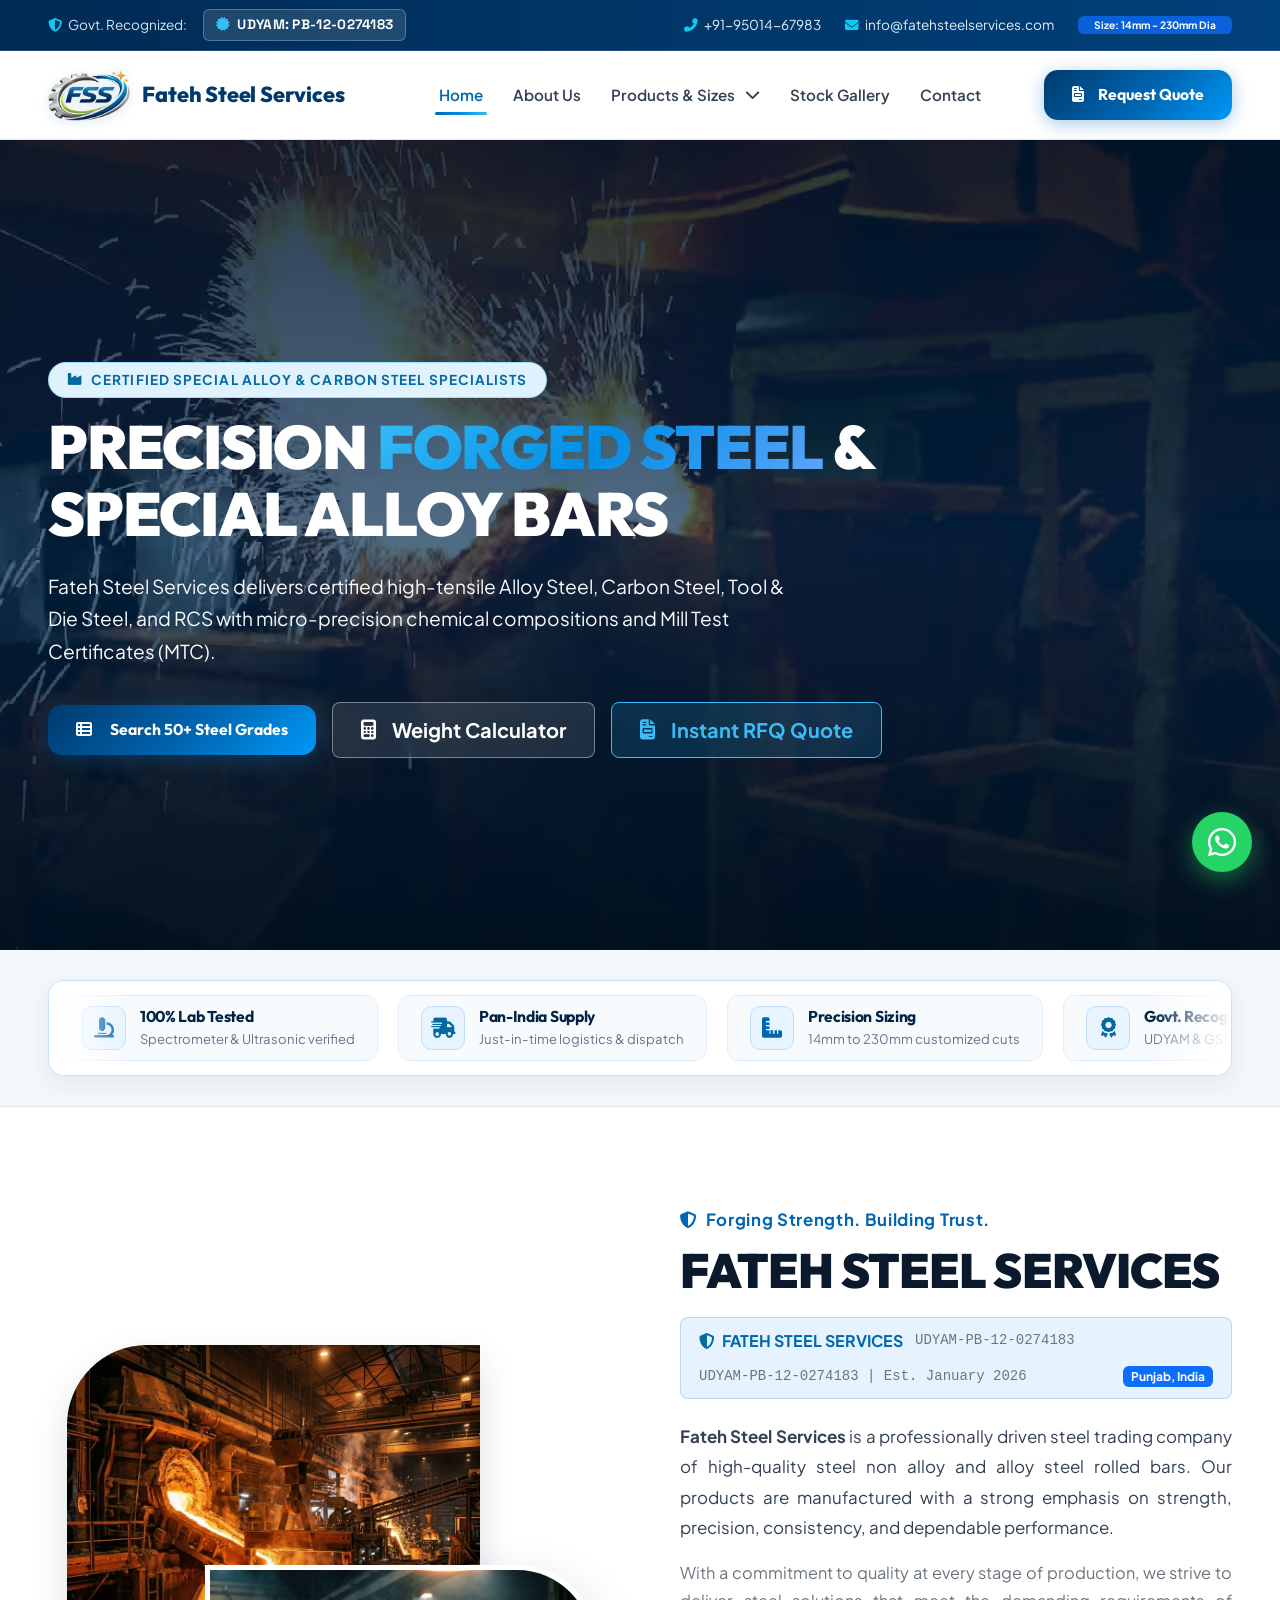
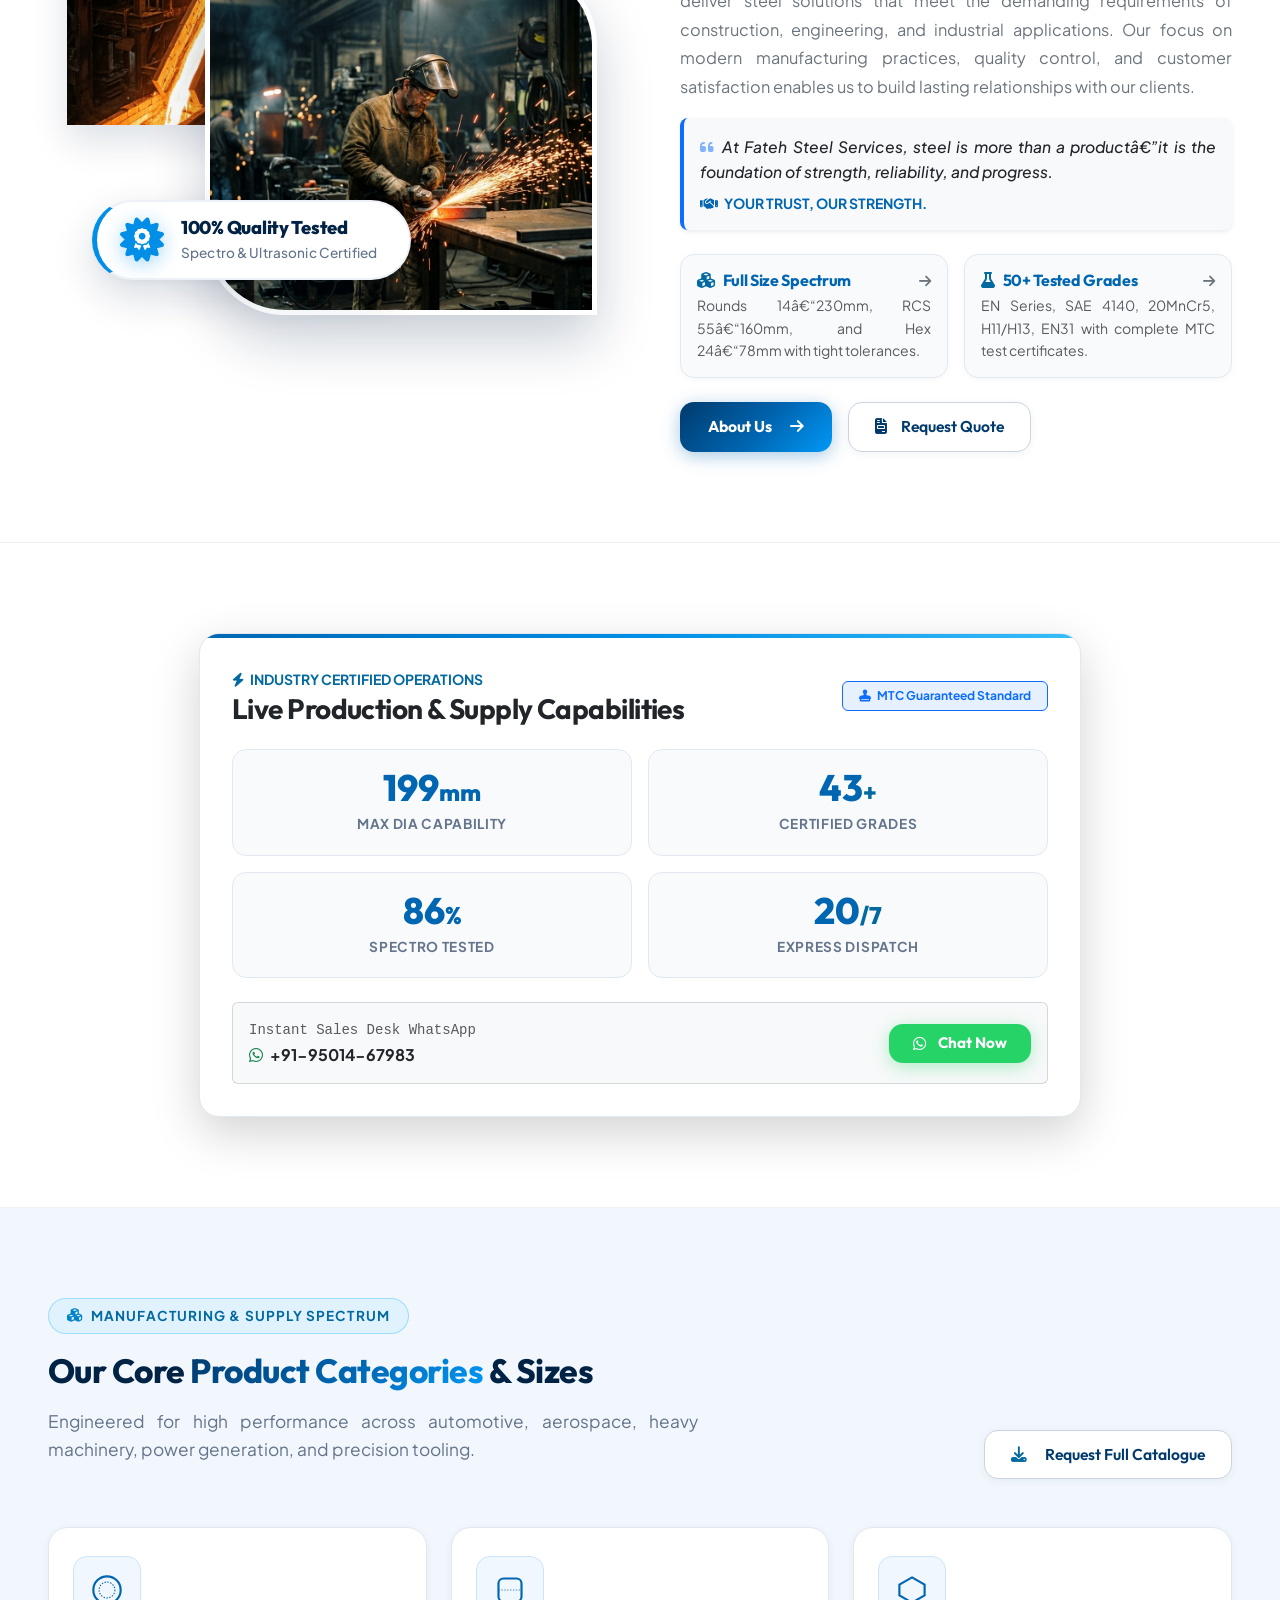
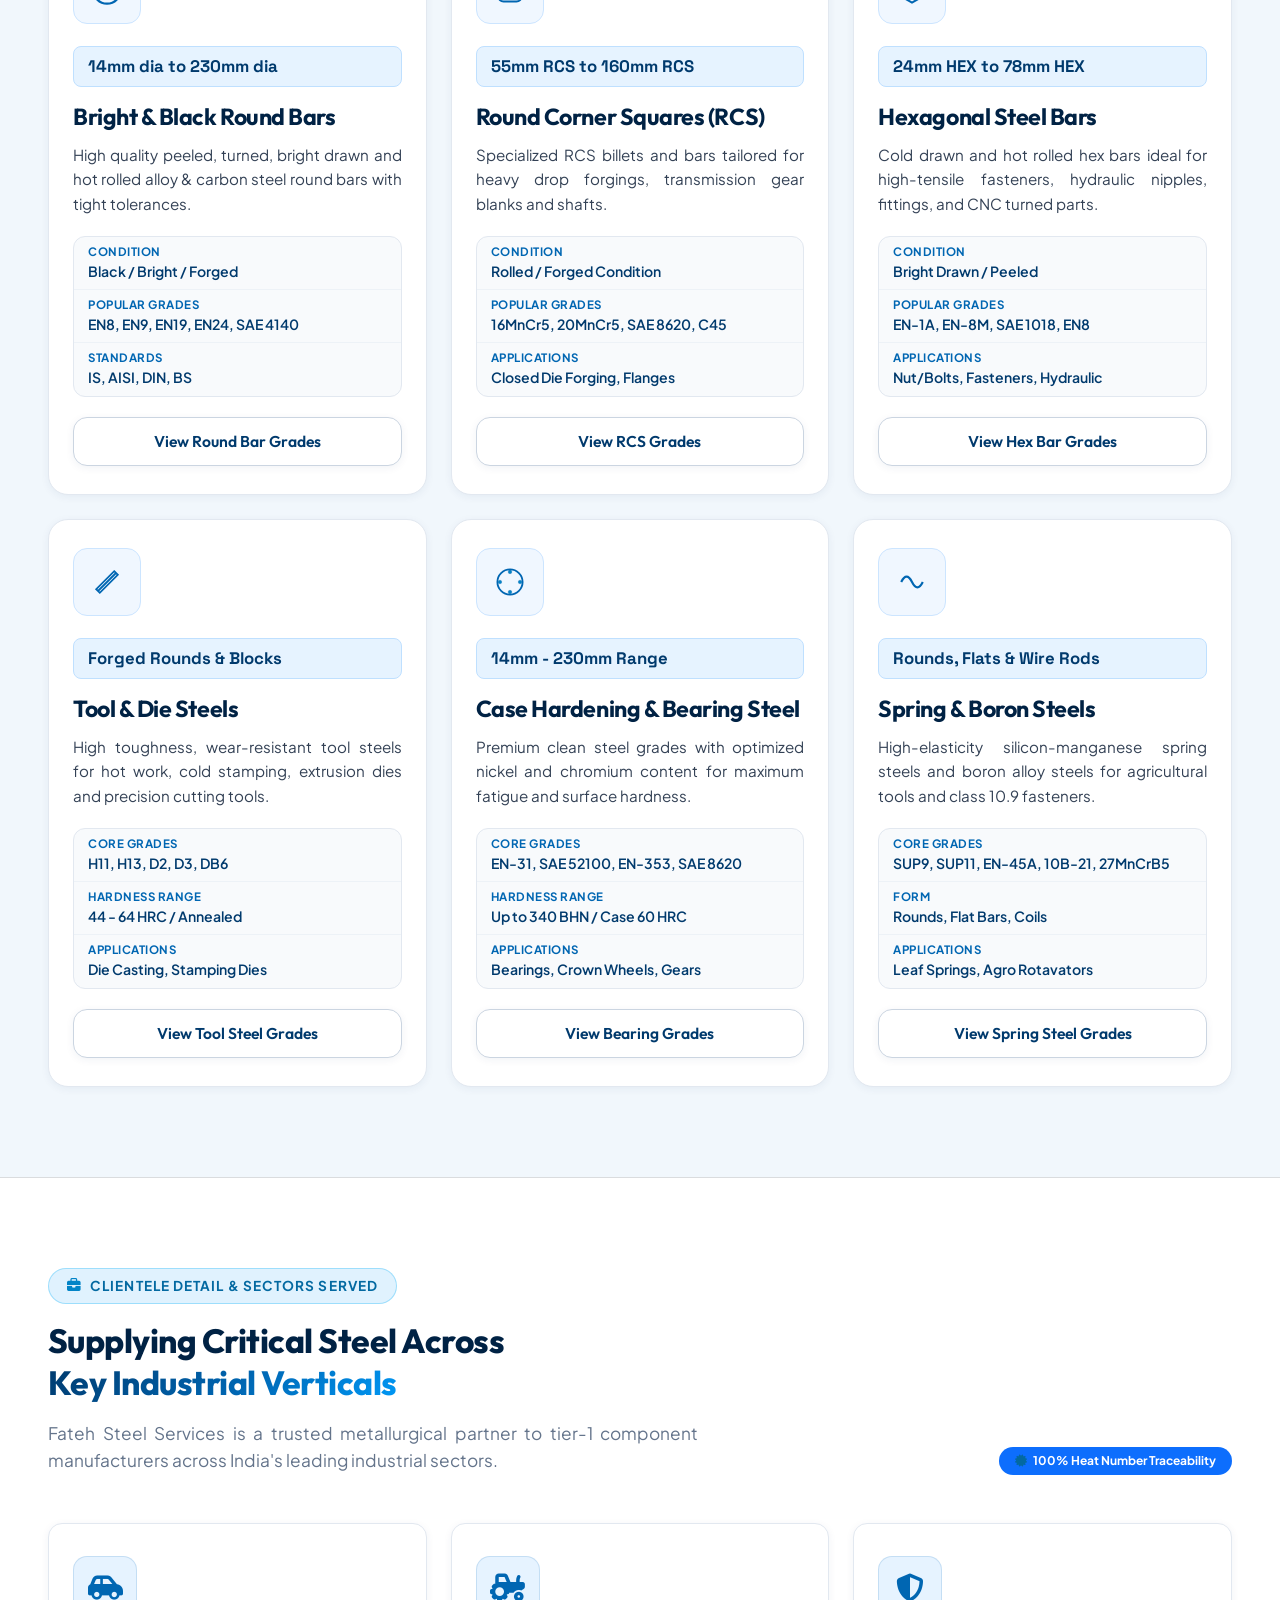
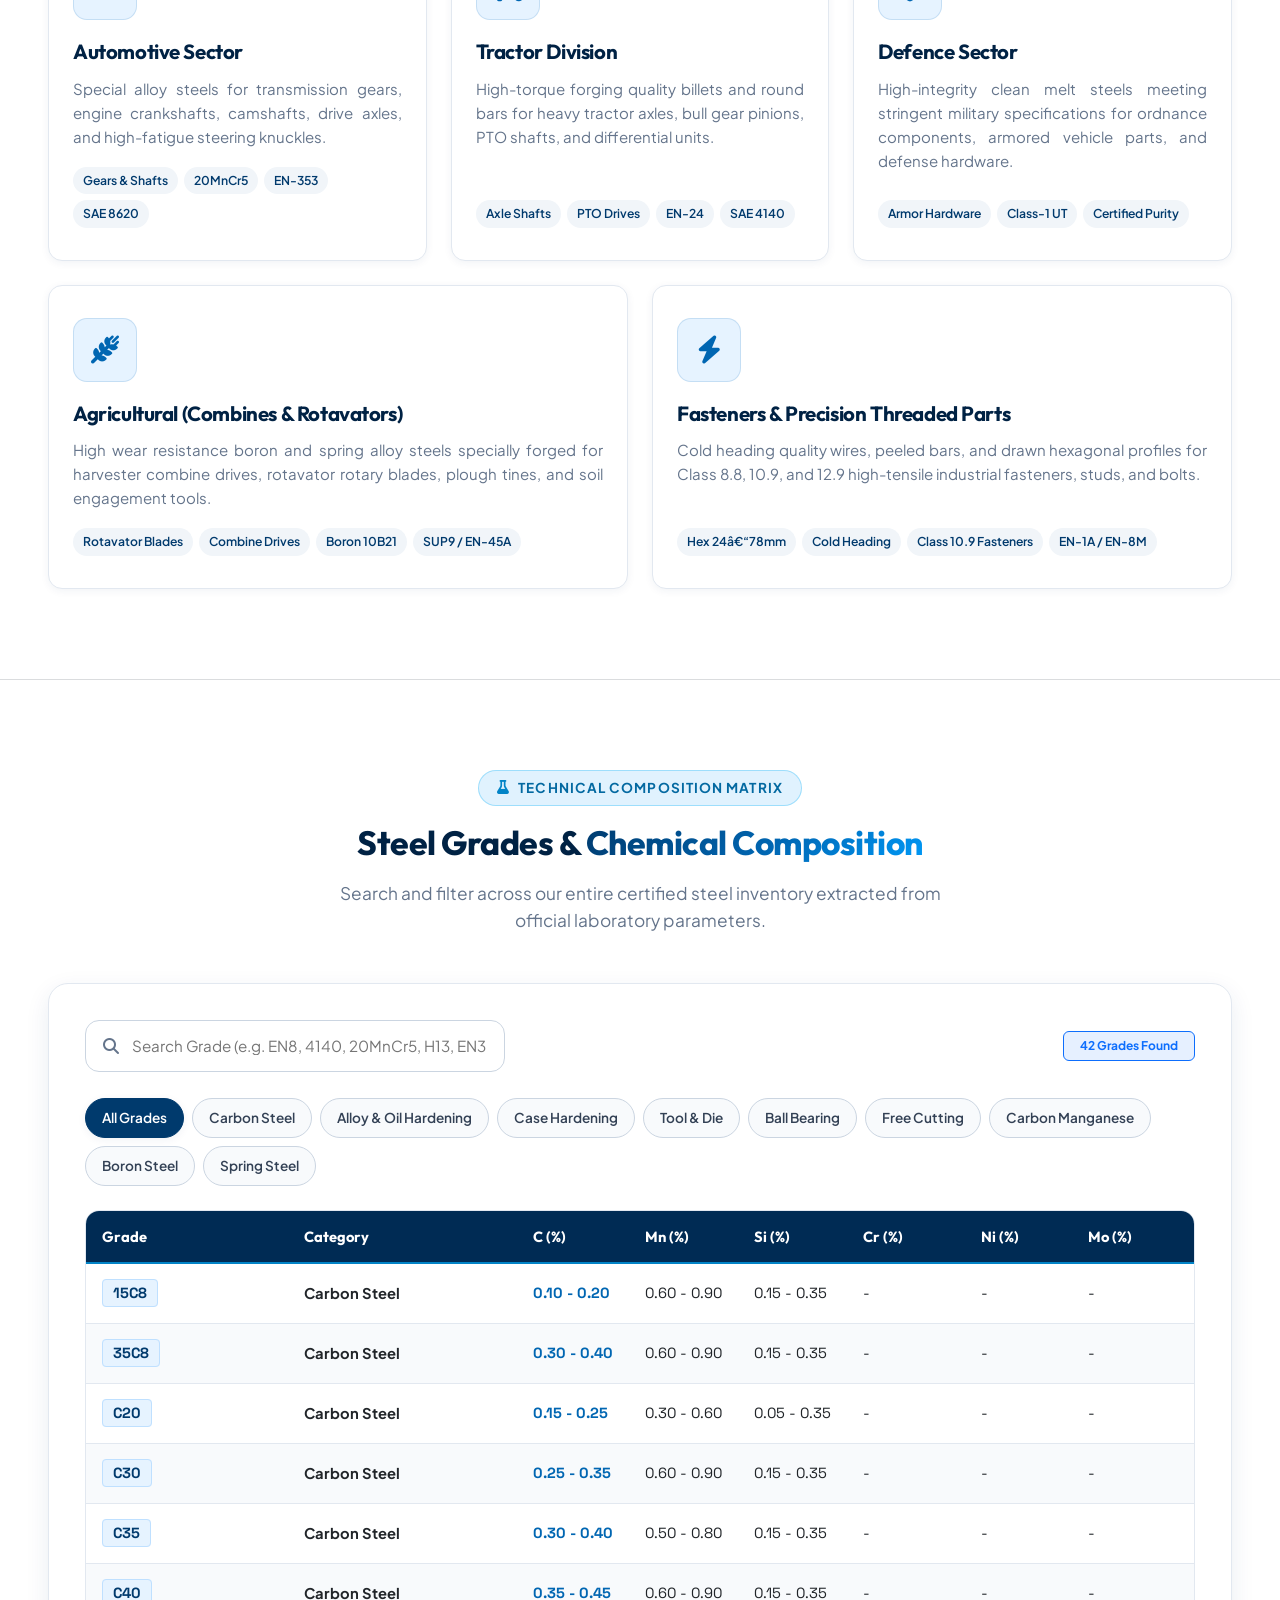
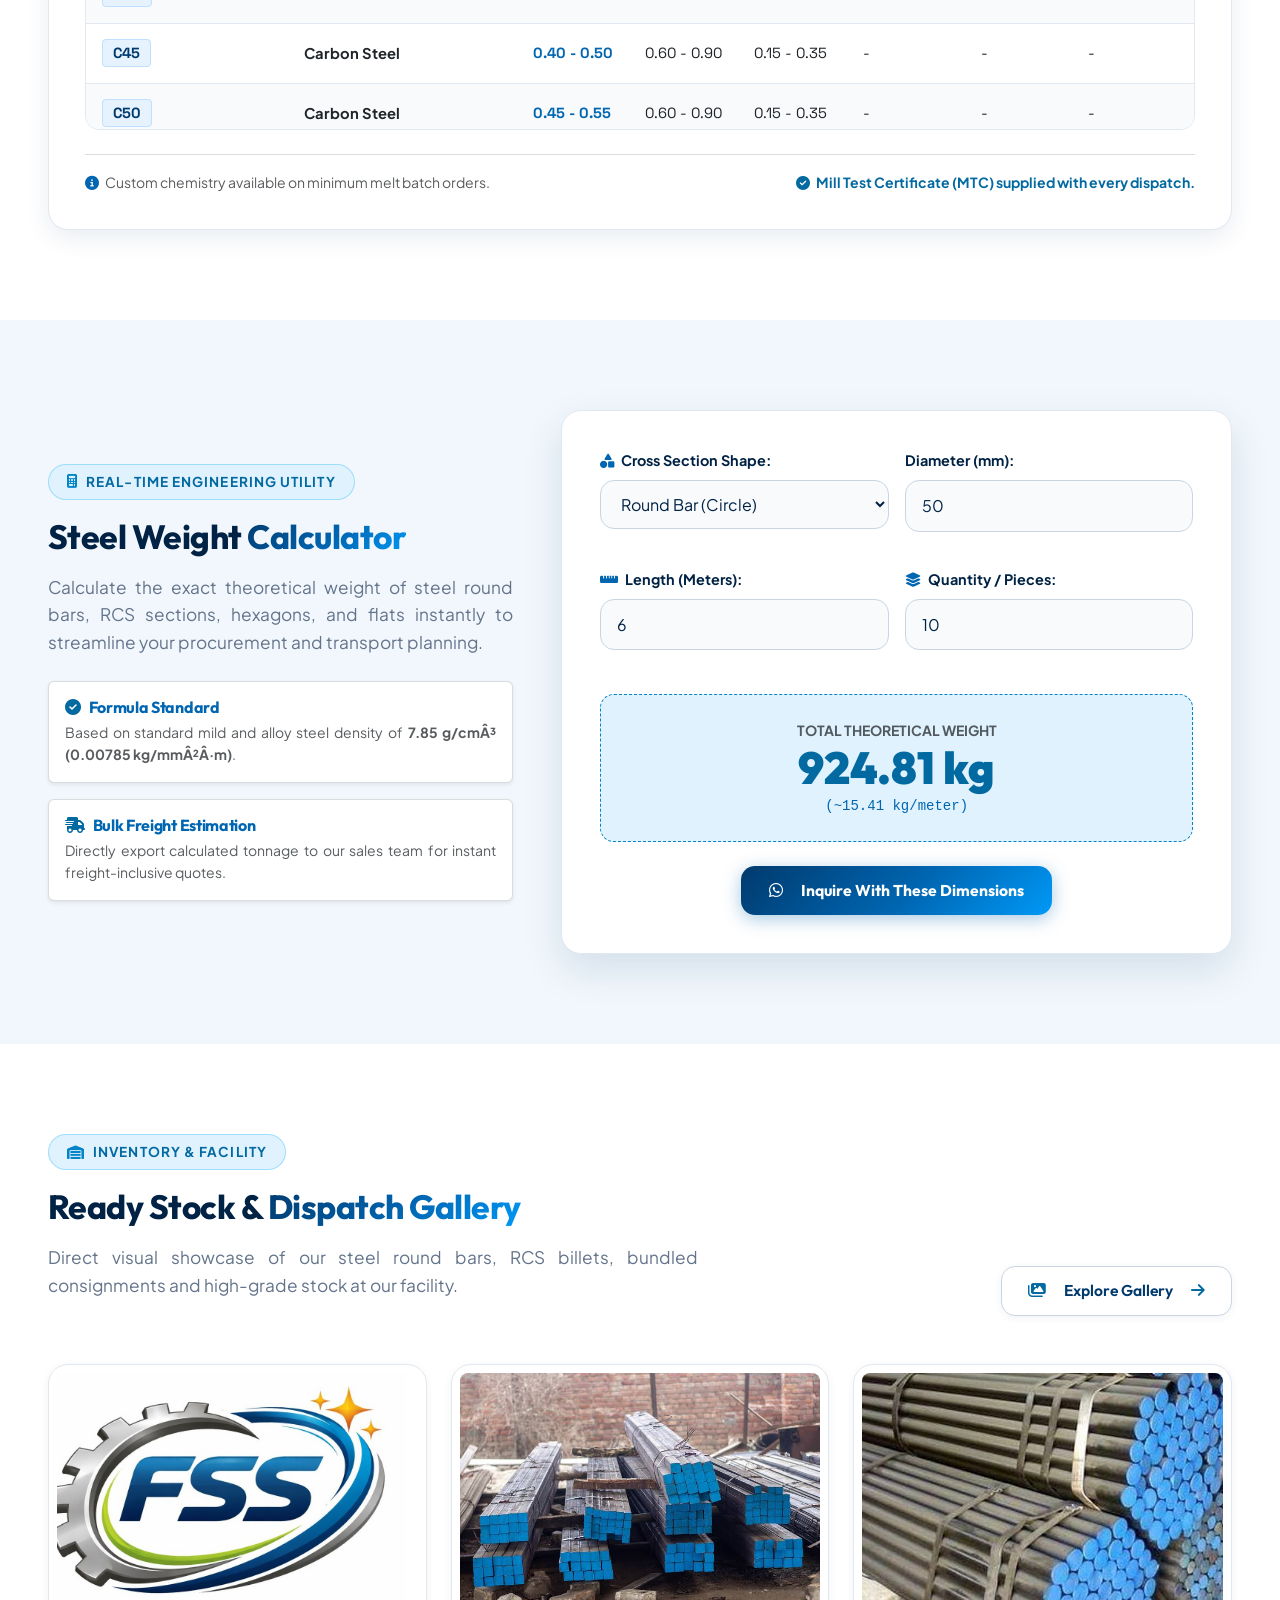
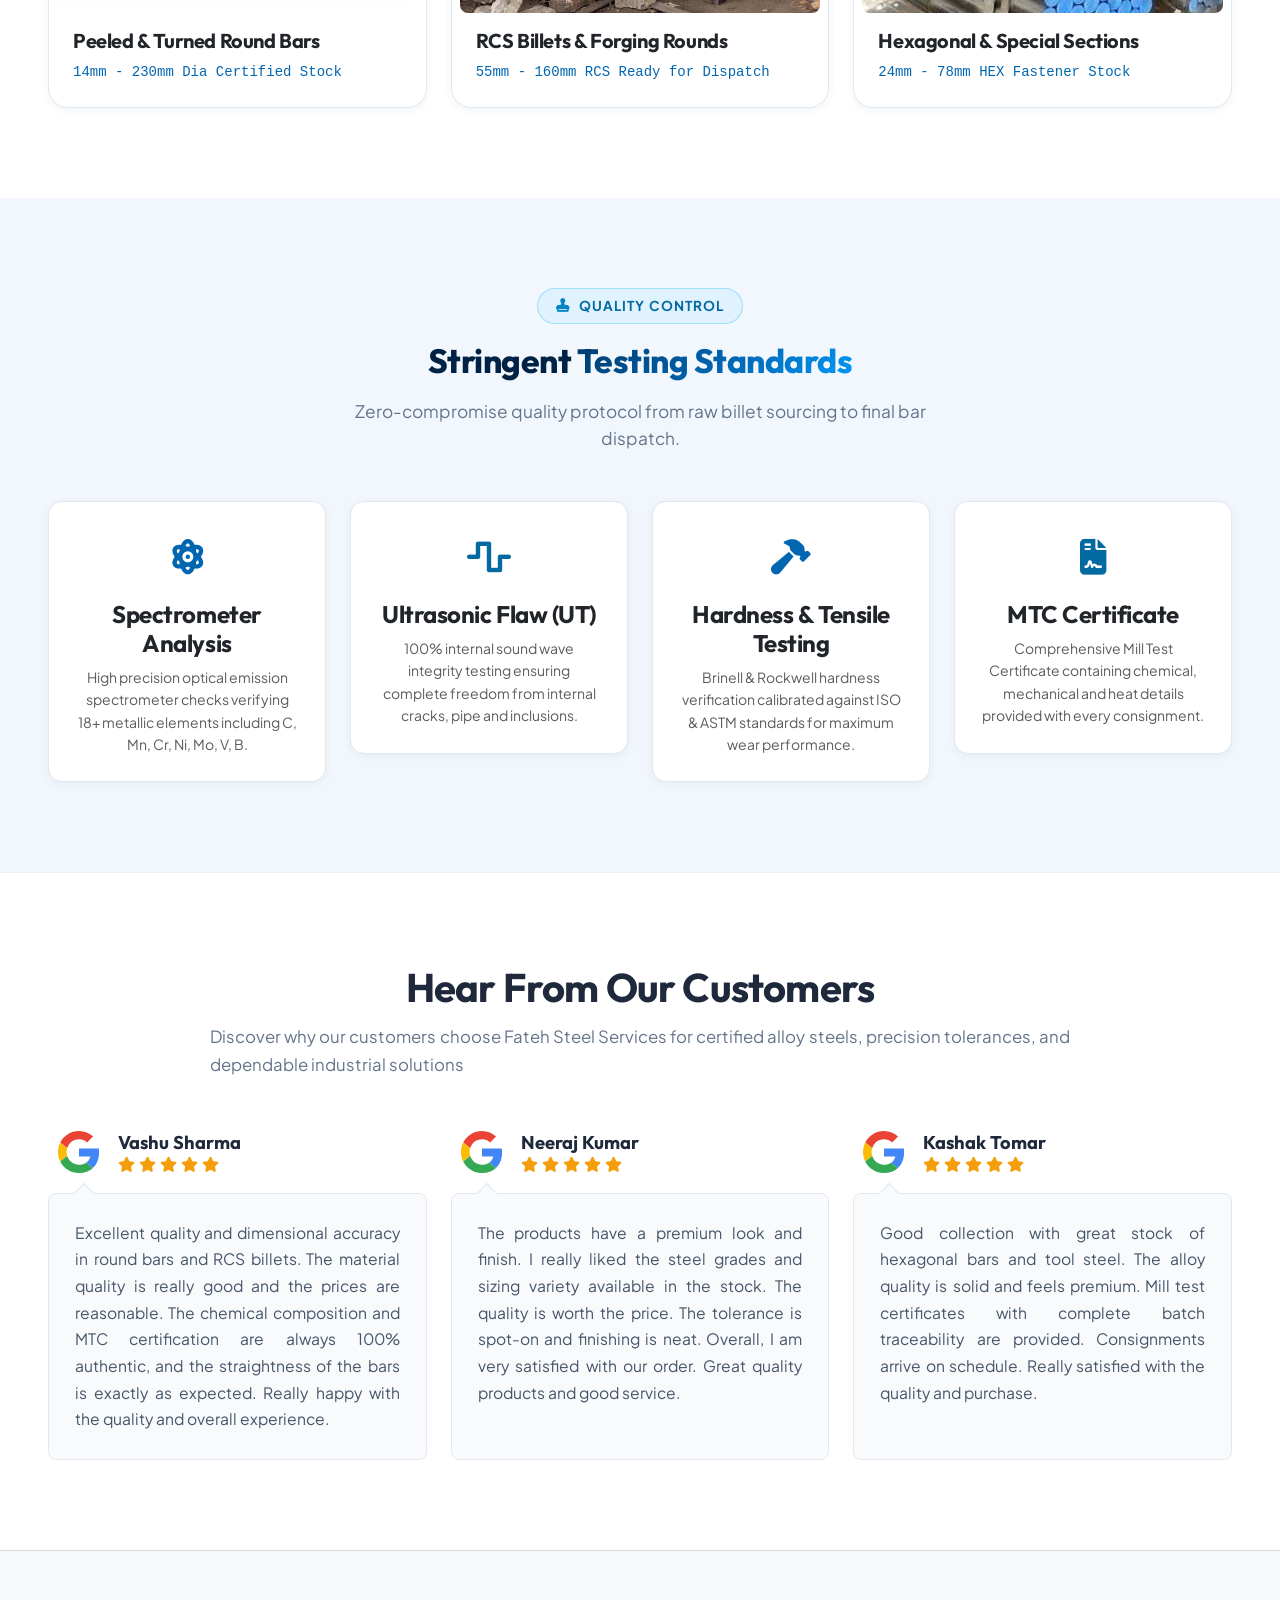
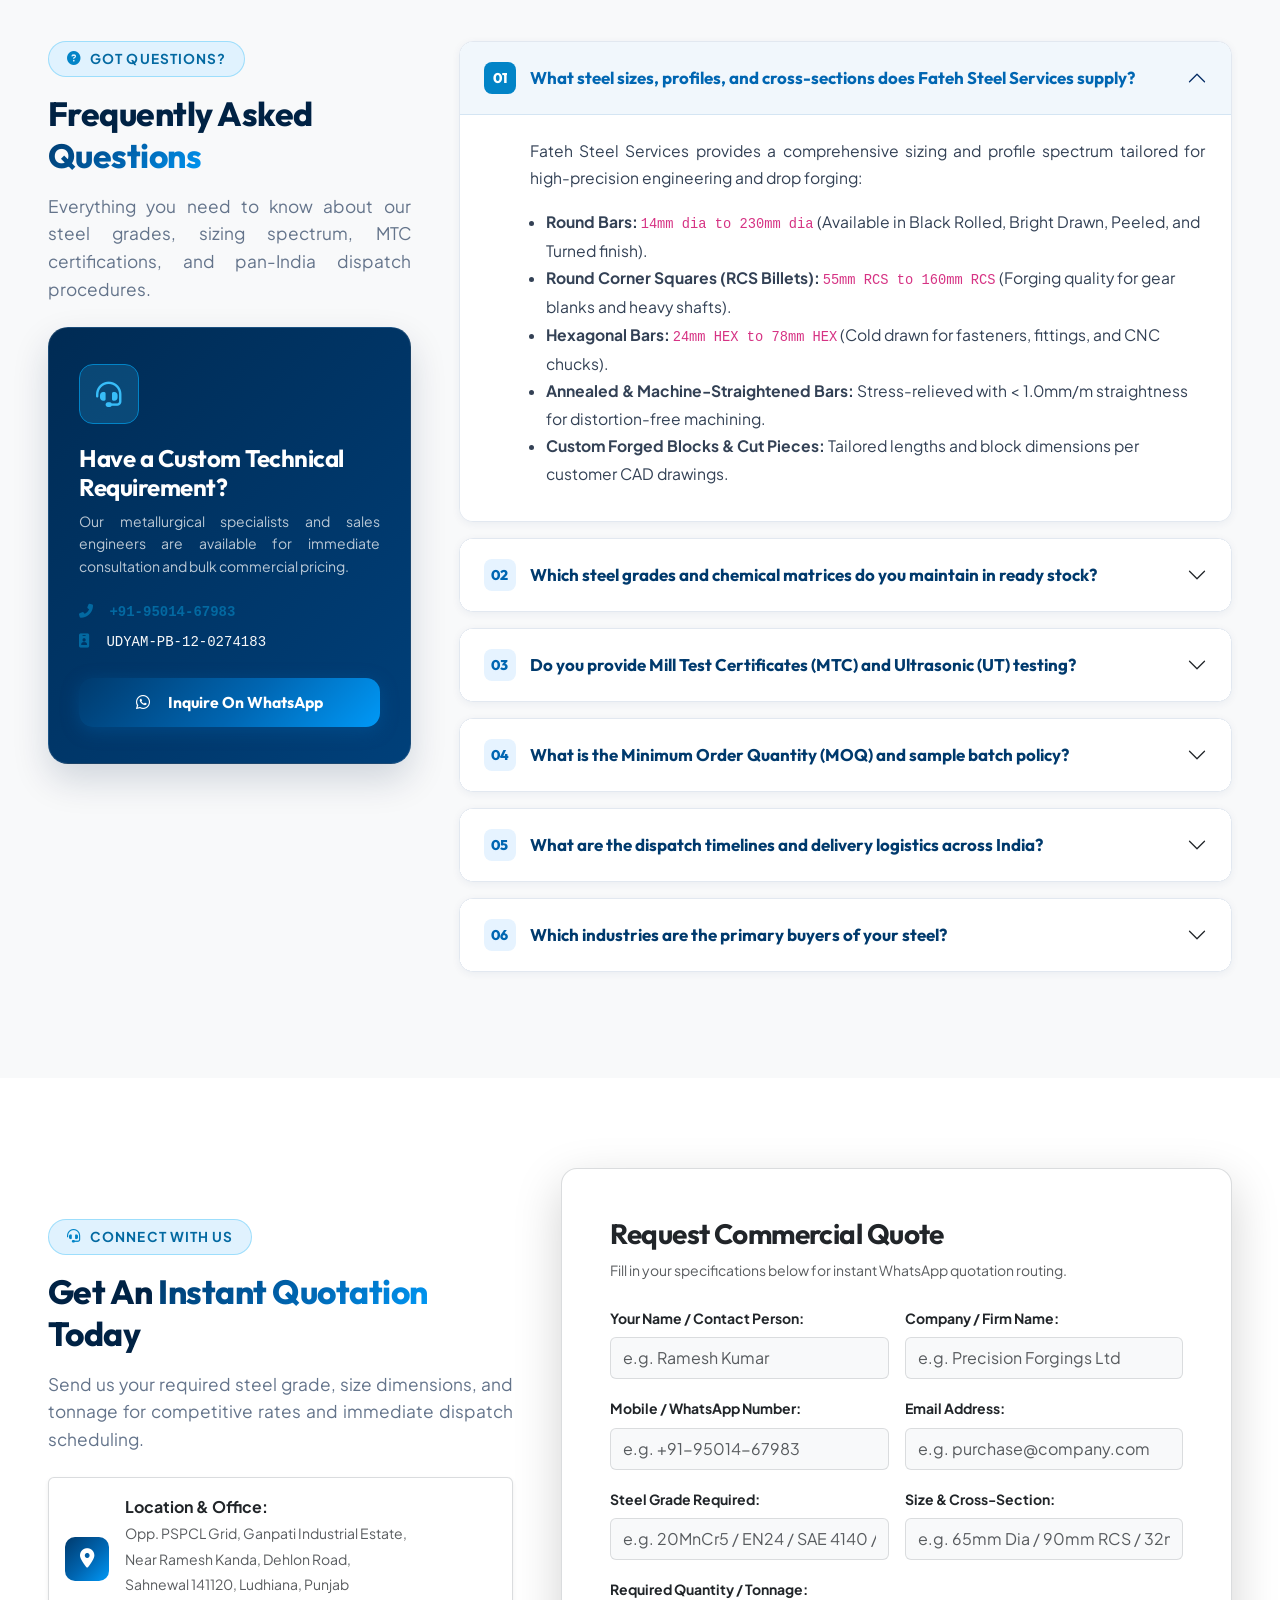
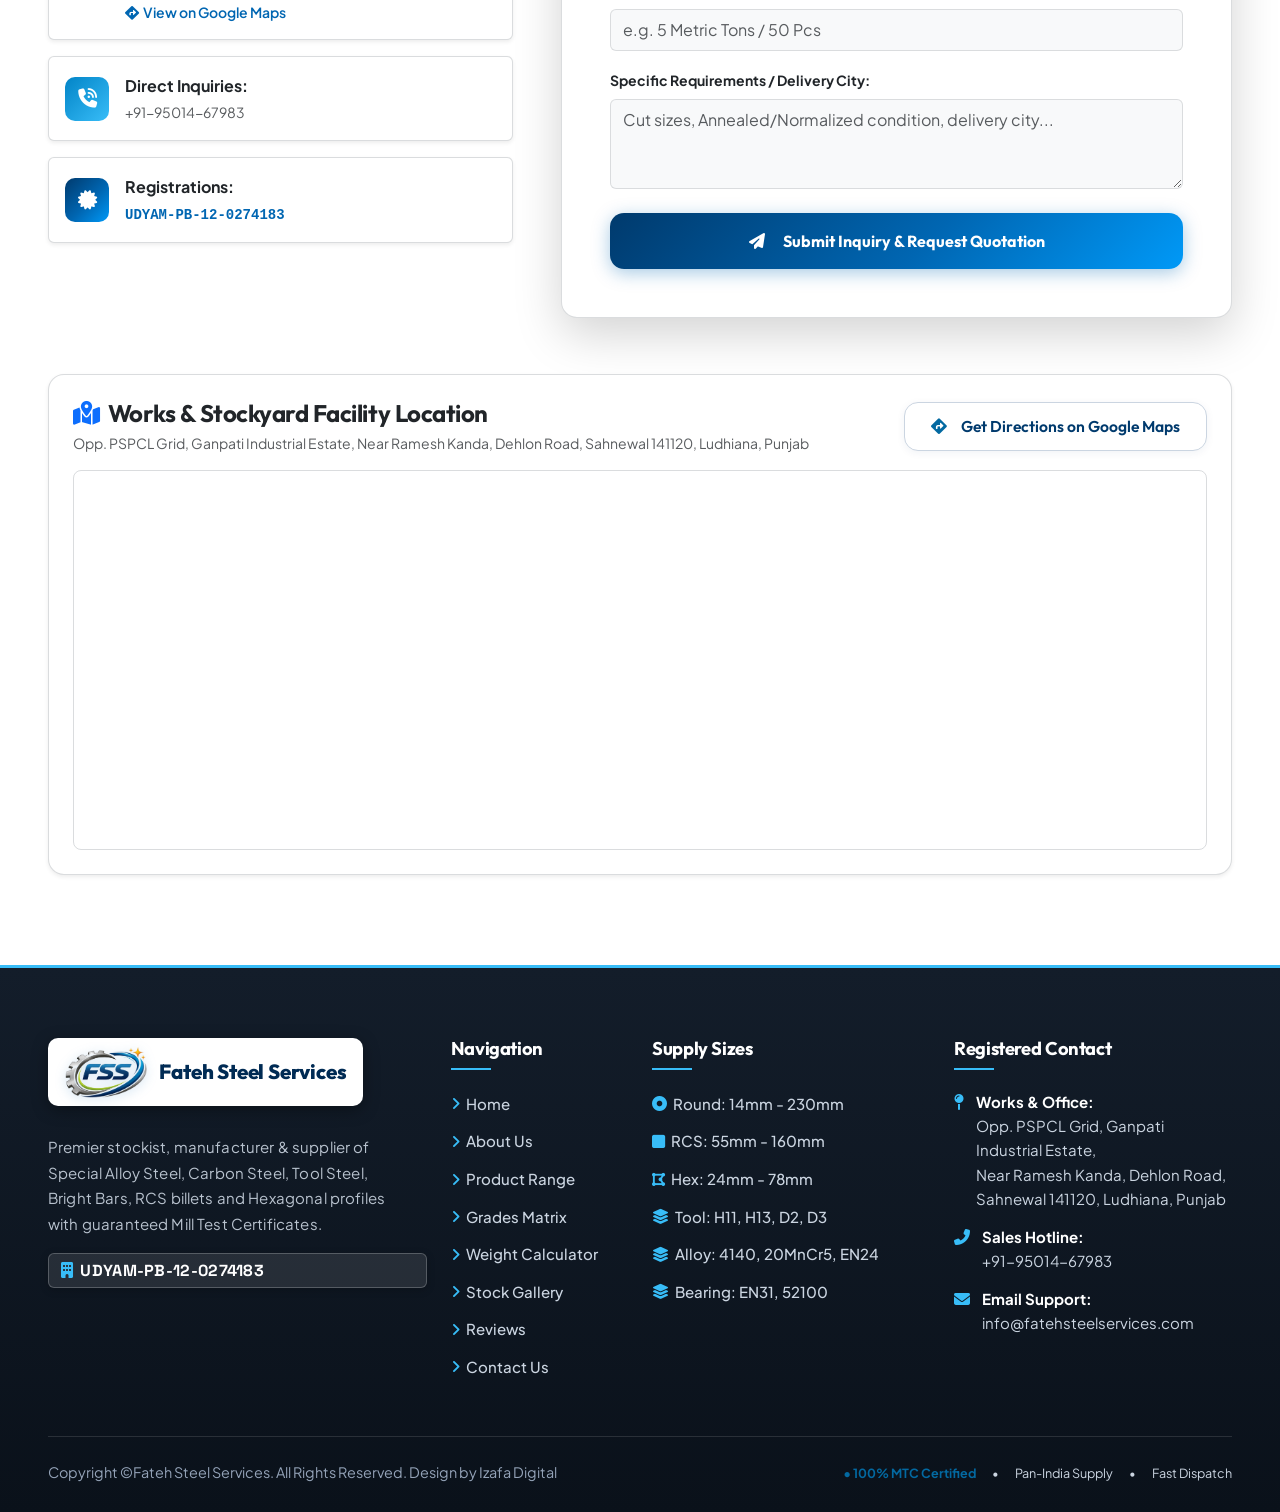
<file: index.html>
﻿<!DOCTYPE html>
<html lang="en">
<head>
  <meta charset="UTF-8">
  <meta name="viewport" content="width=device-width, initial-scale=1.0">
  <title>FATEH STEEL SERVICES | Special Alloy, Carbon & Tool Steel Manufacturer & Supplier</title>
  <meta name="description" content="Fateh Steel Services - Premier supplier and manufacturer of Special Alloy Steel, Carbon Steel, Tool Steel, Bright Round Bars (14mm-230mm), RCS (55mm-160mm) and Hexagonal Bars (24mm-78mm). GST & Udyam Registered.">
  <meta name="keywords" content="Fateh Steel Services, Steel Round Bars, RCS Bars, Hexagonal Bars, SAE 4140, 20MnCr5, EN8, EN24, EN31, H13, D2, Special Alloy Steel Punjab">

  <link rel="icon" type="image/png" href="images/logo.png">

  <link rel="stylesheet" href="css/bootstrap.min.css">
  <link rel="stylesheet" href="css/animate.css">
  <link rel="stylesheet" href="css/magnific-popup.css">
  <link rel="stylesheet" href="css/swiper-bundle.min.css">
  
  <link rel="stylesheet" href="https://cdnjs.cloudflare.com/ajax/libs/font-awesome/6.5.1/css/all.min.css">

  <link rel="stylesheet" href="css/style.css">
</head>
<body>

  <div class="top-bar d-none d-md-block">
    <div class="container-fluid px-lg-5">
      <div class="d-flex justify-content-between align-items-center">
        <div class="d-flex align-items-center gap-3">
          <span><i class="fas fa-shield-alt text-info me-1"></i> Govt. Recognized:</span>
          <span class="top-bar-badge"><i class="fas fa-certificate"></i> UDYAM: PB-12-0274183</span>
        </div>
        <div class="d-flex align-items-center gap-4">
          <a href="tel:+919501467983"><i class="fas fa-phone-alt text-info me-1"></i> +91-95014-67983</a>
          <a href="mailto:info@fatehsteelservices.com"><i class="fas fa-envelope text-info me-1"></i> info@fatehsteelservices.com</a>
          <span class="badge bg-primary bg-opacity-75 text-white fw-bold px-3 py-1">Size: 14mm - 230mm Dia</span>
        </div>
      </div>
    </div>
  </div>

  <header class="main-nav">
    <div class="container-fluid px-lg-5 py-3">
      <div class="d-flex align-items-center justify-content-between">
        
        <a href="index.html" class="navbar-brand-custom">
          <img src="images/logo.png" alt="Fateh Steel Services Logo" class="brand-logo-img">
          <div class="brand-text d-none d-sm-block">
            <h2 class="brand-title">Fateh Steel Services</h2>
          </div>
        </a>

        <nav class="d-none d-lg-block">
          <ul class="nav-links-custom">
            <li><a href="index.html" class="nav-link-item active">Home</a></li>
            <li><a href="about.html" class="nav-link-item">About Us</a></li>
            
            <li class="nav-dropdown">
              <a href="products.html" class="nav-link-item">
                Products & Sizes <i class="fas fa-chevron-down ms-1 fs-7"></i>
              </a>
              <div class="dropdown-menu-custom">
                <a href="products.html" class="dropdown-item-custom">
                  <i class="fas fa-cubes"></i> Core Products & Size Spectrum
                </a>
                <a href="grades.html" class="dropdown-item-custom">
                  <i class="fas fa-flask"></i> Steel Grades & Chemical Matrix
                </a>
                <a href="calculator.html" class="dropdown-item-custom">
                  <i class="fas fa-calculator"></i> Steel Weight Calculator
                </a>
                <a href="quality.html" class="dropdown-item-custom">
                  <i class="fas fa-stamp"></i> Quality & Lab Testing
                </a>
              </div>
            </li>

            <li><a href="gallery.html" class="nav-link-item">Stock Gallery</a></li>
            <li><a href="contact.html" class="nav-link-item">Contact</a></li>
          </ul>
        </nav>

        <div class="d-flex align-items-center gap-3">
          <button class="btn btn-molten d-none d-sm-inline-flex" data-bs-toggle="modal" data-bs-target="#rfqModal">
            <i class="fas fa-file-invoice me-1"></i> Request Quote
          </button>
          <button class="btn btn-outline-steel mobile-menu-toggle d-lg-none" type="button" data-bs-toggle="offcanvas" data-bs-target="#mobileMenu" aria-label="Toggle Navigation">
            <i class="fas fa-bars"></i>
          </button>
        </div>

      </div>
    </div>
  </header>

  <div class="offcanvas offcanvas-end bg-white text-dark" tabindex="-1" id="mobileMenu">
    <div class="offcanvas-header border-bottom border-secondary border-opacity-25 py-3">
      <div class="d-flex align-items-center gap-2">
        <img src="images/logo.png" alt="FSS Logo" style="height: 42px;">
        <div>
          <h5 class="offcanvas-title text-gradient fw-bold mb-0">Fateh Steel Services</h5>
        </div>
      </div>
      <button type="button" class="btn-close" data-bs-dismiss="offcanvas" aria-label="Close"></button>
    </div>
    <div class="offcanvas-body p-3">
      <ul class="mobile-nav-list">
        <li>
          <a href="index.html" class="mobile-nav-link active">
            <i class="fas fa-home text-blue"></i> Home
          </a>
        </li>
        <li>
          <a href="about.html" class="mobile-nav-link">
            <i class="fas fa-info-circle text-blue"></i> About Us
          </a>
        </li>
        
        <li class="mobile-submenu-box">
          <button type="button" class="mobile-submenu-toggle">
            <span class="d-flex align-items-center gap-2">
              <i class="fas fa-layer-group text-blue"></i> Products & Sizes
            </span>
            <i class="fas fa-chevron-down arrow-icon"></i>
          </button>
          <div class="mobile-submenu-items">
            <a href="products.html" class="mobile-sub-item">
              <i class="fas fa-cubes"></i> Core Products & Sizes
            </a>
            <a href="grades.html" class="mobile-sub-item">
              <i class="fas fa-flask"></i> Steel Grades & Chemical Matrix
            </a>
            <a href="calculator.html" class="mobile-sub-item">
              <i class="fas fa-calculator"></i> Steel Weight Calculator
            </a>
            <a href="quality.html" class="mobile-sub-item">
              <i class="fas fa-stamp"></i> Quality & Lab Testing
            </a>
          </div>
        </li>

        <li>
          <a href="gallery.html" class="mobile-nav-link">
            <i class="fas fa-warehouse text-blue"></i> Stock Gallery
          </a>
        </li>
        <li>
          <a href="contact.html" class="mobile-nav-link">
            <i class="fas fa-envelope text-blue"></i> Contact Us
          </a>
        </li>
      </ul>

      <div class="mt-4 pt-3 border-top border-secondary border-opacity-25">
                <p class="small text-muted mb-3 font-monospace">UDYAM-PB-12-0274183</p>
        <button class="btn btn-molten w-100" data-bs-toggle="modal" data-bs-target="#rfqModal" data-bs-dismiss="offcanvas">
          <i class="fas fa-file-invoice me-2"></i> Request Instant Quote
        </button>
        <div class="d-flex gap-2 mt-2">
          <a href="tel:+919501467983" class="btn btn-sm btn-outline-steel flex-grow-1 text-center">
            <i class="fas fa-phone-alt text-green me-1"></i> Call Us
          </a>
          <a href="https://wa.me/919501467983?text=Hello%20Fateh%20Steel%20Services" target="_blank" class="btn btn-sm btn-whatsapp flex-grow-1 text-center">
            <i class="fab fa-whatsapp me-1"></i> WhatsApp
          </a>
        </div>
      </div>
    </div>
  </div>

  <section id="home" class="hero-section hero-video-section">
    <div class="hero-video-wrap">
      <video class="hero-video-bg" autoplay muted loop playsinline poster="images/page-banner-bg.jpg">
        <source src="videos/hero-steel-reel.webm" type="video/webm">
      </video>
      <div class="hero-video-overlay"></div>
    </div>

    <div class="container-fluid px-lg-5 position-relative" style="z-index: 3;">
      <div class="row align-items-center justify-content-start text-start">
        <div class="col-lg-10 col-xl-9 hero-content wow fadeIn" data-wow-duration="1s">
          
          <div class="section-tag mb-3">
            <i class="fas fa-industry text-green"></i> Certified Special Alloy & Carbon Steel Specialists
          </div>
          
          <h1 class="hero-title text-white">
            PRECISION <span class="text-gradient-light">FORGED STEEL</span> & SPECIAL ALLOY BARS
          </h1>
          
          <p class="hero-subtitle text-light ms-0" style="max-width: 760px;">
            Fateh Steel Services delivers certified high-tensile Alloy Steel, Carbon Steel, Tool & Die Steel, and RCS with micro-precision chemical compositions and Mill Test Certificates (MTC).
          </p>

          <div class="d-flex flex-wrap gap-3 justify-content-start align-items-center">
            <a href="grades.html" class="btn btn-molten btn-lg">
              <i class="fas fa-table-list me-2"></i> Search 50+ Steel Grades
            </a>
            <a href="calculator.html" class="btn btn-outline-steel-light btn-lg">
              <i class="fas fa-calculator me-2"></i> Weight Calculator
            </a>
            <button class="btn btn-outline-green btn-lg" data-bs-toggle="modal" data-bs-target="#rfqModal">
              <i class="fas fa-file-invoice me-2"></i> Instant RFQ Quote
            </button>
          </div>

        </div>
      </div>
    </div>
  </section>

  <section class="capability-ribbon-section">
    <div class="container-fluid px-lg-5">
      <div class="capability-ribbon capability-ribbon-box">
        <div class="ribbon-ticker">
          <div class="ribbon-track">
            
            <div class="ribbon-group">
              <div class="ribbon-item">
                <div class="ribbon-icon"><i class="fas fa-microscope"></i></div>
                <div class="ribbon-info">
                  <h4>100% Lab Tested</h4>
                  <p>Spectrometer & Ultrasonic verified</p>
                </div>
              </div>
              <div class="ribbon-item">
                <div class="ribbon-icon"><i class="fas fa-truck-fast text-green"></i></div>
                <div class="ribbon-info">
                  <h4>Pan-India Supply</h4>
                  <p>Just-in-time logistics & dispatch</p>
                </div>
              </div>
              <div class="ribbon-item">
                <div class="ribbon-icon"><i class="fas fa-ruler-combined"></i></div>
                <div class="ribbon-info">
                  <h4>Precision Sizing</h4>
                  <p>14mm to 230mm customized cuts</p>
                </div>
              </div>
              <div class="ribbon-item">
                <div class="ribbon-icon"><i class="fas fa-award text-green"></i></div>
                <div class="ribbon-info">
                  <h4>Govt. Recognized</h4>
                  <p>UDYAM & GST Registered entity</p>
                </div>
              </div>
              <div class="ribbon-item">
                <div class="ribbon-icon"><i class="fas fa-certificate text-green"></i></div>
                <div class="ribbon-info">
                  <h4>100% MTC Certified</h4>
                  <p>Chemical & mechanical test compliance</p>
                </div>
              </div>
              <div class="ribbon-item">
                <div class="ribbon-icon"><i class="fas fa-cubes"></i></div>
                <div class="ribbon-info">
                  <h4>50+ Steel Grades</h4>
                  <p>Alloy, Carbon & Tool Steel matrix</p>
                </div>
              </div>
            </div>

            <div class="ribbon-group" aria-hidden="true">
              <div class="ribbon-item">
                <div class="ribbon-icon"><i class="fas fa-microscope"></i></div>
                <div class="ribbon-info">
                  <h4>100% Lab Tested</h4>
                  <p>Spectrometer & Ultrasonic verified</p>
                </div>
              </div>
              <div class="ribbon-item">
                <div class="ribbon-icon"><i class="fas fa-truck-fast text-green"></i></div>
                <div class="ribbon-info">
                  <h4>Pan-India Supply</h4>
                  <p>Just-in-time logistics & dispatch</p>
                </div>
              </div>
              <div class="ribbon-item">
                <div class="ribbon-icon"><i class="fas fa-ruler-combined"></i></div>
                <div class="ribbon-info">
                  <h4>Precision Sizing</h4>
                  <p>14mm to 230mm customized cuts</p>
                </div>
              </div>
              <div class="ribbon-item">
                <div class="ribbon-icon"><i class="fas fa-award text-green"></i></div>
                <div class="ribbon-info">
                  <h4>Govt. Recognized</h4>
                  <p>UDYAM & GST Registered entity</p>
                </div>
              </div>
              <div class="ribbon-item">
                <div class="ribbon-icon"><i class="fas fa-certificate text-green"></i></div>
                <div class="ribbon-info">
                  <h4>100% MTC Certified</h4>
                  <p>Chemical & mechanical test compliance</p>
                </div>
              </div>
              <div class="ribbon-item">
                <div class="ribbon-icon"><i class="fas fa-cubes"></i></div>
                <div class="ribbon-info">
                  <h4>50+ Steel Grades</h4>
                  <p>Alloy, Carbon & Tool Steel matrix</p>
                </div>
              </div>
            </div>

          </div>
        </div>
      </div>
    </div>
  </section>

  <section id="about" class="about-intro-section position-relative">
    <div class="container-fluid px-lg-5 position-relative" style="z-index: 2;">
      <div class="row g-5 align-items-center">
        
        <div class="col-lg-6">
          <div class="about-images-composition wow fadeInLeft" data-wow-duration="1.2s">
            <div class="about-img-card-top">
              <img src="images/about-intro-1.jpg" alt="Fateh Steel Molten Steel Foundry" loading="lazy">
            </div>
            
            <div class="about-img-card-bottom">
              <img src="images/about-intro-2.jpg" alt="Fateh Steel Precision Processing Worker" loading="lazy">
            </div>

            <div class="about-floating-pill">
              <div class="about-pill-award-icon">
                <i class="fas fa-certificate badge-flower"></i>
                <i class="fas fa-award badge-trophy"></i>
              </div>
              <div class="about-floating-pill-text">
                <strong>100% Quality Tested</strong>
                <span>Spectro & Ultrasonic Certified</span>
              </div>
            </div>
          </div>
        </div>

        <div class="col-lg-6">
          <div class="ps-lg-3 wow fadeInRight" data-wow-duration="1.2s">
            <span class="about-tagline-blue">
              <i class="fas fa-shield-halved me-2"></i>Forging Strength. Building Trust.
            </span>
            
            <h2 class="about-heading-intro">Fateh Steel Services</h2>

            <div class="about-credentials-strip">
              <span class="fw-bold text-blue"><i class="fas fa-shield-alt text-green me-1"></i> FATEH STEEL SERVICES</span>
              <span class="text-secondary small font-monospace">UDYAM-PB-12-0274183</span>
              <span class="text-secondary small font-monospace">UDYAM-PB-12-0274183 | Est. January 2026</span>
              <span class="badge bg-primary text-white ms-auto">Punjab, India</span>
            </div>

            <p class="about-intro-paragraph mb-3">
              <strong>Fateh Steel Services</strong> is a professionally driven steel trading company of high-quality steel non alloy and alloy steel rolled bars. Our products are manufactured with a strong emphasis on strength, precision, consistency, and dependable performance.
            </p>

            <p class="text-secondary mb-3" style="font-size: 1.02rem; line-height: 1.75;">
              With a commitment to quality at every stage of production, we strive to deliver steel solutions that meet the demanding requirements of construction, engineering, and industrial applications. Our focus on modern manufacturing practices, quality control, and customer satisfaction enables us to build lasting relationships with our clients.
            </p>

            <div class="p-3 mb-4 rounded-3 border-start border-4 border-primary bg-light shadow-sm">
              <p class="mb-2 text-dark fst-italic fw-medium" style="font-size: 0.98rem; line-height: 1.6;">
                <i class="fas fa-quote-left text-primary me-2 opacity-50"></i>At Fateh Steel Services, steel is more than a productâ€”it is the foundation of strength, reliability, and progress.
              </p>
              <div class="text-blue fw-bold small text-uppercase tracking-wider">
                <i class="fas fa-handshake me-1"></i> Your Trust, Our Strength.
              </div>
            </div>

            <div class="row g-3 mb-4">
              <div class="col-sm-6">
                <a href="products.html" class="feature-link-card d-block p-3 h-100 text-decoration-none" title="Explore Products & Size Spectrum">
                  <div class="d-flex align-items-center justify-content-between mb-1">
                    <h6 class="text-blue mb-0 fw-bold"><i class="fas fa-cubes text-green me-2"></i>Full Size Spectrum</h6>
                    <i class="fas fa-arrow-right text-secondary small feature-link-arrow"></i>
                  </div>
                  <p class="text-muted small mb-0">Rounds 14â€“230mm, RCS 55â€“160mm, and Hex 24â€“78mm with tight tolerances.</p>
                </a>
              </div>
              <div class="col-sm-6">
                <a href="grades.html" class="feature-link-card d-block p-3 h-100 text-decoration-none" title="View Steel Grades & Chemical Matrix">
                  <div class="d-flex align-items-center justify-content-between mb-1">
                    <h6 class="text-blue mb-0 fw-bold"><i class="fas fa-flask text-green me-2"></i>50+ Tested Grades</h6>
                    <i class="fas fa-arrow-right text-secondary small feature-link-arrow"></i>
                  </div>
                  <p class="text-muted small mb-0">EN Series, SAE 4140, 20MnCr5, H11/H13, EN31 with complete MTC test certificates.</p>
                </a>
              </div>
            </div>

            <div class="d-flex flex-wrap gap-3 align-items-center">
              <a href="about.html" class="btn btn-molten">
                About Us <i class="fas fa-arrow-right ms-2"></i>
              </a>
              <button class="btn btn-outline-steel" data-bs-toggle="modal" data-bs-target="#rfqModal">
                <i class="fas fa-file-invoice me-1"></i> Request Quote
              </button>
            </div>

          </div>
        </div>

      </div>
    </div>
  </section>

  <section class="section-padding bg-surface border-top border-bottom border-secondary border-opacity-10">
    <div class="container-fluid px-lg-5">
      <div class="row justify-content-center">
        <div class="col-lg-10 col-xl-9 wow fadeInUp" data-wow-duration="1s">
          <div class="hero-visual-card shadow-lg">
            <div class="d-flex flex-wrap align-items-center justify-content-between gap-3 mb-4">
              <div>
                <span class="text-green small text-uppercase fw-bold"><i class="fas fa-bolt me-1"></i> Industry Certified Operations</span>
                <h3 class="text-dark mb-0 fw-bold">Live Production & Supply Capabilities</h3>
              </div>
              <span class="badge bg-primary bg-opacity-10 text-primary border border-primary px-3 py-2 fw-bold">
                <i class="fas fa-stamp me-1"></i> MTC Guaranteed Standard
              </span>
            </div>
            
            <div class="hero-stat-grid">
              <div class="hero-stat-box">
                <div class="hero-stat-num"><span class="counter">230</span><span class="fs-4 text-blue">mm</span></div>
                <div class="hero-stat-label">Max Dia Capability</div>
              </div>
              <div class="hero-stat-box">
                <div class="hero-stat-num"><span class="counter">50</span><span class="fs-4 text-green">+</span></div>
                <div class="hero-stat-label">Certified Grades</div>
              </div>
              <div class="hero-stat-box">
                <div class="hero-stat-num"><span class="counter">100</span><span class="fs-4 text-blue">%</span></div>
                <div class="hero-stat-label">Spectro Tested</div>
              </div>
              <div class="hero-stat-box">
                <div class="hero-stat-num"><span class="counter">24</span><span class="fs-4 text-green">/7</span></div>
                <div class="hero-stat-label">Express Dispatch</div>
              </div>
            </div>

            <div class="p-3 mt-4 rounded bg-light border border-secondary border-opacity-25 d-flex flex-wrap align-items-center justify-content-between gap-3">
              <div>
                <small class="text-muted d-block font-monospace">Instant Sales Desk WhatsApp</small>
                <strong class="text-dark fs-6"><i class="fab fa-whatsapp text-success me-1"></i> +91-95014-67983</strong>
              </div>
              <a href="https://wa.me/919501467983?text=Hi%20Fateh%20Steel%20Services,%20I%20need%20a%20quotation%20for%20steel%20supplies" target="_blank" class="btn btn-whatsapp px-4 py-2">
                <i class="fab fa-whatsapp me-1"></i> Chat Now
              </a>
            </div>
          </div>
        </div>
      </div>
    </div>
  </section>

  <section id="products" class="section-padding bg-alt">
    <div class="container-fluid px-lg-5">
      
      <div class="row justify-content-between align-items-end mb-5">
        <div class="col-lg-7">
          <div class="section-tag">
            <i class="fas fa-cubes"></i> Manufacturing & Supply Spectrum
          </div>
          <h2 class="section-title">
            Our Core <span class="text-gradient">Product Categories</span> & Sizes
          </h2>
          <p class="section-desc">
            Engineered for high performance across automotive, aerospace, heavy machinery, power generation, and precision tooling.
          </p>
        </div>
        <div class="col-lg-4 text-lg-end mt-3 mt-lg-0">
          <button class="btn btn-outline-steel" data-bs-toggle="modal" data-bs-target="#rfqModal">
            <i class="fas fa-download me-2 text-green"></i> Request Full Catalogue
          </button>
        </div>
      </div>

      <div class="row g-4">
        
        <div class="col-lg-4 col-md-6 wow fadeInUp" data-wow-delay="0.1s">
          <div class="product-card">
            <div class="product-shape-icon">
              <svg viewBox="0 0 100 100">
                <circle cx="50" cy="50" r="38" stroke-width="6"/>
                <circle cx="50" cy="50" r="22" stroke-dasharray="4,4" stroke-width="3"/>
              </svg>
            </div>
            <div class="product-size-badge">14mm dia to 230mm dia</div>
            <h3>Bright & Black Round Bars</h3>
            <p>High quality peeled, turned, bright drawn and hot rolled alloy & carbon steel round bars with tight tolerances.</p>
            <ul class="product-spec-list">
              <li><span>Condition</span> <span>Black / Bright / Forged</span></li>
              <li><span>Popular Grades</span> <span>EN8, EN9, EN19, EN24, SAE 4140</span></li>
              <li><span>Standards</span> <span>IS, AISI, DIN, BS</span></li>
            </ul>
            <a href="#grades" class="btn btn-sm btn-outline-steel w-100">View Round Bar Grades</a>
          </div>
        </div>

        <div class="col-lg-4 col-md-6 wow fadeInUp" data-wow-delay="0.2s">
          <div class="product-card">
            <div class="product-shape-icon">
              <svg viewBox="0 0 100 100">
                <rect x="18" y="18" width="64" height="64" rx="14" ry="14" stroke-width="6"/>
                <line x1="18" y1="50" x2="82" y2="50" stroke-dasharray="4,4" stroke-width="2"/>
              </svg>
            </div>
            <div class="product-size-badge">55mm RCS to 160mm RCS</div>
            <h3>Round Corner Squares (RCS)</h3>
            <p>Specialized RCS billets and bars tailored for heavy drop forgings, transmission gear blanks and shafts.</p>
            <ul class="product-spec-list">
              <li><span>Condition</span> <span>Rolled / Forged Condition</span></li>
              <li><span>Popular Grades</span> <span>16MnCr5, 20MnCr5, SAE 8620, C45</span></li>
              <li><span>Applications</span> <span>Closed Die Forging, Flanges</span></li>
            </ul>
            <a href="#grades" class="btn btn-sm btn-outline-steel w-100">View RCS Grades</a>
          </div>
        </div>

        <div class="col-lg-4 col-md-6 wow fadeInUp" data-wow-delay="0.3s">
          <div class="product-card">
            <div class="product-shape-icon">
              <svg viewBox="0 0 100 100">
                <polygon points="50,15 85,35 85,65 50,85 15,65 15,35" stroke-width="6"/>
              </svg>
            </div>
            <div class="product-size-badge">24mm HEX to 78mm HEX</div>
            <h3>Hexagonal Steel Bars</h3>
            <p>Cold drawn and hot rolled hex bars ideal for high-tensile fasteners, hydraulic nipples, fittings, and CNC turned parts.</p>
            <ul class="product-spec-list">
              <li><span>Condition</span> <span>Bright Drawn / Peeled</span></li>
              <li><span>Popular Grades</span> <span>EN-1A, EN-8M, SAE 1018, EN8</span></li>
              <li><span>Applications</span> <span>Nut/Bolts, Fasteners, Hydraulic</span></li>
            </ul>
            <a href="#grades" class="btn btn-sm btn-outline-steel w-100">View Hex Bar Grades</a>
          </div>
        </div>

        <div class="col-lg-4 col-md-6 wow fadeInUp" data-wow-delay="0.4s">
          <div class="product-card">
            <div class="product-shape-icon">
              <svg viewBox="0 0 100 100">
                <path d="M25 75 L75 25 M70 20 L80 30 L30 80 L20 70 Z" stroke-width="5"/>
              </svg>
            </div>
            <div class="product-size-badge">Forged Rounds & Blocks</div>
            <h3>Tool & Die Steels</h3>
            <p>High toughness, wear-resistant tool steels for hot work, cold stamping, extrusion dies and precision cutting tools.</p>
            <ul class="product-spec-list">
              <li><span>Core Grades</span> <span>H11, H13, D2, D3, DB6</span></li>
              <li><span>Hardness Range</span> <span>44 - 64 HRC / Annealed</span></li>
              <li><span>Applications</span> <span>Die Casting, Stamping Dies</span></li>
            </ul>
            <a href="#grades" class="btn btn-sm btn-outline-steel w-100">View Tool Steel Grades</a>
          </div>
        </div>

        <div class="col-lg-4 col-md-6 wow fadeInUp" data-wow-delay="0.5s">
          <div class="product-card">
            <div class="product-shape-icon">
              <svg viewBox="0 0 100 100">
                <circle cx="50" cy="50" r="35" stroke-width="5"/>
                <circle cx="50" cy="18" stroke-width="4"/>
                <circle cx="50" cy="22" r="5" fill="var(--fss-green)"/>
                <circle cx="50" cy="78" r="5" fill="var(--fss-green)"/>
                <circle cx="22" cy="50" r="5" fill="var(--fss-green)"/>
                <circle cx="78" cy="50" r="5" fill="var(--fss-green)"/>
              </svg>
            </div>
            <div class="product-size-badge">14mm - 230mm Range</div>
            <h3>Case Hardening & Bearing Steel</h3>
            <p>Premium clean steel grades with optimized nickel and chromium content for maximum fatigue and surface hardness.</p>
            <ul class="product-spec-list">
              <li><span>Core Grades</span> <span>EN-31, SAE 52100, EN-353, SAE 8620</span></li>
              <li><span>Hardness Range</span> <span>Up to 340 BHN / Case 60 HRC</span></li>
              <li><span>Applications</span> <span>Bearings, Crown Wheels, Gears</span></li>
            </ul>
            <a href="#grades" class="btn btn-sm btn-outline-steel w-100">View Bearing Grades</a>
          </div>
        </div>

        <div class="col-lg-4 col-md-6 wow fadeInUp" data-wow-delay="0.6s">
          <div class="product-card">
            <div class="product-shape-icon">
              <svg viewBox="0 0 100 100">
                <path d="M20 50 Q 35 20, 50 50 T 80 50" stroke-width="6"/>
              </svg>
            </div>
            <div class="product-size-badge">Rounds, Flats & Wire Rods</div>
            <h3>Spring & Boron Steels</h3>
            <p>High-elasticity silicon-manganese spring steels and boron alloy steels for agricultural tools and class 10.9 fasteners.</p>
            <ul class="product-spec-list">
              <li><span>Core Grades</span> <span>SUP9, SUP11, EN-45A, 10B-21, 27MnCrB5</span></li>
              <li><span>Form</span> <span>Rounds, Flat Bars, Coils</span></li>
              <li><span>Applications</span> <span>Leaf Springs, Agro Rotavators</span></li>
            </ul>
            <a href="#grades" class="btn btn-sm btn-outline-steel w-100">View Spring Steel Grades</a>
          </div>
        </div>

      </div>

    </div>
  </section>

  <section id="industries" class="section-padding bg-surface border-top border-bottom border-secondary border-opacity-25">
    <div class="container-fluid px-lg-5">
      
      <div class="row justify-content-between align-items-end mb-5">
        <div class="col-lg-7">
          <div class="section-tag">
            <i class="fas fa-briefcase"></i> Clientele Detail & Sectors Served
          </div>
          <h2 class="section-title">
            Supplying Critical Steel Across <span class="text-gradient">Key Industrial Verticals</span>
          </h2>
          <p class="section-desc mb-0">
            Fateh Steel Services is a trusted metallurgical partner to tier-1 component manufacturers across India's leading industrial sectors.
          </p>
        </div>
        <div class="col-lg-5 text-lg-end mt-3 mt-lg-0">
          <span class="badge bg-primary text-white p-2 px-3 fw-bold rounded-pill">
            <i class="fas fa-certificate text-green me-1"></i> 100% Heat Number Traceability
          </span>
        </div>
      </div>

      <div class="row g-4">
        
        <div class="col-lg-4 col-md-6 wow fadeInUp" data-wow-delay="0.1s">
          <div class="industry-card">
            <div class="industry-icon-box">
              <i class="fas fa-car-side"></i>
            </div>
            <h4>Automotive Sector</h4>
            <p>Special alloy steels for transmission gears, engine crankshafts, camshafts, drive axles, and high-fatigue steering knuckles.</p>
            <div class="industry-tags">
              <span>Gears & Shafts</span>
              <span>20MnCr5</span>
              <span>EN-353</span>
              <span>SAE 8620</span>
            </div>
          </div>
        </div>

        <div class="col-lg-4 col-md-6 wow fadeInUp" data-wow-delay="0.2s">
          <div class="industry-card">
            <div class="industry-icon-box">
              <i class="fas fa-tractor"></i>
            </div>
            <h4>Tractor Division</h4>
            <p>High-torque forging quality billets and round bars for heavy tractor axles, bull gear pinions, PTO shafts, and differential units.</p>
            <div class="industry-tags">
              <span>Axle Shafts</span>
              <span>PTO Drives</span>
              <span>EN-24</span>
              <span>SAE 4140</span>
            </div>
          </div>
        </div>

        <div class="col-lg-4 col-md-6 wow fadeInUp" data-wow-delay="0.3s">
          <div class="industry-card">
            <div class="industry-icon-box">
              <i class="fas fa-shield-halved"></i>
            </div>
            <h4>Defence Sector</h4>
            <p>High-integrity clean melt steels meeting stringent military specifications for ordnance components, armored vehicle parts, and defense hardware.</p>
            <div class="industry-tags">
              <span>Armor Hardware</span>
              <span>Class-1 UT</span>
              <span>Certified Purity</span>
            </div>
          </div>
        </div>

        <div class="col-lg-6 col-md-6 wow fadeInUp" data-wow-delay="0.4s">
          <div class="industry-card">
            <div class="industry-icon-box">
              <i class="fas fa-wheat-awn"></i>
            </div>
            <h4>Agricultural (Combines & Rotavators)</h4>
            <p>High wear resistance boron and spring alloy steels specially forged for harvester combine drives, rotavator rotary blades, plough tines, and soil engagement tools.</p>
            <div class="industry-tags">
              <span>Rotavator Blades</span>
              <span>Combine Drives</span>
              <span>Boron 10B21</span>
              <span>SUP9 / EN-45A</span>
            </div>
          </div>
        </div>

        <div class="col-lg-6 col-md-12 wow fadeInUp" data-wow-delay="0.5s">
          <div class="industry-card">
            <div class="industry-icon-box">
              <i class="fas fa-bolt"></i>
            </div>
            <h4>Fasteners & Precision Threaded Parts</h4>
            <p>Cold heading quality wires, peeled bars, and drawn hexagonal profiles for Class 8.8, 10.9, and 12.9 high-tensile industrial fasteners, studs, and bolts.</p>
            <div class="industry-tags">
              <span>Hex 24â€“78mm</span>
              <span>Cold Heading</span>
              <span>Class 10.9 Fasteners</span>
              <span>EN-1A / EN-8M</span>
            </div>
          </div>
        </div>

      </div>

    </div>
  </section>

  <section id="grades" class="section-padding bg-surface">
    <div class="container-fluid px-lg-5">
      
      <div class="text-center max-w-700 mx-auto mb-5 wow fadeInDown">
        <div class="section-tag mx-auto">
          <i class="fas fa-flask"></i> Technical Composition Matrix
        </div>
        <h2 class="section-title">
          Steel Grades & <span class="text-gradient">Chemical Composition</span>
        </h2>
        <p class="section-desc mx-auto">
          Search and filter across our entire certified steel inventory extracted from official laboratory parameters.
        </p>
      </div>

      <div class="grade-matrix-wrapper wow fadeInUp" data-wow-duration="1s">
        
        <div class="grade-controls">
          <div class="grade-search-box">
            <i class="fas fa-search"></i>
            <input type="text" id="grade-search" placeholder="Search Grade (e.g. EN8, 4140, 20MnCr5, H13, EN31)...">
          </div>
          
          <div class="d-flex align-items-center gap-3">
            <span class="badge bg-primary bg-opacity-10 text-primary border border-primary px-3 py-2" id="grade-count-badge">50+ Grades Available</span>
          </div>
        </div>

        <div class="grade-category-tabs mb-4">
          <button class="cat-tab-btn active" data-category="All">All Grades</button>
          <button class="cat-tab-btn" data-category="Carbon Steel">Carbon Steel</button>
          <button class="cat-tab-btn" data-category="Oil Hardening & Alloy Steel">Alloy & Oil Hardening</button>
          <button class="cat-tab-btn" data-category="Case Hardening Steel">Case Hardening</button>
          <button class="cat-tab-btn" data-category="Tool & Die Steel">Tool & Die</button>
          <button class="cat-tab-btn" data-category="Ball Bearing Steel">Ball Bearing</button>
          <button class="cat-tab-btn" data-category="Free Cutting Steel">Free Cutting</button>
          <button class="cat-tab-btn" data-category="Carbon Manganese Steel">Carbon Manganese</button>
          <button class="cat-tab-btn" data-category="Boron Steel">Boron Steel</button>
          <button class="cat-tab-btn" data-category="Spring Steel">Spring Steel</button>
        </div>

        <div class="grade-table-responsive">
          <table class="grade-table">
            <thead>
              <tr>
                <th>Grade</th>
                <th>Category</th>
                <th>C (%)</th>
                <th>Mn (%)</th>
                <th>Si (%)</th>
                <th>Cr (%)</th>
                <th>Ni (%)</th>
                <th>Mo (%)</th>
                <th>Hardness (BHN)</th>
                <th class="text-end">Action</th>
              </tr>
            </thead>
            <tbody id="grade-table-body">
            </tbody>
          </table>
        </div>

        <div class="d-flex flex-wrap justify-content-between align-items-center mt-4 pt-3 border-top border-secondary border-opacity-25 small text-muted">
          <span><i class="fas fa-info-circle text-blue me-1"></i> Custom chemistry available on minimum melt batch orders.</span>
          <span class="text-green fw-bold"><i class="fas fa-check-circle me-1"></i> Mill Test Certificate (MTC) supplied with every dispatch.</span>
        </div>

      </div>

    </div>
  </section>

  <section id="calculator" class="section-padding bg-alt">
    <div class="container-fluid px-lg-5">
      <div class="row align-items-center g-5">
        
        <div class="col-lg-5 wow fadeInLeft">
          <div class="section-tag">
            <i class="fas fa-calculator"></i> Real-time Engineering Utility
          </div>
          <h2 class="section-title">
            Steel Weight <span class="text-gradient">Calculator</span>
          </h2>
          <p class="section-desc mb-4">
            Calculate the exact theoretical weight of steel round bars, RCS sections, hexagons, and flats instantly to streamline your procurement and transport planning.
          </p>

          <div class="p-3 rounded bg-white border border-secondary border-opacity-25 mb-3 shadow-sm">
            <h6 class="text-blue mb-1"><i class="fas fa-check-circle text-green me-2"></i>Formula Standard</h6>
            <p class="text-muted small mb-0">Based on standard mild and alloy steel density of <strong>7.85 g/cmÂ³ (0.00785 kg/mmÂ²Â·m)</strong>.</p>
          </div>

          <div class="p-3 rounded bg-white border border-secondary border-opacity-25 shadow-sm">
            <h6 class="text-blue mb-1"><i class="fas fa-truck-fast text-green me-2"></i>Bulk Freight Estimation</h6>
            <p class="text-muted small mb-0">Directly export calculated tonnage to our sales team for instant freight-inclusive quotes.</p>
          </div>
        </div>

        <div class="col-lg-7 wow fadeInRight">
          <div class="calc-card">
            
            <div class="row g-3">
              <div class="col-md-6 calc-input-group">
                <label for="calc-shape"><i class="fas fa-shapes text-blue me-1"></i> Cross Section Shape:</label>
                <select id="calc-shape">
                  <option value="round" selected>Round Bar (Circle)</option>
                  <option value="rcs">Round Corner Square (RCS)</option>
                  <option value="hex">Hexagonal Bar (HEX)</option>
                  <option value="flat">Flat Bar (Rectangle)</option>
                </select>
              </div>

              <div class="col-md-6 calc-input-group">
                <label id="dim1-label" for="calc-dim1">Diameter (mm):</label>
                <input type="number" id="calc-dim1" value="50" min="1" step="0.5">
              </div>

              <div class="col-md-6 calc-input-group" id="calc-dim2-group" style="display: none;">
                <label for="calc-dim2">Thickness (mm):</label>
                <input type="number" id="calc-dim2" value="20" min="1" step="0.5">
              </div>

              <div class="col-md-6 calc-input-group">
                <label for="calc-length"><i class="fas fa-ruler-horizontal text-blue me-1"></i> Length (Meters):</label>
                <input type="number" id="calc-length" value="6" min="0.1" step="0.5">
              </div>

              <div class="col-md-6 calc-input-group">
                <label for="calc-qty"><i class="fas fa-layer-group text-blue me-1"></i> Quantity / Pieces:</label>
                <input type="number" id="calc-qty" value="10" min="1">
              </div>
            </div>

            <div class="calc-result-box">
              <span class="text-muted small text-uppercase fw-bold d-block mb-1">Total Theoretical Weight</span>
              <div class="calc-result-num" id="calc-result-weight">0.00 kg</div>
              <div class="text-blue small font-monospace" id="calc-unit-weight"></div>
            </div>

            <div class="text-center mt-4">
              <button class="btn btn-molten" data-bs-toggle="modal" data-bs-target="#rfqModal">
                <i class="fab fa-whatsapp me-2"></i> Inquire With These Dimensions
              </button>
            </div>

          </div>
        </div>

      </div>
    </div>
  </section>

  <section id="gallery" class="section-padding bg-surface">
    <div class="container-fluid px-lg-5">
      
      <div class="row justify-content-between align-items-end mb-5">
        <div class="col-lg-7">
          <div class="section-tag">
            <i class="fas fa-warehouse"></i> Inventory & Facility
          </div>
          <h2 class="section-title">
            Ready Stock & <span class="text-gradient">Dispatch Gallery</span>
          </h2>
          <p class="section-desc">
            Direct visual showcase of our steel round bars, RCS billets, bundled consignments and high-grade stock at our facility.
          </p>
        </div>
        <div class="col-lg-4 text-lg-end mt-3 mt-lg-0">
          <a href="gallery.html" class="btn btn-outline-steel">
            <i class="fas fa-images text-green me-2"></i> Explore Gallery <i class="fas fa-arrow-right ms-2 fs-7 text-green"></i>
          </a>
        </div>
      </div>

      <div class="row g-4 popup-gallery">
        
        <div class="col-lg-4 col-md-6 wow fadeInUp" data-wow-delay="0.1s">
          <div class="product-card p-2 text-center">
            <a href="images/client/steel-stock-3.jpg" class="popup-link" title="Special Alloy Round Bars Stock - Fateh Steel Services">
              <div class="overflow-hidden rounded-3 position-relative" style="height: 240px;">
                <img src="images/client/steel-stock-3.jpg" alt="Steel Round Bars" class="w-100 h-100 object-fit-cover transition-all" style="transition: transform 0.5s ease;">
                <div class="position-absolute top-0 start-0 w-100 h-100 d-flex align-items-center justify-content-center bg-dark bg-opacity-50 opacity-0 hover-opacity-100 transition-all">
                  <i class="fas fa-expand-arrows-alt text-white fs-3"></i>
                </div>
              </div>
            </a>
            <div class="p-3 text-start">
              <h5 class="text-dark mb-1">Peeled & Turned Round Bars</h5>
              <span class="text-blue small font-monospace">14mm - 230mm Dia Certified Stock</span>
            </div>
          </div>
        </div>

        <div class="col-lg-4 col-md-6 wow fadeInUp" data-wow-delay="0.2s">
          <div class="product-card p-2 text-center">
            <a href="images/client/steel-stock-2.jpg" class="popup-link" title="Bundled Round & RCS Consignments">
              <div class="overflow-hidden rounded-3 position-relative" style="height: 240px;">
                <img src="images/client/steel-stock-2.jpg" alt="Bundled Steel" class="w-100 h-100 object-fit-cover transition-all" style="transition: transform 0.5s ease;">
                <div class="position-absolute top-0 start-0 w-100 h-100 d-flex align-items-center justify-content-center bg-dark bg-opacity-50 opacity-0 hover-opacity-100 transition-all">
                  <i class="fas fa-expand-arrows-alt text-white fs-3"></i>
                </div>
              </div>
            </a>
            <div class="p-3 text-start">
              <h5 class="text-dark mb-1">RCS Billets & Forging Rounds</h5>
              <span class="text-blue small font-monospace">55mm - 160mm RCS Ready for Dispatch</span>
            </div>
          </div>
        </div>

        <div class="col-lg-4 col-md-6 wow fadeInUp" data-wow-delay="0.3s">
          <div class="product-card p-2 text-center">
            <a href="images/client/steel-stock-4.jpg" class="popup-link" title="Cold Drawn Hexagonal & Bright Steel">
              <div class="overflow-hidden rounded-3 position-relative" style="height: 240px;">
                <img src="images/client/steel-stock-4.jpg" alt="Hexagonal Steel" class="w-100 h-100 object-fit-cover transition-all" style="transition: transform 0.5s ease;">
                <div class="position-absolute top-0 start-0 w-100 h-100 d-flex align-items-center justify-content-center bg-dark bg-opacity-50 opacity-0 hover-opacity-100 transition-all">
                  <i class="fas fa-expand-arrows-alt text-white fs-3"></i>
                </div>
              </div>
            </a>
            <div class="p-3 text-start">
              <h5 class="text-dark mb-1">Hexagonal & Special Sections</h5>
              <span class="text-blue small font-monospace">24mm - 78mm HEX Fastener Stock</span>
            </div>
          </div>
        </div>

      </div>

    </div>
  </section>

  <section id="quality" class="section-padding bg-alt">
    <div class="container-fluid px-lg-5">
      
      <div class="text-center max-w-700 mx-auto mb-5 wow fadeInDown">
        <div class="section-tag mx-auto">
          <i class="fas fa-stamp"></i> Quality Control
        </div>
        <h2 class="section-title">
          Stringent <span class="text-gradient">Testing Standards</span>
        </h2>
        <p class="section-desc mx-auto">
          Zero-compromise quality protocol from raw billet sourcing to final bar dispatch.
        </p>
      </div>

      <div class="row g-4">
        <div class="col-lg-3 col-md-6 wow fadeInUp" data-wow-delay="0.1s">
          <div class="quality-card text-center">
            <div class="quality-icon"><i class="fas fa-atom"></i></div>
            <h4 class="text-dark mb-2">Spectrometer Analysis</h4>
            <p class="text-muted small mb-0">High precision optical emission spectrometer checks verifying 18+ metallic elements including C, Mn, Cr, Ni, Mo, V, B.</p>
          </div>
        </div>
        <div class="col-lg-3 col-md-6 wow fadeInUp" data-wow-delay="0.2s">
          <div class="quality-card text-center">
            <div class="quality-icon"><i class="fas fa-wave-square text-green"></i></div>
            <h4 class="text-dark mb-2">Ultrasonic Flaw (UT)</h4>
            <p class="text-muted small mb-0">100% internal sound wave integrity testing ensuring complete freedom from internal cracks, pipe and inclusions.</p>
          </div>
        </div>
        <div class="col-lg-3 col-md-6 wow fadeInUp" data-wow-delay="0.3s">
          <div class="quality-card text-center">
            <div class="quality-icon"><i class="fas fa-hammer"></i></div>
            <h4 class="text-dark mb-2">Hardness & Tensile Testing</h4>
            <p class="text-muted small mb-0">Brinell & Rockwell hardness verification calibrated against ISO & ASTM standards for maximum wear performance.</p>
          </div>
        </div>
        <div class="col-lg-3 col-md-6 wow fadeInUp" data-wow-delay="0.4s">
          <div class="quality-card text-center">
            <div class="quality-icon"><i class="fas fa-file-contract text-green"></i></div>
            <h4 class="text-dark mb-2">MTC Certificate</h4>
            <p class="text-muted small mb-0">Comprehensive Mill Test Certificate containing chemical, mechanical and heat details provided with every consignment.</p>
          </div>
        </div>
      </div>

    </div>
  </section>

  <section id="testimonials" class="testimonials-section section-padding border-top border-secondary border-opacity-10">
    <div class="container-fluid px-lg-5">
      
      <div class="testimonials-header wow fadeInDown" data-wow-delay="0.1s">
        <h2 class="testimonials-title">Hear From Our Customers</h2>
        <p class="testimonials-subtitle">
          Discover why our customers choose Fateh Steel Services for certified alloy steels, precision tolerances, and dependable industrial solutions
        </p>
      </div>

      <div class="row g-4 justify-content-center">
        
        <div class="col-lg-4 col-md-6 wow fadeInUp" data-wow-delay="0.1s">
          <div class="testimonial-card-wrap">
            <div class="testimonial-author-block">
              <div class="testimonial-google-icon">
                <svg width="42" height="42" viewBox="0 0 48 48" aria-hidden="true">
                  <path fill="#EA4335" d="M24 9.5c3.54 0 6.71 1.22 9.21 3.6l6.85-6.85C35.9 2.38 30.47 0 24 0 14.62 0 6.51 5.38 2.56 13.22l7.98 6.19C12.43 13.72 17.74 9.5 24 9.5z"/>
                  <path fill="#4285F4" d="M46.98 24.55c0-1.57-.15-3.09-.38-4.55H24v9.02h12.94c-.58 2.96-2.26 5.48-4.78 7.18l7.73 6c4.51-4.18 7.09-10.36 7.09-17.65z"/>
                  <path fill="#FBBC05" d="M10.53 28.59c-.48-1.45-.76-2.99-.76-4.59s.27-3.14.76-4.59l-7.98-6.19C.92 16.46 0 20.12 0 24c0 3.88.92 7.54 2.56 10.78l7.97-6.19z"/>
                  <path fill="#34A853" d="M24 48c6.48 0 11.93-2.13 15.89-5.81l-7.73-6c-2.15 1.45-4.92 2.3-8.16 2.3-6.26 0-11.57-4.22-13.47-9.91l-7.98 6.19C6.51 42.62 14.62 48 24 48z"/>
                  <path fill="none" d="M0 0h48v48H0z"/>
                </svg>
              </div>
              <div class="testimonial-author-info">
                <span class="testimonial-author-name">Vashu Sharma</span>
                <div class="testimonial-stars" aria-label="5 out of 5 stars">
                  <i class="fas fa-star"></i>
                  <i class="fas fa-star"></i>
                  <i class="fas fa-star"></i>
                  <i class="fas fa-star"></i>
                  <i class="fas fa-star"></i>
                </div>
              </div>
            </div>
            <div class="testimonial-bubble">
              <p class="testimonial-text">
                Excellent quality and dimensional accuracy in round bars and RCS billets. The material quality is really good and the prices are reasonable. The chemical composition and MTC certification are always 100% authentic, and the straightness of the bars is exactly as expected. Really happy with the quality and overall experience.
              </p>
            </div>
          </div>
        </div>

        <div class="col-lg-4 col-md-6 wow fadeInUp" data-wow-delay="0.2s">
          <div class="testimonial-card-wrap">
            <div class="testimonial-author-block">
              <div class="testimonial-google-icon">
                <svg width="42" height="42" viewBox="0 0 48 48" aria-hidden="true">
                  <path fill="#EA4335" d="M24 9.5c3.54 0 6.71 1.22 9.21 3.6l6.85-6.85C35.9 2.38 30.47 0 24 0 14.62 0 6.51 5.38 2.56 13.22l7.98 6.19C12.43 13.72 17.74 9.5 24 9.5z"/>
                  <path fill="#4285F4" d="M46.98 24.55c0-1.57-.15-3.09-.38-4.55H24v9.02h12.94c-.58 2.96-2.26 5.48-4.78 7.18l7.73 6c4.51-4.18 7.09-10.36 7.09-17.65z"/>
                  <path fill="#FBBC05" d="M10.53 28.59c-.48-1.45-.76-2.99-.76-4.59s.27-3.14.76-4.59l-7.98-6.19C.92 16.46 0 20.12 0 24c0 3.88.92 7.54 2.56 10.78l7.97-6.19z"/>
                  <path fill="#34A853" d="M24 48c6.48 0 11.93-2.13 15.89-5.81l-7.73-6c-2.15 1.45-4.92 2.3-8.16 2.3-6.26 0-11.57-4.22-13.47-9.91l-7.98 6.19C6.51 42.62 14.62 48 24 48z"/>
                  <path fill="none" d="M0 0h48v48H0z"/>
                </svg>
              </div>
              <div class="testimonial-author-info">
                <span class="testimonial-author-name">Neeraj Kumar</span>
                <div class="testimonial-stars" aria-label="5 out of 5 stars">
                  <i class="fas fa-star"></i>
                  <i class="fas fa-star"></i>
                  <i class="fas fa-star"></i>
                  <i class="fas fa-star"></i>
                  <i class="fas fa-star"></i>
                </div>
              </div>
            </div>
            <div class="testimonial-bubble">
              <p class="testimonial-text">
                The products have a premium look and finish. I really liked the steel grades and sizing variety available in the stock. The quality is worth the price. The tolerance is spot-on and finishing is neat. Overall, I am very satisfied with our order. Great quality products and good service.
              </p>
            </div>
          </div>
        </div>

        <div class="col-lg-4 col-md-6 wow fadeInUp" data-wow-delay="0.3s">
          <div class="testimonial-card-wrap">
            <div class="testimonial-author-block">
              <div class="testimonial-google-icon">
                <svg width="42" height="42" viewBox="0 0 48 48" aria-hidden="true">
                  <path fill="#EA4335" d="M24 9.5c3.54 0 6.71 1.22 9.21 3.6l6.85-6.85C35.9 2.38 30.47 0 24 0 14.62 0 6.51 5.38 2.56 13.22l7.98 6.19C12.43 13.72 17.74 9.5 24 9.5z"/>
                  <path fill="#4285F4" d="M46.98 24.55c0-1.57-.15-3.09-.38-4.55H24v9.02h12.94c-.58 2.96-2.26 5.48-4.78 7.18l7.73 6c4.51-4.18 7.09-10.36 7.09-17.65z"/>
                  <path fill="#FBBC05" d="M10.53 28.59c-.48-1.45-.76-2.99-.76-4.59s.27-3.14.76-4.59l-7.98-6.19C.92 16.46 0 20.12 0 24c0 3.88.92 7.54 2.56 10.78l7.97-6.19z"/>
                  <path fill="#34A853" d="M24 48c6.48 0 11.93-2.13 15.89-5.81l-7.73-6c-2.15 1.45-4.92 2.3-8.16 2.3-6.26 0-11.57-4.22-13.47-9.91l-7.98 6.19C6.51 42.62 14.62 48 24 48z"/>
                  <path fill="none" d="M0 0h48v48H0z"/>
                </svg>
              </div>
              <div class="testimonial-author-info">
                <span class="testimonial-author-name">Kashak Tomar</span>
                <div class="testimonial-stars" aria-label="5 out of 5 stars">
                  <i class="fas fa-star"></i>
                  <i class="fas fa-star"></i>
                  <i class="fas fa-star"></i>
                  <i class="fas fa-star"></i>
                  <i class="fas fa-star"></i>
                </div>
              </div>
            </div>
            <div class="testimonial-bubble">
              <p class="testimonial-text">
                Good collection with great stock of hexagonal bars and tool steel. The alloy quality is solid and feels premium. Mill test certificates with complete batch traceability are provided. Consignments arrive on schedule. Really satisfied with the quality and purchase.
              </p>
            </div>
          </div>
        </div>

      </div>

    </div>
  </section>

  <section id="faq" class="section-padding bg-light border-top border-secondary border-opacity-25">
    <div class="container-fluid px-lg-5">
      
      <div class="row g-5 align-items-start">
        
        <div class="col-lg-4 wow fadeInLeft" data-wow-delay="0.1s">
          <div class="section-tag">
            <i class="fas fa-question-circle"></i> Got Questions?
          </div>
          <h2 class="section-title">
            Frequently Asked <span class="text-gradient">Questions</span>
          </h2>
          <p class="section-desc mb-4">
            Everything you need to know about our steel grades, sizing spectrum, MTC certifications, and pan-India dispatch procedures.
          </p>

          <div class="faq-help-box">
            <div class="help-icon">
              <i class="fas fa-headset"></i>
            </div>
            <h4 class="text-white fw-bold mb-2">Have a Custom Technical Requirement?</h4>
            <p class="text-light small opacity-75 mb-4">
              Our metallurgical specialists and sales engineers are available for immediate consultation and bulk commercial pricing.
            </p>
            <div class="d-flex flex-column gap-2 mb-4">
              <span class="small font-monospace text-green fw-bold"><i class="fas fa-phone-alt me-2"></i> +91-95014-67983</span>
              <span class="small font-monospace text-light opacity-90"><i class="fas fa-id-badge me-2 text-green"></i> UDYAM-PB-12-0274183</span>
            </div>
            <a href="#contact" class="btn btn-molten w-100">
              <i class="fab fa-whatsapp me-2"></i> Inquire On WhatsApp
            </a>
          </div>
        </div>

        <div class="col-lg-8 wow fadeInRight" data-wow-delay="0.2s">
          <div class="accordion faq-accordion" id="homeFaqAccordion">
            
            <div class="accordion-item">
              <h2 class="accordion-header" id="faqHeading1">
                <button class="accordion-button" type="button" data-bs-toggle="collapse" data-bs-target="#faqCollapse1" aria-expanded="true" aria-controls="faqCollapse1">
                  <span class="faq-num-badge">01</span>
                  What steel sizes, profiles, and cross-sections does Fateh Steel Services supply?
                </button>
              </h2>
              <div id="faqCollapse1" class="accordion-collapse collapse show" aria-labelledby="faqHeading1" data-bs-parent="#homeFaqAccordion">
                <div class="accordion-body">
                  <p>Fateh Steel Services provides a comprehensive sizing and profile spectrum tailored for high-precision engineering and drop forging:</p>
                  <ul class="mb-2 ps-3">
                    <li><strong>Round Bars:</strong> <code>14mm dia to 230mm dia</code> (Available in Black Rolled, Bright Drawn, Peeled, and Turned finish).</li>
                    <li><strong>Round Corner Squares (RCS Billets):</strong> <code>55mm RCS to 160mm RCS</code> (Forging quality for gear blanks and heavy shafts).</li>
                    <li><strong>Hexagonal Bars:</strong> <code>24mm HEX to 78mm HEX</code> (Cold drawn for fasteners, fittings, and CNC chucks).</li>
                    <li><strong>Annealed & Machine-Straightened Bars:</strong> Stress-relieved with &lt; 1.0mm/m straightness for distortion-free machining.</li>
                    <li><strong>Custom Forged Blocks & Cut Pieces:</strong> Tailored lengths and block dimensions per customer CAD drawings.</li>
                  </ul>
                </div>
              </div>
            </div>

            <div class="accordion-item">
              <h2 class="accordion-header" id="faqHeading2">
                <button class="accordion-button collapsed" type="button" data-bs-toggle="collapse" data-bs-target="#faqCollapse2" aria-expanded="false" aria-controls="faqCollapse2">
                  <span class="faq-num-badge">02</span>
                  Which steel grades and chemical matrices do you maintain in ready stock?
                </button>
              </h2>
              <div id="faqCollapse2" class="accordion-collapse collapse" aria-labelledby="faqHeading2" data-bs-parent="#homeFaqAccordion">
                <div class="accordion-body">
                  <p>We stock over 50+ certified grades across all major industrial categories:</p>
                  <ul class="mb-2 ps-3">
                    <li><strong>Carbon & Case-Hardening:</strong> EN8, EN8D, EN9, C45, 16MnCr5, 20MnCr5, SAE 8620, EN-353.</li>
                    <li><strong>Alloy Engineering Steels:</strong> EN-19 (SAE 4140 / 42CrMo4), EN-24 (SAE 4340), 40Cr4, 31CrV3.</li>
                    <li><strong>Ball Bearing Steel:</strong> EN-31, SAE 52100 (high carbon chromium clean melt).</li>
                    <li><strong>Tool & Die Steels:</strong> H11, H13 (hot work), D2, D3 (cold work tool steels), DB6.</li>
                    <li><strong>Spring & Boron Steels:</strong> SUP9, SUP11, EN-45A, 10B21, 27MnCrB5.</li>
                  </ul>
                  <p class="small text-muted mb-0"><i class="fas fa-info-circle text-green me-1"></i> Check our complete interactive <a href="grades.html" class="text-blue fw-bold">Grades Matrix</a> for exact C, Mn, Si, Cr, Ni, and Mo compositions.</p>
                </div>
              </div>
            </div>

            <div class="accordion-item">
              <h2 class="accordion-header" id="faqHeading3">
                <button class="accordion-button collapsed" type="button" data-bs-toggle="collapse" data-bs-target="#faqCollapse3" aria-expanded="false" aria-controls="faqCollapse3">
                  <span class="faq-num-badge">03</span>
                  Do you provide Mill Test Certificates (MTC) and Ultrasonic (UT) testing?
                </button>
              </h2>
              <div id="faqCollapse3" class="accordion-collapse collapse" aria-labelledby="faqHeading3" data-bs-parent="#homeFaqAccordion">
                <div class="accordion-body">
                  <p><strong>Yes, 100% guaranteed.</strong> Every single heat and consignment dispatched from Fateh Steel Services is accompanied by an authentic Mill Test Certificate (MTC). Our quality testing includes:</p>
                  <ul class="mb-0 ps-3">
                    <li>Optical Emission Spectrometer 18-element chemical composition verification.</li>
                    <li>Ultrasonic (UT) testing complying with Class-1 / Class-2 flaw detection standards.</li>
                    <li>Hardness testing (Brinell BHN / Rockwell HRC) and mechanical tensile/yield reports.</li>
                    <li>100% Heat Number physical stamping and batch traceability.</li>
                  </ul>
                </div>
              </div>
            </div>

            <div class="accordion-item">
              <h2 class="accordion-header" id="faqHeading4">
                <button class="accordion-button collapsed" type="button" data-bs-toggle="collapse" data-bs-target="#faqCollapse4" aria-expanded="false" aria-controls="faqCollapse4">
                  <span class="faq-num-badge">04</span>
                  What is the Minimum Order Quantity (MOQ) and sample batch policy?
                </button>
              </h2>
              <div id="faqCollapse4" class="accordion-collapse collapse" aria-labelledby="faqHeading4" data-bs-parent="#homeFaqAccordion">
                <div class="accordion-body">
                  <p>We accommodate both prototyping needs and high-volume industrial production lines:</p>
                  <p class="mb-2"><strong>Sample / Trial Batches:</strong> We supply single bundle test quantities (500 kg to 1 Ton) for component PPAP trials, tool proofing, and metallurgical lab approval.</p>
                  <p class="mb-0"><strong>Commercial Supply:</strong> Standard truckloads (10 MT to 35 MT) and regular monthly supply contracts with locked pricing and scheduled dispatches.</p>
                </div>
              </div>
            </div>

            <div class="accordion-item">
              <h2 class="accordion-header" id="faqHeading5">
                <button class="accordion-button collapsed" type="button" data-bs-toggle="collapse" data-bs-target="#faqCollapse5" aria-expanded="false" aria-controls="faqCollapse5">
                  <span class="faq-num-badge">05</span>
                  What are the dispatch timelines and delivery logistics across India?
                </button>
              </h2>
              <div id="faqCollapse5" class="accordion-collapse collapse" aria-labelledby="faqHeading5" data-bs-parent="#homeFaqAccordion">
                <div class="accordion-body">
                  <p>With our prime location in Punjab's special steel and forging corridor, we provide swift pan-India dispatch:</p>
                  <ul class="mb-0 ps-3">
                    <li><strong>Ready Inventory Stock:</strong> Dispatched within <strong>24 to 48 hours</strong> of order confirmation.</li>
                    <li><strong>Custom Heat Treatment / Cutting:</strong> Dispatched within <strong>3 to 5 business days</strong>.</li>
                    <li><strong>Coverage:</strong> Regular shipments across Punjab, Haryana, Delhi NCR, Rajasthan, Maharashtra (Pune/Mumbai), Gujarat (Ahmedabad/Rajkot), and South India manufacturing hubs.</li>
                  </ul>
                </div>
              </div>
            </div>

            <div class="accordion-item">
              <h2 class="accordion-header" id="faqHeading6">
                <button class="accordion-button collapsed" type="button" data-bs-toggle="collapse" data-bs-target="#faqCollapse6" aria-expanded="false" aria-controls="faqCollapse6">
                  <span class="faq-num-badge">06</span>
                  Which industries are the primary buyers of your steel?
                </button>
              </h2>
              <div id="faqCollapse6" class="accordion-collapse collapse" aria-labelledby="faqHeading6" data-bs-parent="#homeFaqAccordion">
                <div class="accordion-body">
                  <p>We are long-term tier-1 and tier-2 vendor partners to key sectors including:</p>
                  <div class="d-flex flex-wrap gap-2 pt-1">
                    <span class="badge bg-light text-dark border p-2"><i class="fas fa-car-side text-blue me-1"></i> Automotive (Gears & Shafts)</span>
                    <span class="badge bg-light text-dark border p-2"><i class="fas fa-tractor text-blue me-1"></i> Tractor Division (Axles & PTO)</span>
                    <span class="badge bg-light text-dark border p-2"><i class="fas fa-shield-halved text-blue me-1"></i> Defence Ordnance</span>
                    <span class="badge bg-light text-dark border p-2"><i class="fas fa-wheat-awn text-blue me-1"></i> Agricultural Machinery</span>
                    <span class="badge bg-light text-dark border p-2"><i class="fas fa-bolt text-blue me-1"></i> Class 10.9 Fasteners</span>
                  </div>
                </div>
              </div>
            </div>

          </div>
        </div>

      </div>

    </div>
  </section>

  <section id="contact" class="section-padding bg-surface">
    <div class="container-fluid px-lg-5">
      <div class="row g-5 align-items-center">
        
        <div class="col-lg-5 wow fadeInLeft">
          <div class="section-tag">
            <i class="fas fa-headset"></i> Connect With Us
          </div>
          <h2 class="section-title">
            Get An <span class="text-gradient">Instant Quotation</span> Today
          </h2>
          <p class="section-desc mb-4">
            Send us your required steel grade, size dimensions, and tonnage for competitive rates and immediate dispatch scheduling.
          </p>

          <div class="d-flex flex-column gap-3 mb-4">
            <div class="d-flex align-items-center gap-3 p-3 rounded bg-white border border-secondary border-opacity-25 shadow-sm">
              <div class="brand-icon" style="width: 44px; height: 44px; font-size: 1.2rem; background: var(--fss-blue-gradient); color: #fff; border-radius: 10px; display: flex; align-items: center; justify-content: center;">
                <i class="fas fa-map-marker-alt"></i>
              </div>
              <div>
                <strong class="text-dark d-block">Location & Office:</strong>
                <a href="https://maps.google.com/maps?q=30.816131591796875%2C75.9482421875&z=17&hl=en" target="_blank" rel="noopener noreferrer" class="text-muted small text-decoration-none">
                  Opp. PSPCL Grid, Ganpati Industrial Estate,<br>Near Ramesh Kanda, Dehlon Road,<br>Sahnewal 141120, Ludhiana, Punjab
                  <span class="d-block text-blue fw-semibold mt-1"><i class="fas fa-directions me-1"></i>View on Google Maps</span>
                </a>
              </div>
            </div>

            <div class="d-flex align-items-center gap-3 p-3 rounded bg-white border border-secondary border-opacity-25 shadow-sm">
              <div class="brand-icon" style="width: 44px; height: 44px; font-size: 1.2rem; background: var(--fss-green-gradient); color: #fff; border-radius: 10px; display: flex; align-items: center; justify-content: center;">
                <i class="fas fa-phone-volume"></i>
              </div>
              <div>
                <strong class="text-dark d-block">Direct Inquiries:</strong>
                <span class="text-muted small">+91-95014-67983</span>
              </div>
            </div>

            <div class="d-flex align-items-center gap-3 p-3 rounded bg-white border border-secondary border-opacity-25 shadow-sm">
              <div class="brand-icon" style="width: 44px; height: 44px; font-size: 1.2rem; background: var(--fss-blue-gradient); color: #fff; border-radius: 10px; display: flex; align-items: center; justify-content: center;">
                <i class="fas fa-certificate"></i>
              </div>
              <div>
                <strong class="text-dark d-block">Registrations:</strong>
                <span class="text-blue small font-monospace fw-bold">UDYAM-PB-12-0274183</span>
              </div>
            </div>
          </div>

        </div>

        <div class="col-lg-7 wow fadeInRight">
          <div class="p-4 p-md-5 rounded-4 bg-white border border-secondary border-opacity-25 shadow-lg">
            <h3 class="text-dark mb-2">Request Commercial Quote</h3>
            <p class="text-muted small mb-4">Fill in your specifications below for instant WhatsApp quotation routing.</p>
            
            <form id="rfq-lead-form">
              <div class="row g-3">
                <div class="col-md-6">
                  <label class="form-label text-dark small fw-bold">Your Name / Contact Person:</label>
                  <input type="text" id="rfq-name" name="name" class="form-control bg-light border-secondary border-opacity-25 text-dark py-2" placeholder="e.g. Ramesh Kumar" required>
                </div>
                <div class="col-md-6">
                  <label class="form-label text-dark small fw-bold">Company / Firm Name:</label>
                  <input type="text" id="rfq-company" name="company" class="form-control bg-light border-secondary border-opacity-25 text-dark py-2" placeholder="e.g. Precision Forgings Ltd" required>
                </div>
                <div class="col-md-6">
                  <label class="form-label text-dark small fw-bold">Mobile / WhatsApp Number:</label>
                  <input type="tel" id="rfq-phone" name="phone" class="form-control bg-light border-secondary border-opacity-25 text-dark py-2" placeholder="e.g. +91-95014-67983" required>
                </div>
                <div class="col-md-6">
                  <label class="form-label text-dark small fw-bold">Email Address:</label>
                  <input type="email" id="rfq-email" name="email" class="form-control bg-light border-secondary border-opacity-25 text-dark py-2" placeholder="e.g. purchase@company.com">
                </div>
                <div class="col-md-6">
                  <label class="form-label text-dark small fw-bold">Steel Grade Required:</label>
                  <input type="text" id="rfq-grade" name="grade" class="form-control bg-light border-secondary border-opacity-25 text-dark py-2" placeholder="e.g. 20MnCr5 / EN24 / SAE 4140 / EN8" required>
                </div>
                <div class="col-md-6">
                  <label class="form-label text-dark small fw-bold">Size & Cross-Section:</label>
                  <input type="text" id="rfq-size" name="size" class="form-control bg-light border-secondary border-opacity-25 text-dark py-2" placeholder="e.g. 65mm Dia / 90mm RCS / 32mm Hex" required>
                </div>
                <div class="col-md-12">
                  <label class="form-label text-dark small fw-bold">Required Quantity / Tonnage:</label>
                  <input type="text" id="rfq-quantity" name="quantity" class="form-control bg-light border-secondary border-opacity-25 text-dark py-2" placeholder="e.g. 5 Metric Tons / 50 Pcs">
                </div>
                <div class="col-md-12">
                  <label class="form-label text-dark small fw-bold">Specific Requirements / Delivery City:</label>
                  <textarea id="rfq-note" name="note" rows="3" class="form-control bg-light border-secondary border-opacity-25 text-dark py-2" placeholder="Cut sizes, Annealed/Normalized condition, delivery city..."></textarea>
                </div>
                <div class="col-12 mt-4">
                  <button type="submit" id="rfq-submit-btn" class="btn btn-molten w-100 py-3 fs-6">
                    <i class="fas fa-paper-plane me-2"></i> Submit Inquiry & Request Quotation
                  </button>
                  <div id="rfq-form-status" class="mt-3 text-center" style="display: none;"></div>
                </div>
              </div>
            </form>

          </div>
        </div>

      </div>

      <div class="row mt-5 pt-2">
        <div class="col-12">
          <div class="p-3 p-md-4 rounded-4 bg-white border border-secondary border-opacity-25 shadow-sm">
            <div class="d-flex flex-wrap justify-content-between align-items-center mb-3 gap-2">
              <div>
                <h4 class="text-dark fw-bold mb-1"><i class="fas fa-map-location-dot text-primary me-2"></i>Works &amp; Stockyard Facility Location</h4>
                <p class="text-muted small mb-0">Opp. PSPCL Grid, Ganpati Industrial Estate, Near Ramesh Kanda, Dehlon Road, Sahnewal 141120, Ludhiana, Punjab</p>
              </div>
              <a href="https://maps.google.com/maps?q=30.816131591796875%2C75.9482421875&z=17&hl=en" target="_blank" rel="noopener noreferrer" class="btn btn-sm btn-outline-steel">
                <i class="fas fa-directions text-green me-1"></i> Get Directions on Google Maps
              </a>
            </div>
            <div class="rounded-3 overflow-hidden border border-secondary border-opacity-25" style="height: 380px;">
              <iframe 
                src="https://maps.google.com/maps?q=30.816131591796875,75.9482421875&hl=en&z=17&output=embed" 
                width="100%" 
                height="100%" 
                style="border:0; display:block;" 
                allowfullscreen="" 
                loading="lazy" 
                referrerpolicy="no-referrer-when-downgrade"
                title="Fateh Steel Services Location Map">
              </iframe>
            </div>
          </div>
        </div>
      </div>

    </div>
  </section>

  <footer class="main-footer">
    <div class="container-fluid px-lg-5">
      <div class="row g-4">
        
        <div class="col-lg-4 col-md-6">
          <div class="navbar-brand-custom mb-3">
            <img src="images/logo.png" alt="Fateh Steel Services Logo" class="brand-logo-img" style="height: 52px;">
            <div class="brand-text">
              <h2 class="text-white mb-0">Fateh Steel Services</h2>
            </div>
          </div>
          <p class="text-light small pe-lg-4 mb-3" style="line-height: 1.7; opacity: 0.9;">
            Premier stockist, manufacturer & supplier of Special Alloy Steel, Carbon Steel, Tool Steel, Bright Bars, RCS billets and Hexagonal profiles with guaranteed Mill Test Certificates.
          </p>
          <div class="d-flex flex-column gap-2 mt-2">
                        <span class="top-bar-badge d-inline-flex w-auto"><i class="fas fa-building"></i> UDYAM-PB-12-0274183</span>
          </div>
        </div>

        <div class="col-lg-2 col-md-6 col-6 footer-col">
          <h4>Navigation</h4>
          <ul class="footer-links">
            <li><a href="index.html"><i class="fas fa-angle-right text-green"></i> Home</a></li>
            <li><a href="about.html"><i class="fas fa-angle-right text-green"></i> About Us</a></li>
            <li><a href="products.html"><i class="fas fa-angle-right text-green"></i> Product Range</a></li>
            <li><a href="grades.html"><i class="fas fa-angle-right text-green"></i> Grades Matrix</a></li>
            <li><a href="calculator.html"><i class="fas fa-angle-right text-green"></i> Weight Calculator</a></li>
            <li><a href="gallery.html"><i class="fas fa-angle-right text-green"></i> Stock Gallery</a></li>
            <li><a href="#testimonials"><i class="fas fa-angle-right text-green"></i> Reviews</a></li>
            <li><a href="contact.html"><i class="fas fa-angle-right text-green"></i> Contact Us</a></li>
          </ul>
        </div>

        <div class="col-lg-3 col-md-6 col-6 footer-col">
          <h4>Supply Sizes</h4>
          <ul class="footer-links">
            <li><a href="products.html"><i class="fas fa-circle-dot text-green"></i> Round: 14mm - 230mm</a></li>
            <li><a href="products.html"><i class="fas fa-square text-green"></i> RCS: 55mm - 160mm</a></li>
            <li><a href="products.html"><i class="fas fa-draw-polygon text-green"></i> Hex: 24mm - 78mm</a></li>
            <li><a href="grades.html"><i class="fas fa-layer-group text-green"></i> Tool: H11, H13, D2, D3</a></li>
            <li><a href="grades.html"><i class="fas fa-layer-group text-green"></i> Alloy: 4140, 20MnCr5, EN24</a></li>
            <li><a href="grades.html"><i class="fas fa-layer-group text-green"></i> Bearing: EN31, 52100</a></li>
          </ul>
        </div>

        <div class="col-lg-3 col-md-6 footer-col">
          <h4>Registered Contact</h4>
          <div class="footer-contact-item">
            <i class="fas fa-map-pin"></i>
            <div>
              <strong class="text-white d-block">Works & Office:</strong>
              <span>Opp. PSPCL Grid, Ganpati Industrial Estate,<br>Near Ramesh Kanda, Dehlon Road,<br>Sahnewal 141120, Ludhiana, Punjab</span>
            </div>
          </div>
          <div class="footer-contact-item">
            <i class="fas fa-phone-alt"></i>
            <div>
              <strong class="text-white d-block">Sales Hotline:</strong>
              <a href="tel:+919501467983" class="text-light">+91-95014-67983</a>
            </div>
          </div>
          <div class="footer-contact-item">
            <i class="fas fa-envelope"></i>
            <div>
              <strong class="text-white d-block">Email Support:</strong>
              <a href="mailto:info@fatehsteelservices.com" class="text-light">info@fatehsteelservices.com</a>
            </div>
          </div>
        </div>

      </div>

      <div class="footer-bottom d-flex flex-wrap justify-content-between align-items-center">
        <div>
          Copyright &copy;Fateh Steel Services. All Rights Reserved. Design by Izafa Digital
        </div>
        <div class="d-flex gap-3 text-light small">
          <span class="text-green fw-bold">&bull; 100% MTC Certified</span>
          <span>&bull;</span>
          <span>Pan-India Supply</span>
          <span>&bull;</span>
          <span>Fast Dispatch</span>
        </div>
      </div>

    </div>
  </footer>

  <a href="https://wa.me/919501467983?text=Hello%20Fateh%20Steel%20Services,%20I%20have%20an%20inquiry%20regarding%20steel%20supplies" target="_blank" class="whatsapp-float" aria-label="Chat on WhatsApp">
    <i class="fab fa-whatsapp"></i>
  </a>

  <div class="modal fade" id="gradeSpecModal" tabindex="-1" aria-hidden="true">
    <div class="modal-dialog modal-dialog-centered modal-lg">
      <div class="modal-content rfq-modal-content">
        <div class="modal-header rfq-modal-header">
          <h5 class="modal-title text-white" id="specModalTitle">Grade Specifications</h5>
          <button type="button" class="btn-close btn-close-white" data-bs-dismiss="modal"></button>
        </div>
        <div class="modal-body rfq-modal-body" id="specModalBody">
        </div>
      </div>
    </div>
  </div>

  <div class="modal fade" id="rfqModal" tabindex="-1" aria-hidden="true">
    <div class="modal-dialog modal-dialog-centered modal-lg">
      <div class="modal-content rfq-modal-content">
        <div class="modal-header rfq-modal-header">
          <div class="d-flex align-items-center gap-2">
            <i class="fas fa-file-invoice text-green fs-4"></i>
            <h5 class="modal-title text-white mb-0">Request Instant Quotation</h5>
          </div>
          <button type="button" class="btn-close btn-close-white" data-bs-dismiss="modal"></button>
        </div>
        <div class="modal-body rfq-modal-body">
          <form onsubmit="event.preventDefault(); const g = document.getElementById('modal-grade').value; const s = document.getElementById('modal-size').value; const q = document.getElementById('modal-qty').value; window.open('https://wa.me/919501467983?text=' + encodeURIComponent('*QUICK QUOTE INQUIRY*\nGrade: ' + g + '\nSize: ' + s + '\nQuantity: ' + q), '_blank');">
            <div class="row g-3">
              <div class="col-md-6">
                <label class="form-label text-dark small fw-bold">Required Grade:</label>
                <input type="text" id="modal-grade" class="form-control bg-light border-secondary border-opacity-25 text-dark py-2" placeholder="e.g. 42CrMo4 / EN8 / 20MnCr5" required>
              </div>
              <div class="col-md-6">
                <label class="form-label text-dark small fw-bold">Size (Dia / RCS / HEX):</label>
                <input type="text" id="modal-size" class="form-control bg-light border-secondary border-opacity-25 text-dark py-2" placeholder="e.g. 50mm Dia / 80mm RCS" required>
              </div>
              <div class="col-md-12">
                <label class="form-label text-dark small fw-bold">Estimated Quantity / Length:</label>
                <input type="text" id="modal-qty" class="form-control bg-light border-secondary border-opacity-25 text-dark py-2" placeholder="e.g. 2 Tons / 50 Pieces" required>
              </div>
              <div class="col-12 mt-4 text-end">
                <button type="button" class="btn btn-outline-secondary me-2" data-bs-dismiss="modal">Close</button>
                <button type="submit" class="btn btn-molten">
                  <i class="fab fa-whatsapp me-1"></i> Send To WhatsApp Sales
                </button>
              </div>
            </div>
          </form>
        </div>
      </div>
    </div>
  </div>

  <script src="js/jquery-3.7.1.min.js"></script>
  <script src="js/bootstrap.min.js"></script>
  <script src="js/gsap.min.js"></script>
  <script src="js/ScrollTrigger.min.js"></script>
  <script src="js/SplitText.min.js"></script>
  <script src="js/wow.min.js"></script>
  <script src="js/swiper-bundle.min.js"></script>
  <script src="js/jquery.magnific-popup.min.js"></script>
  <script src="js/jquery.waypoints.min.js"></script>
  <script src="js/jquery.counterup.min.js"></script>
  <script src="js/SmoothScroll.js"></script>

  <script src="js/steel-data.js"></script>
  <script src="js/main.js"></script>

</body>
</html>
</file>
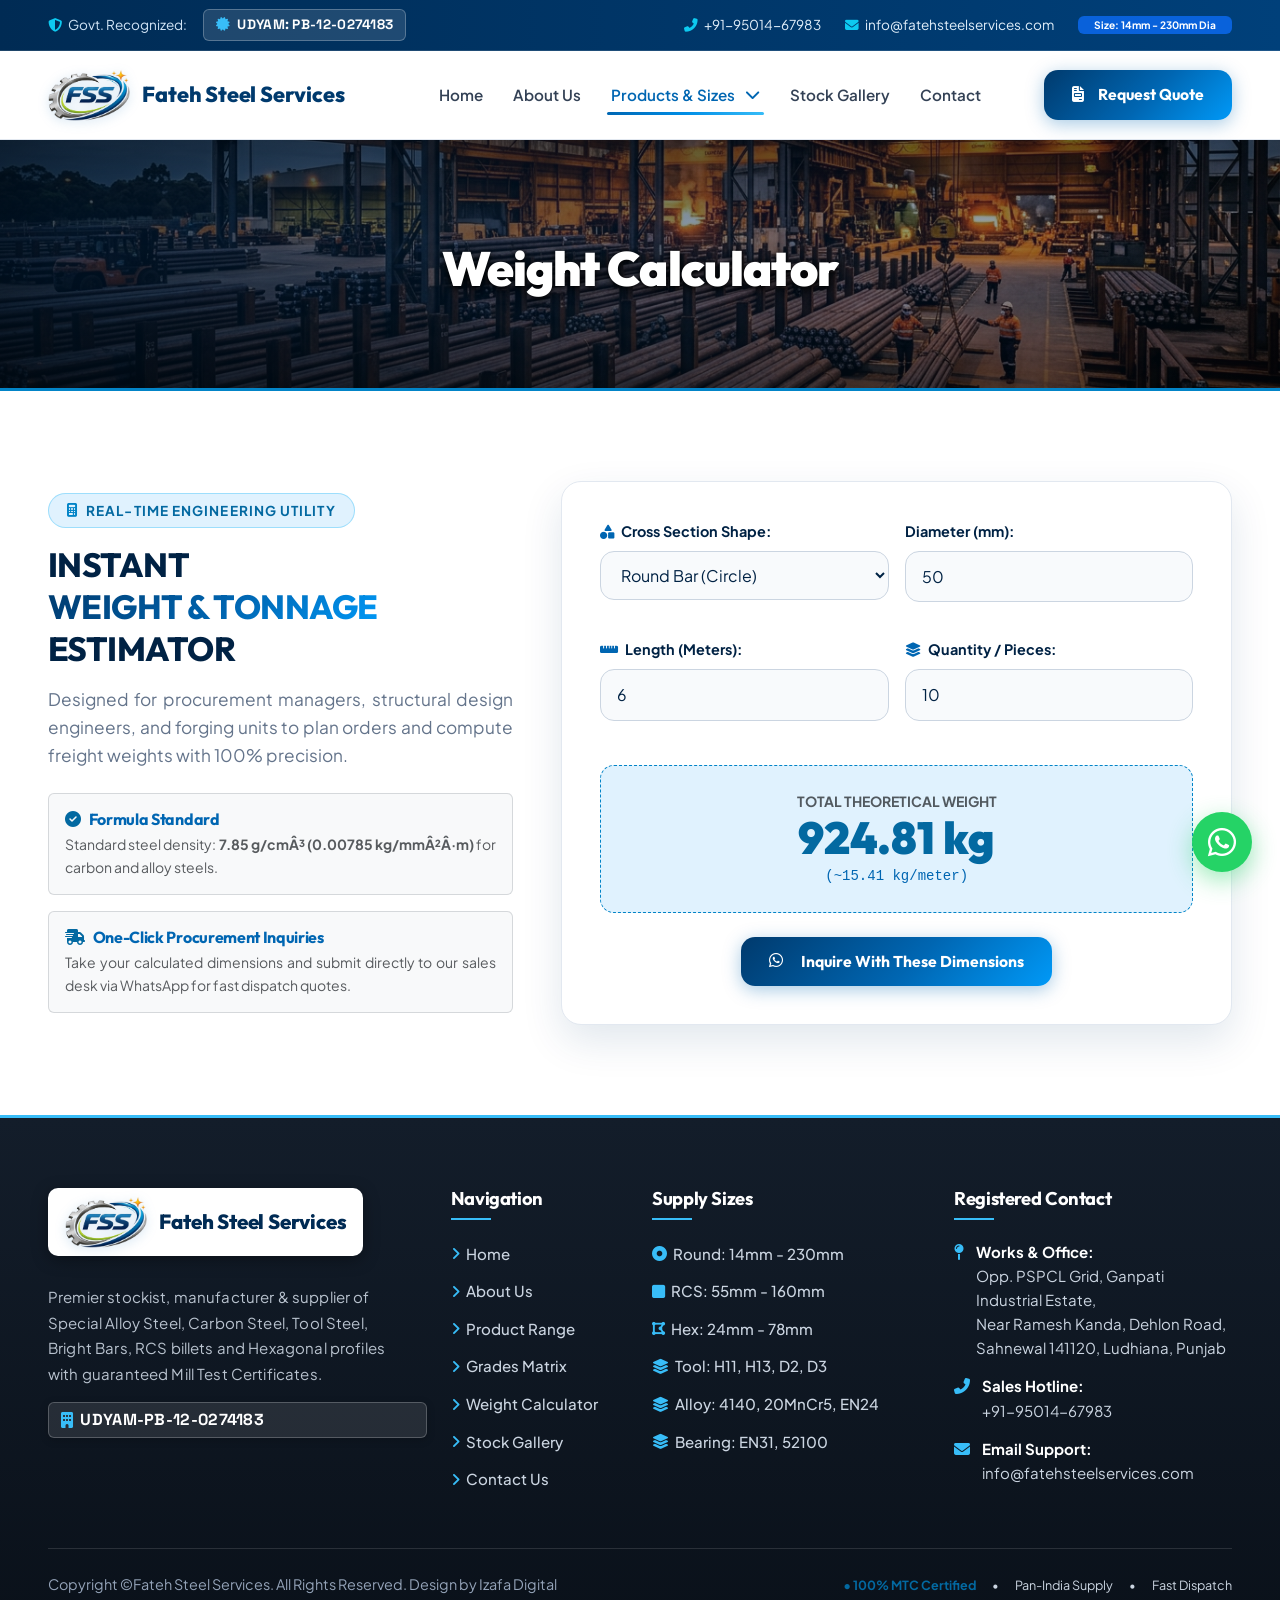
<file: calculator.html>
﻿<!DOCTYPE html>
<html lang="en">
<head>
  <meta charset="UTF-8">
  <meta name="viewport" content="width=device-width, initial-scale=1.0">
  <title>Steel Weight Calculator | FATEH STEEL SERVICES</title>
  <meta name="description" content="Calculate the theoretical weight of Round Bars, RCS sections, Hexagons, and Flat Bars with our real-time Steel Weight Calculator.">
  
  <link rel="icon" type="image/png" href="images/logo.png">
  <link rel="stylesheet" href="css/bootstrap.min.css">
  <link rel="stylesheet" href="css/animate.css">
  <link rel="stylesheet" href="css/magnific-popup.css">
  <link rel="stylesheet" href="css/swiper-bundle.min.css">
  <link rel="stylesheet" href="https://cdnjs.cloudflare.com/ajax/libs/font-awesome/6.5.1/css/all.min.css">
  <link rel="stylesheet" href="css/style.css">
</head>
<body>

  <div class="top-bar d-none d-md-block">
    <div class="container-fluid px-lg-5">
      <div class="d-flex justify-content-between align-items-center">
        <div class="d-flex align-items-center gap-3">
          <span><i class="fas fa-shield-alt text-info me-1"></i> Govt. Recognized:</span>
          <span class="top-bar-badge"><i class="fas fa-certificate"></i> UDYAM: PB-12-0274183</span>
        </div>
        <div class="d-flex align-items-center gap-4">
          <a href="tel:+919501467983"><i class="fas fa-phone-alt text-info me-1"></i> +91-95014-67983</a>
          <a href="mailto:info@fatehsteelservices.com"><i class="fas fa-envelope text-info me-1"></i> info@fatehsteelservices.com</a>
          <span class="badge bg-primary bg-opacity-75 text-white fw-bold px-3 py-1">Size: 14mm - 230mm Dia</span>
        </div>
      </div>
    </div>
  </div>

  <header class="main-nav">
    <div class="container-fluid px-lg-5 py-3">
      <div class="d-flex align-items-center justify-content-between">
        
        <a href="index.html" class="navbar-brand-custom">
          <img src="images/logo.png" alt="Fateh Steel Services Logo" class="brand-logo-img">
          <div class="brand-text d-none d-sm-block">
            <h2 class="brand-title">Fateh Steel Services</h2>
          </div>
        </a>

        <nav class="d-none d-lg-block">
          <ul class="nav-links-custom">
            <li><a href="index.html" class="nav-link-item">Home</a></li>
            <li><a href="about.html" class="nav-link-item">About Us</a></li>
            
            <li class="nav-dropdown">
              <a href="products.html" class="nav-link-item active">
                Products & Sizes <i class="fas fa-chevron-down ms-1 fs-7"></i>
              </a>
              <div class="dropdown-menu-custom">
                <a href="products.html" class="dropdown-item-custom">
                  <i class="fas fa-cubes"></i> Core Products & Size Spectrum
                </a>
                <a href="grades.html" class="dropdown-item-custom">
                  <i class="fas fa-flask"></i> Steel Grades & Chemical Matrix
                </a>
                <a href="calculator.html" class="dropdown-item-custom active">
                  <i class="fas fa-calculator"></i> Steel Weight Calculator
                </a>
                <a href="quality.html" class="dropdown-item-custom">
                  <i class="fas fa-stamp"></i> Quality & Lab Testing
                </a>
              </div>
            </li>

            <li><a href="gallery.html" class="nav-link-item">Stock Gallery</a></li>
            <li><a href="contact.html" class="nav-link-item">Contact</a></li>
          </ul>
        </nav>

        <div class="d-flex align-items-center gap-3">
          <button class="btn btn-molten d-none d-sm-inline-flex" data-bs-toggle="modal" data-bs-target="#rfqModal">
            <i class="fas fa-file-invoice me-1"></i> Request Quote
          </button>
          <button class="btn btn-outline-steel mobile-menu-toggle d-lg-none" type="button" data-bs-toggle="offcanvas" data-bs-target="#mobileMenu" aria-label="Toggle Navigation">
            <i class="fas fa-bars"></i>
          </button>
        </div>

      </div>
    </div>
  </header>

  <div class="offcanvas offcanvas-end bg-white text-dark" tabindex="-1" id="mobileMenu">
    <div class="offcanvas-header border-bottom border-secondary border-opacity-25 py-3">
      <div class="d-flex align-items-center gap-2">
        <img src="images/logo.png" alt="FSS Logo" style="height: 42px;">
        <div>
          <h5 class="offcanvas-title text-gradient fw-bold mb-0">Fateh Steel Services</h5>
        </div>
      </div>
      <button type="button" class="btn-close" data-bs-dismiss="offcanvas" aria-label="Close"></button>
    </div>
    <div class="offcanvas-body p-3">
      <ul class="mobile-nav-list">
        <li>
          <a href="index.html" class="mobile-nav-link">
            <i class="fas fa-home text-blue"></i> Home
          </a>
        </li>
        <li>
          <a href="about.html" class="mobile-nav-link">
            <i class="fas fa-info-circle text-blue"></i> About Us
          </a>
        </li>
        
        <li class="mobile-submenu-box open">
          <button type="button" class="mobile-submenu-toggle">
            <span class="d-flex align-items-center gap-2">
              <i class="fas fa-layer-group text-blue"></i> Products & Sizes
            </span>
            <i class="fas fa-chevron-down arrow-icon"></i>
          </button>
          <div class="mobile-submenu-items">
            <a href="products.html" class="mobile-sub-item">
              <i class="fas fa-cubes"></i> Core Products & Sizes
            </a>
            <a href="grades.html" class="mobile-sub-item">
              <i class="fas fa-flask"></i> Steel Grades & Chemical Matrix
            </a>
            <a href="calculator.html" class="mobile-sub-item active">
              <i class="fas fa-calculator"></i> Steel Weight Calculator
            </a>
            <a href="quality.html" class="mobile-sub-item">
              <i class="fas fa-stamp"></i> Quality & Lab Testing
            </a>
          </div>
        </li>

        <li>
          <a href="gallery.html" class="mobile-nav-link">
            <i class="fas fa-warehouse text-blue"></i> Stock Gallery
          </a>
        </li>
        <li>
          <a href="contact.html" class="mobile-nav-link">
            <i class="fas fa-envelope text-blue"></i> Contact Us
          </a>
        </li>
      </ul>

      <div class="mt-4 pt-3 border-top border-secondary border-opacity-25">
                <p class="small text-muted mb-3 font-monospace">UDYAM-PB-12-0274183</p>
        <button class="btn btn-molten w-100" data-bs-toggle="modal" data-bs-target="#rfqModal" data-bs-dismiss="offcanvas">
          <i class="fas fa-file-invoice me-2"></i> Request Instant Quote
        </button>
        <div class="d-flex gap-2 mt-2">
          <a href="tel:+919501467983" class="btn btn-sm btn-outline-steel flex-grow-1 text-center">
            <i class="fas fa-phone-alt text-green me-1"></i> Call Us
          </a>
          <a href="https://wa.me/919501467983?text=Hello%20Fateh%20Steel%20Services" target="_blank" class="btn btn-sm btn-whatsapp flex-grow-1 text-center">
            <i class="fab fa-whatsapp me-1"></i> WhatsApp
          </a>
        </div>
      </div>
    </div>
  </div>

  <section class="page-banner-section text-center">
    <div class="container-fluid px-lg-5 position-relative" style="z-index: 2;">
      <div class="row align-items-center justify-content-center">
        <div class="col-lg-10 text-center">
          <h1 class="banner-title mb-0">Weight Calculator</h1>
        </div>
      </div>
    </div>
  </section>

  <section class="section-padding bg-surface">
    <div class="container-fluid px-lg-5">
      <div class="row g-5 align-items-center justify-content-center">
        
        <div class="col-lg-5">
          <div class="section-tag">
            <i class="fas fa-calculator"></i> Real-time Engineering Utility
          </div>
          <h2 class="section-title">
            INSTANT <span class="text-gradient">WEIGHT & TONNAGE</span> ESTIMATOR
          </h2>
          <p class="section-desc mb-4">
            Designed for procurement managers, structural design engineers, and forging units to plan orders and compute freight weights with 100% precision.
          </p>

          <div class="p-3 rounded bg-light border border-secondary border-opacity-25 mb-3">
            <h6 class="text-blue mb-1"><i class="fas fa-check-circle text-green me-2"></i>Formula Standard</h6>
            <p class="text-muted small mb-0">Standard steel density: <strong>7.85 g/cmÂ³ (0.00785 kg/mmÂ²Â·m)</strong> for carbon and alloy steels.</p>
          </div>

          <div class="p-3 rounded bg-light border border-secondary border-opacity-25">
            <h6 class="text-blue mb-1"><i class="fas fa-truck-fast text-green me-2"></i>One-Click Procurement Inquiries</h6>
            <p class="text-muted small mb-0">Take your calculated dimensions and submit directly to our sales desk via WhatsApp for fast dispatch quotes.</p>
          </div>
        </div>

        <div class="col-lg-7">
          <div class="calc-card">
            
            <div class="row g-3">
              <div class="col-md-6 calc-input-group">
                <label for="calc-shape"><i class="fas fa-shapes text-blue me-1"></i> Cross Section Shape:</label>
                <select id="calc-shape">
                  <option value="round" selected>Round Bar (Circle)</option>
                  <option value="rcs">Round Corner Square (RCS)</option>
                  <option value="hex">Hexagonal Bar (HEX)</option>
                  <option value="flat">Flat Bar (Rectangle)</option>
                </select>
              </div>

              <div class="col-md-6 calc-input-group">
                <label id="dim1-label" for="calc-dim1">Diameter (mm):</label>
                <input type="number" id="calc-dim1" value="50" min="1" step="0.5">
              </div>

              <div class="col-md-6 calc-input-group" id="calc-dim2-group" style="display: none;">
                <label for="calc-dim2">Thickness (mm):</label>
                <input type="number" id="calc-dim2" value="20" min="1" step="0.5">
              </div>

              <div class="col-md-6 calc-input-group">
                <label for="calc-length"><i class="fas fa-ruler-horizontal text-blue me-1"></i> Length (Meters):</label>
                <input type="number" id="calc-length" value="6" min="0.1" step="0.5">
              </div>

              <div class="col-md-6 calc-input-group">
                <label for="calc-qty"><i class="fas fa-layer-group text-blue me-1"></i> Quantity / Pieces:</label>
                <input type="number" id="calc-qty" value="10" min="1">
              </div>
            </div>

            <div class="calc-result-box">
              <span class="text-muted small text-uppercase fw-bold d-block mb-1">Total Theoretical Weight</span>
              <div class="calc-result-num" id="calc-result-weight">0.00 kg</div>
              <div class="text-blue small font-monospace" id="calc-unit-weight"></div>
            </div>

            <div class="text-center mt-4">
              <button class="btn btn-molten" data-bs-toggle="modal" data-bs-target="#rfqModal">
                <i class="fab fa-whatsapp me-2"></i> Inquire With These Dimensions
              </button>
            </div>

          </div>
        </div>

      </div>
    </div>
  </section>

  <footer class="main-footer">
    <div class="container-fluid px-lg-5">
      <div class="row g-4">
        
        <div class="col-lg-4 col-md-6">
          <div class="navbar-brand-custom mb-3">
            <img src="images/logo.png" alt="Fateh Steel Services Logo" class="brand-logo-img" style="height: 52px;">
            <div class="brand-text">
              <h2 class="text-white mb-0">Fateh Steel Services</h2>
            </div>
          </div>
          <p class="text-light small pe-lg-4 mb-3" style="line-height: 1.7; opacity: 0.9;">
            Premier stockist, manufacturer & supplier of Special Alloy Steel, Carbon Steel, Tool Steel, Bright Bars, RCS billets and Hexagonal profiles with guaranteed Mill Test Certificates.
          </p>
          <div class="d-flex flex-column gap-2 mt-2">
                        <span class="top-bar-badge d-inline-flex w-auto"><i class="fas fa-building"></i> UDYAM-PB-12-0274183</span>
          </div>
        </div>

        <div class="col-lg-2 col-md-6 col-6 footer-col">
          <h4>Navigation</h4>
          <ul class="footer-links">
            <li><a href="index.html"><i class="fas fa-angle-right text-green"></i> Home</a></li>
            <li><a href="about.html"><i class="fas fa-angle-right text-green"></i> About Us</a></li>
            <li><a href="products.html"><i class="fas fa-angle-right text-green"></i> Product Range</a></li>
            <li><a href="grades.html"><i class="fas fa-angle-right text-green"></i> Grades Matrix</a></li>
            <li><a href="calculator.html"><i class="fas fa-angle-right text-green"></i> Weight Calculator</a></li>
            <li><a href="gallery.html"><i class="fas fa-angle-right text-green"></i> Stock Gallery</a></li>
            <li><a href="contact.html"><i class="fas fa-angle-right text-green"></i> Contact Us</a></li>
          </ul>
        </div>

        <div class="col-lg-3 col-md-6 col-6 footer-col">
          <h4>Supply Sizes</h4>
          <ul class="footer-links">
            <li><a href="products.html"><i class="fas fa-circle-dot text-green"></i> Round: 14mm - 230mm</a></li>
            <li><a href="products.html"><i class="fas fa-square text-green"></i> RCS: 55mm - 160mm</a></li>
            <li><a href="products.html"><i class="fas fa-draw-polygon text-green"></i> Hex: 24mm - 78mm</a></li>
            <li><a href="grades.html"><i class="fas fa-layer-group text-green"></i> Tool: H11, H13, D2, D3</a></li>
            <li><a href="grades.html"><i class="fas fa-layer-group text-green"></i> Alloy: 4140, 20MnCr5, EN24</a></li>
            <li><a href="grades.html"><i class="fas fa-layer-group text-green"></i> Bearing: EN31, 52100</a></li>
          </ul>
        </div>

        <div class="col-lg-3 col-md-6 footer-col">
          <h4>Registered Contact</h4>
          <div class="footer-contact-item">
            <i class="fas fa-map-pin"></i>
            <div>
              <strong class="text-white d-block">Works & Office:</strong>
              <span>Opp. PSPCL Grid, Ganpati Industrial Estate,<br>Near Ramesh Kanda, Dehlon Road,<br>Sahnewal 141120, Ludhiana, Punjab</span>
            </div>
          </div>
          <div class="footer-contact-item">
            <i class="fas fa-phone-alt"></i>
            <div>
              <strong class="text-white d-block">Sales Hotline:</strong>
              <a href="tel:+919501467983" class="text-light">+91-95014-67983</a>
            </div>
          </div>
          <div class="footer-contact-item">
            <i class="fas fa-envelope"></i>
            <div>
              <strong class="text-white d-block">Email Support:</strong>
              <a href="mailto:info@fatehsteelservices.com" class="text-light">info@fatehsteelservices.com</a>
            </div>
          </div>
        </div>

      </div>

      <div class="footer-bottom d-flex flex-wrap justify-content-between align-items-center">
        <div>
          Copyright &copy;Fateh Steel Services. All Rights Reserved. Design by Izafa Digital
        </div>
        <div class="d-flex gap-3 text-light small">
          <span class="text-green fw-bold">&bull; 100% MTC Certified</span>
          <span>&bull;</span>
          <span>Pan-India Supply</span>
          <span>&bull;</span>
          <span>Fast Dispatch</span>
        </div>
      </div>

    </div>
  </footer>

  <a href="https://wa.me/919501467983?text=Hello%20Fateh%20Steel%20Services,%20I%20have%20an%20inquiry%20regarding%20steel%20supplies" target="_blank" class="whatsapp-float" aria-label="Chat on WhatsApp">
    <i class="fab fa-whatsapp"></i>
  </a>

  <div class="modal fade" id="rfqModal" tabindex="-1" aria-hidden="true">
    <div class="modal-dialog modal-dialog-centered modal-lg">
      <div class="modal-content rfq-modal-content">
        <div class="modal-header rfq-modal-header">
          <div class="d-flex align-items-center gap-2">
            <i class="fas fa-file-invoice text-green fs-4"></i>
            <h5 class="modal-title text-white mb-0">Request Instant Quotation</h5>
          </div>
          <button type="button" class="btn-close btn-close-white" data-bs-dismiss="modal"></button>
        </div>
        <div class="modal-body rfq-modal-body">
          <form onsubmit="event.preventDefault(); const g = document.getElementById('modal-grade').value; const s = document.getElementById('modal-size').value; const q = document.getElementById('modal-qty').value; window.open('https://wa.me/919501467983?text=' + encodeURIComponent('*QUICK QUOTE INQUIRY*\nGrade: ' + g + '\nSize: ' + s + '\nQuantity: ' + q), '_blank');">
            <div class="row g-3">
              <div class="col-md-6">
                <label class="form-label text-dark small fw-bold">Required Grade:</label>
                <input type="text" id="modal-grade" class="form-control bg-light border-secondary border-opacity-25 text-dark py-2" placeholder="e.g. 42CrMo4 / EN8 / 20MnCr5" required>
              </div>
              <div class="col-md-6">
                <label class="form-label text-dark small fw-bold">Size (Dia / RCS / HEX):</label>
                <input type="text" id="modal-size" class="form-control bg-light border-secondary border-opacity-25 text-dark py-2" placeholder="e.g. 50mm Dia / 80mm RCS" required>
              </div>
              <div class="col-md-12">
                <label class="form-label text-dark small fw-bold">Estimated Quantity / Length:</label>
                <input type="text" id="modal-qty" class="form-control bg-light border-secondary border-opacity-25 text-dark py-2" placeholder="e.g. 2 Tons / 50 Pieces" required>
              </div>
              <div class="col-12 mt-4 text-end">
                <button type="button" class="btn btn-outline-secondary me-2" data-bs-dismiss="modal">Close</button>
                <button type="submit" class="btn btn-molten">
                  <i class="fab fa-whatsapp me-1"></i> Send To WhatsApp Sales
                </button>
              </div>
            </div>
          </form>
        </div>
      </div>
    </div>
  </div>

  <script src="js/jquery-3.7.1.min.js"></script>
  <script src="js/bootstrap.min.js"></script>
  <script src="js/gsap.min.js"></script>
  <script src="js/ScrollTrigger.min.js"></script>
  <script src="js/SplitText.min.js"></script>
  <script src="js/wow.min.js"></script>
  <script src="js/swiper-bundle.min.js"></script>
  <script src="js/jquery.magnific-popup.min.js"></script>
  <script src="js/jquery.waypoints.min.js"></script>
  <script src="js/jquery.counterup.min.js"></script>
  <script src="js/SmoothScroll.js"></script>
  <script src="js/steel-data.js"></script>
  <script src="js/main.js"></script>

</body>
</html>
</file>
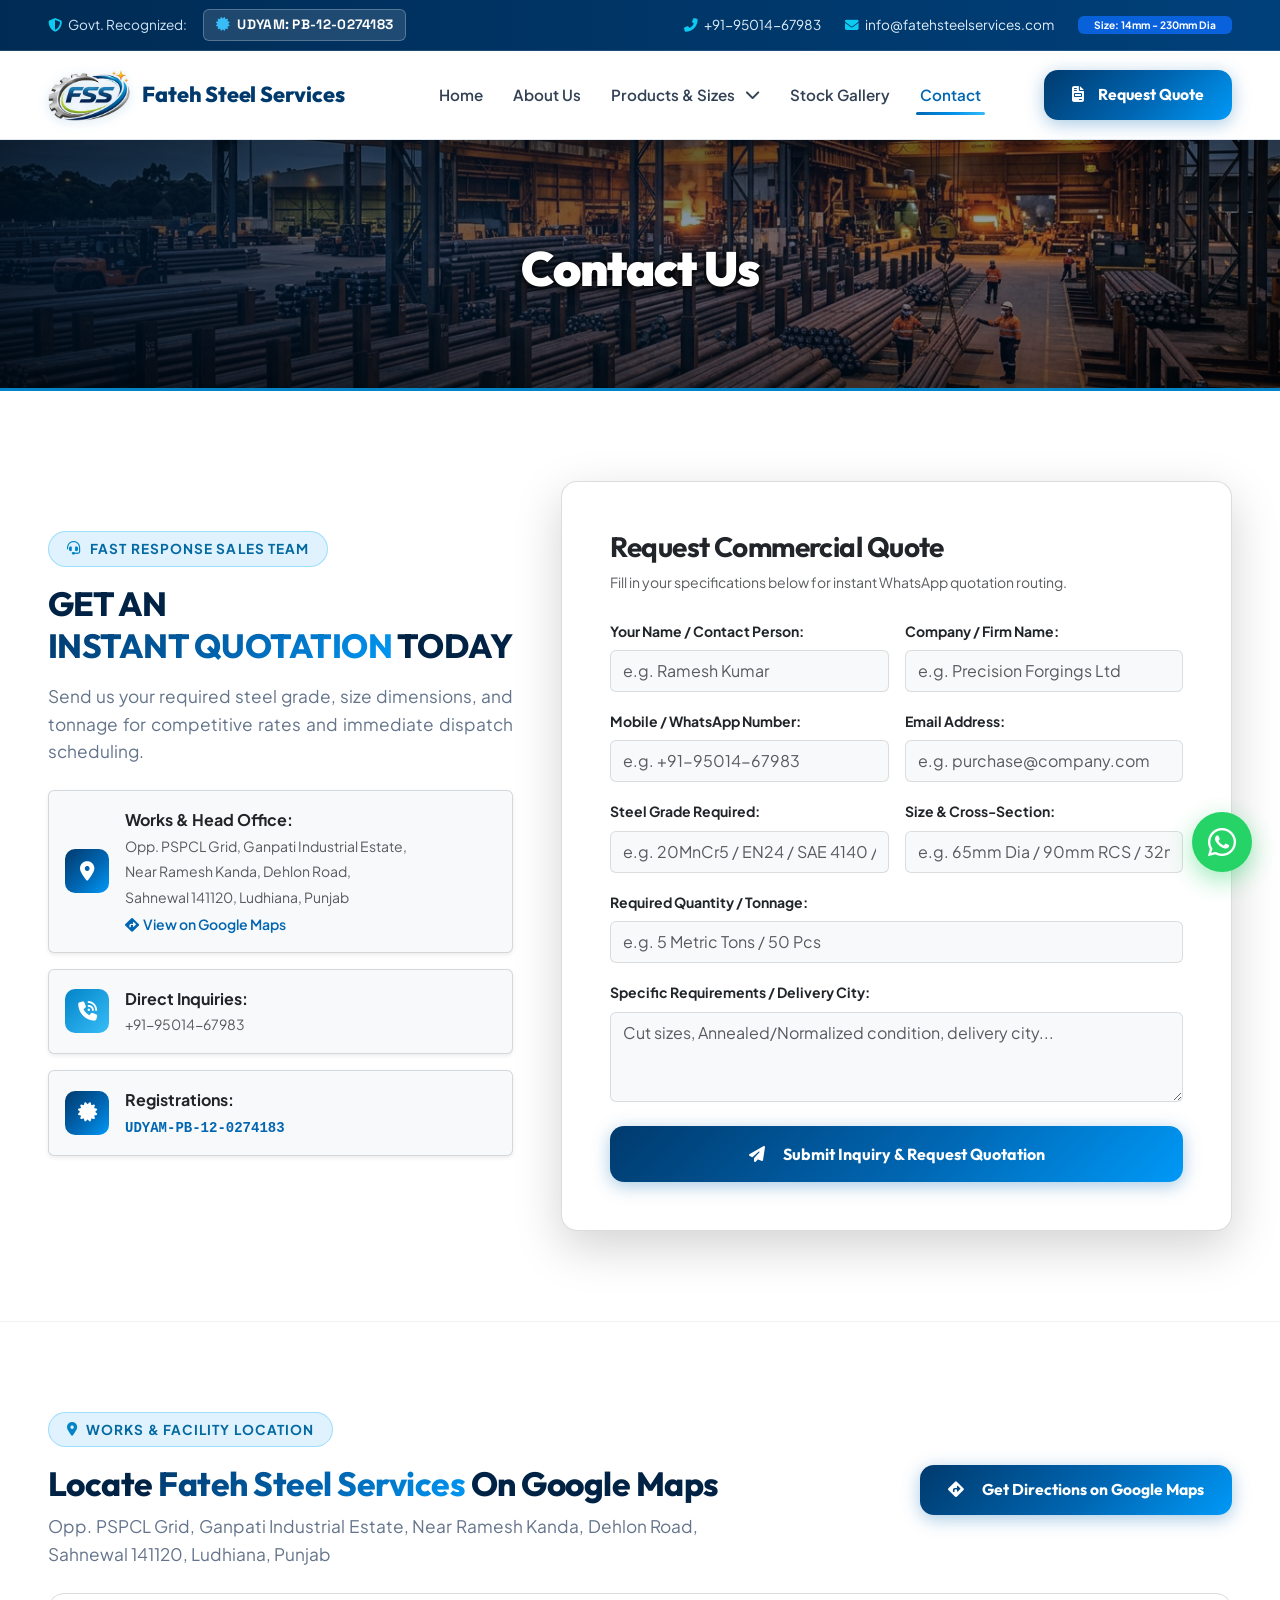
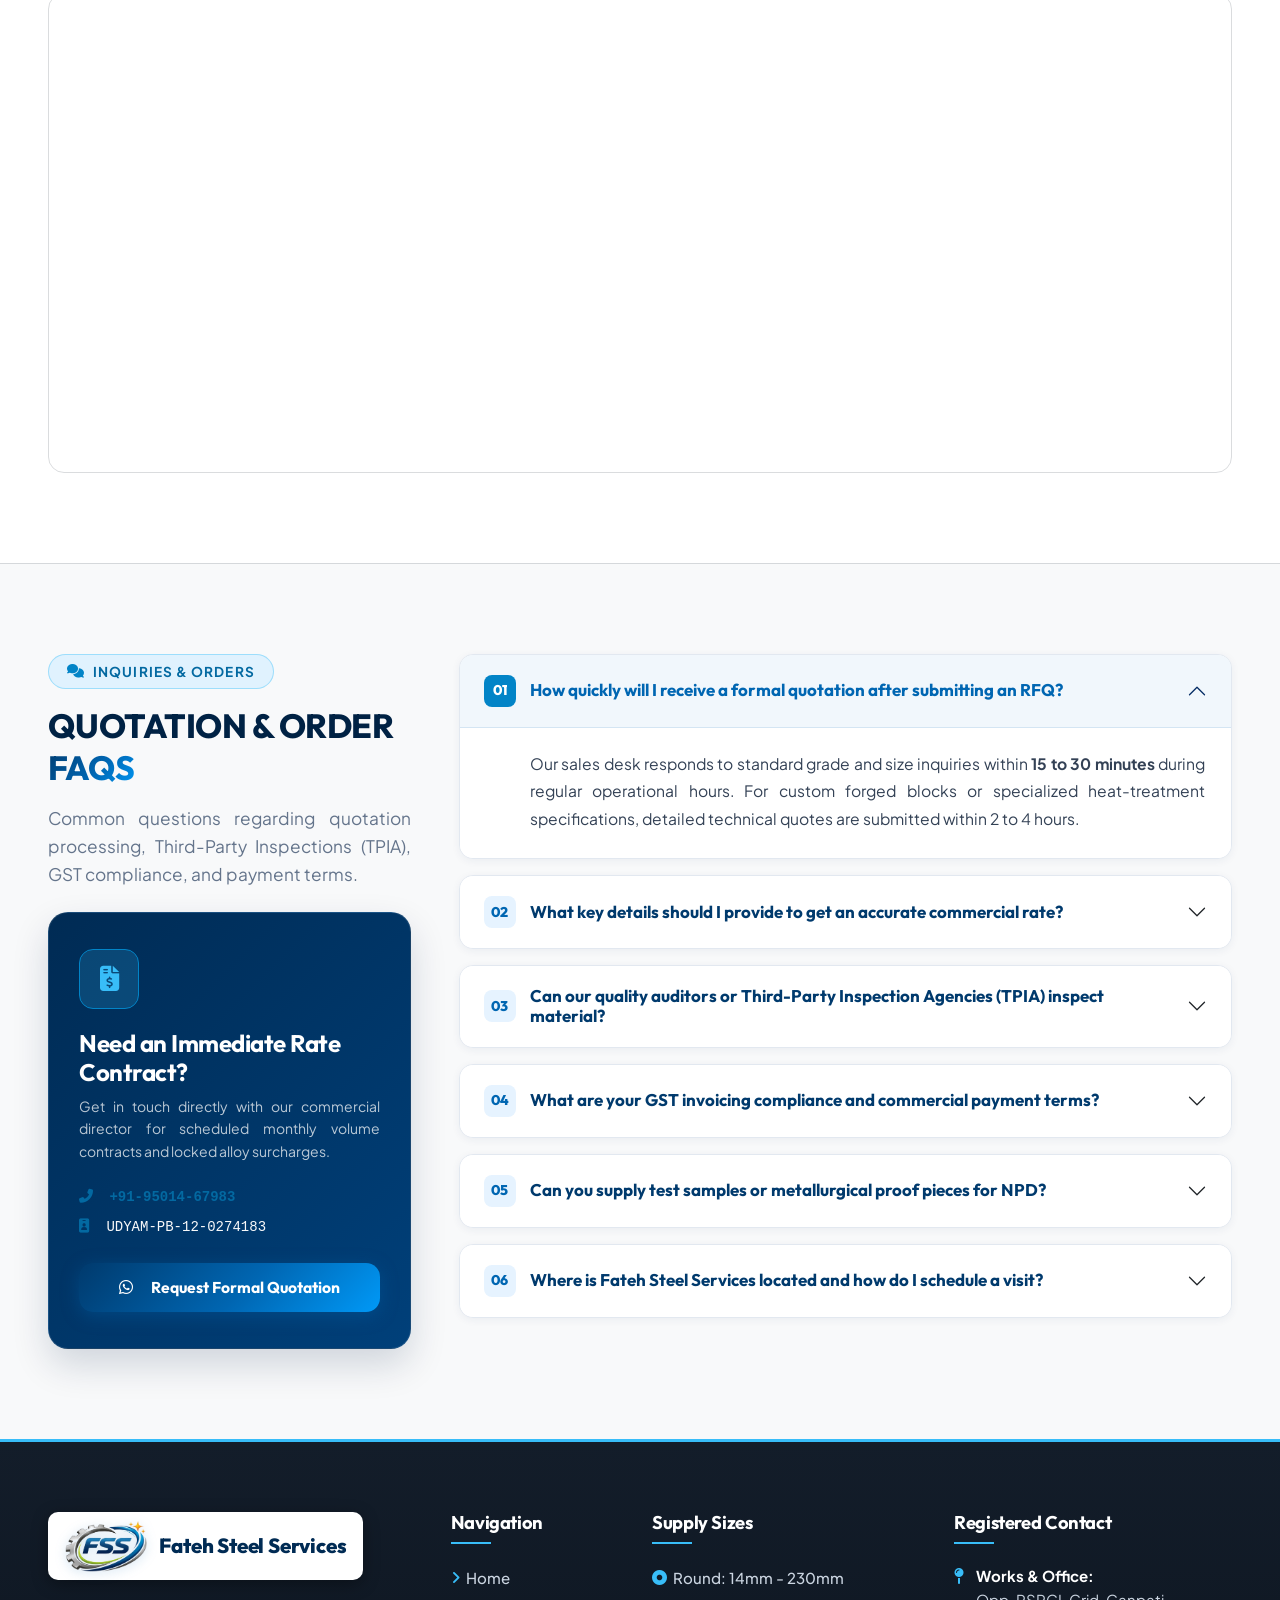
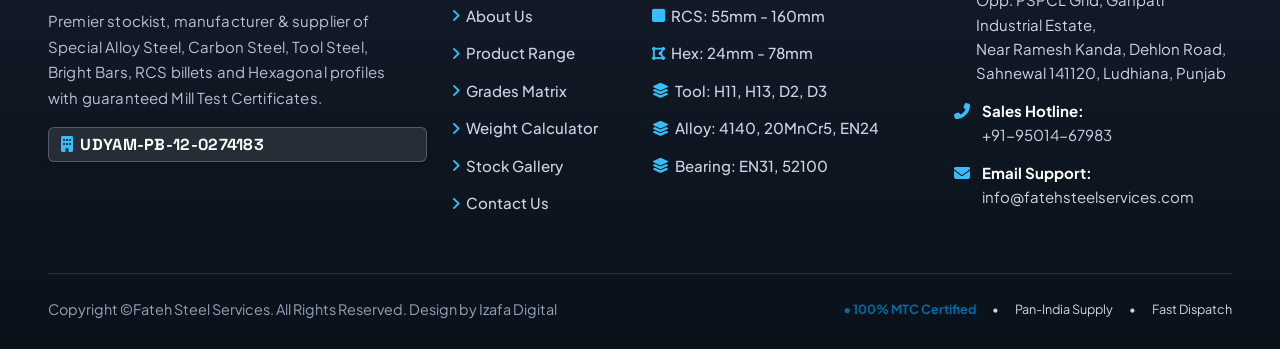
<file: contact.html>
﻿<!DOCTYPE html>
<html lang="en">
<head>
  <meta charset="UTF-8">
  <meta name="viewport" content="width=device-width, initial-scale=1.0">
  <title>Contact Us & Request a Quote | FATEH STEEL SERVICES</title>
  <meta name="description" content="Contact Fateh Steel Services for instant quotations on special alloy steel, carbon steel rounds, RCS, hexagons, and custom forgings. GSTIN & Udyam Registered.">
  
  <link rel="icon" type="image/png" href="images/logo.png">
  <link rel="stylesheet" href="css/bootstrap.min.css">
  <link rel="stylesheet" href="css/animate.css">
  <link rel="stylesheet" href="css/magnific-popup.css">
  <link rel="stylesheet" href="css/swiper-bundle.min.css">
  <link rel="stylesheet" href="https://cdnjs.cloudflare.com/ajax/libs/font-awesome/6.5.1/css/all.min.css">
  <link rel="stylesheet" href="css/style.css">
</head>
<body>

  <div class="top-bar d-none d-md-block">
    <div class="container-fluid px-lg-5">
      <div class="d-flex justify-content-between align-items-center">
        <div class="d-flex align-items-center gap-3">
          <span><i class="fas fa-shield-alt text-info me-1"></i> Govt. Recognized:</span>
          <span class="top-bar-badge"><i class="fas fa-certificate"></i> UDYAM: PB-12-0274183</span>
        </div>
        <div class="d-flex align-items-center gap-4">
          <a href="tel:+919501467983"><i class="fas fa-phone-alt text-info me-1"></i> +91-95014-67983</a>
          <a href="mailto:info@fatehsteelservices.com"><i class="fas fa-envelope text-info me-1"></i> info@fatehsteelservices.com</a>
          <span class="badge bg-primary bg-opacity-75 text-white fw-bold px-3 py-1">Size: 14mm - 230mm Dia</span>
        </div>
      </div>
    </div>
  </div>

  <header class="main-nav">
    <div class="container-fluid px-lg-5 py-3">
      <div class="d-flex align-items-center justify-content-between">
        
        <a href="index.html" class="navbar-brand-custom">
          <img src="images/logo.png" alt="Fateh Steel Services Logo" class="brand-logo-img">
          <div class="brand-text d-none d-sm-block">
            <h2 class="brand-title">Fateh Steel Services</h2>
          </div>
        </a>

        <nav class="d-none d-lg-block">
          <ul class="nav-links-custom">
            <li><a href="index.html" class="nav-link-item">Home</a></li>
            <li><a href="about.html" class="nav-link-item">About Us</a></li>
            
            <li class="nav-dropdown">
              <a href="products.html" class="nav-link-item">
                Products & Sizes <i class="fas fa-chevron-down ms-1 fs-7"></i>
              </a>
              <div class="dropdown-menu-custom">
                <a href="products.html" class="dropdown-item-custom">
                  <i class="fas fa-cubes"></i> Core Products & Size Spectrum
                </a>
                <a href="grades.html" class="dropdown-item-custom">
                  <i class="fas fa-flask"></i> Steel Grades & Chemical Matrix
                </a>
                <a href="calculator.html" class="dropdown-item-custom">
                  <i class="fas fa-calculator"></i> Steel Weight Calculator
                </a>
                <a href="quality.html" class="dropdown-item-custom">
                  <i class="fas fa-stamp"></i> Quality & Lab Testing
                </a>
              </div>
            </li>

            <li><a href="gallery.html" class="nav-link-item">Stock Gallery</a></li>
            <li><a href="contact.html" class="nav-link-item active">Contact</a></li>
          </ul>
        </nav>

        <div class="d-flex align-items-center gap-3">
          <button class="btn btn-molten d-none d-sm-inline-flex" data-bs-toggle="modal" data-bs-target="#rfqModal">
            <i class="fas fa-file-invoice me-1"></i> Request Quote
          </button>
          <button class="btn btn-outline-steel mobile-menu-toggle d-lg-none" type="button" data-bs-toggle="offcanvas" data-bs-target="#mobileMenu" aria-label="Toggle Navigation">
            <i class="fas fa-bars"></i>
          </button>
        </div>

      </div>
    </div>
  </header>

  <div class="offcanvas offcanvas-end bg-white text-dark" tabindex="-1" id="mobileMenu">
    <div class="offcanvas-header border-bottom border-secondary border-opacity-25 py-3">
      <div class="d-flex align-items-center gap-2">
        <img src="images/logo.png" alt="FSS Logo" style="height: 42px;">
        <div>
          <h5 class="offcanvas-title text-gradient fw-bold mb-0">Fateh Steel Services</h5>
        </div>
      </div>
      <button type="button" class="btn-close" data-bs-dismiss="offcanvas" aria-label="Close"></button>
    </div>
    <div class="offcanvas-body p-3">
      <ul class="mobile-nav-list">
        <li>
          <a href="index.html" class="mobile-nav-link">
            <i class="fas fa-home text-blue"></i> Home
          </a>
        </li>
        <li>
          <a href="about.html" class="mobile-nav-link">
            <i class="fas fa-info-circle text-blue"></i> About Us
          </a>
        </li>
        
        <li class="mobile-submenu-box">
          <button type="button" class="mobile-submenu-toggle">
            <span class="d-flex align-items-center gap-2">
              <i class="fas fa-layer-group text-blue"></i> Products & Sizes
            </span>
            <i class="fas fa-chevron-down arrow-icon"></i>
          </button>
          <div class="mobile-submenu-items">
            <a href="products.html" class="mobile-sub-item">
              <i class="fas fa-cubes"></i> Core Products & Sizes
            </a>
            <a href="grades.html" class="mobile-sub-item">
              <i class="fas fa-flask"></i> Steel Grades & Chemical Matrix
            </a>
            <a href="calculator.html" class="mobile-sub-item">
              <i class="fas fa-calculator"></i> Steel Weight Calculator
            </a>
            <a href="quality.html" class="mobile-sub-item">
              <i class="fas fa-stamp"></i> Quality & Lab Testing
            </a>
          </div>
        </li>

        <li>
          <a href="gallery.html" class="mobile-nav-link">
            <i class="fas fa-warehouse text-blue"></i> Stock Gallery
          </a>
        </li>
        <li>
          <a href="contact.html" class="mobile-nav-link active">
            <i class="fas fa-envelope text-blue"></i> Contact Us
          </a>
        </li>
      </ul>

      <div class="mt-4 pt-3 border-top border-secondary border-opacity-25">
                <p class="small text-muted mb-3 font-monospace">UDYAM-PB-12-0274183</p>
        <button class="btn btn-molten w-100" data-bs-toggle="modal" data-bs-target="#rfqModal" data-bs-dismiss="offcanvas">
          <i class="fas fa-file-invoice me-2"></i> Request Instant Quote
        </button>
        <div class="d-flex gap-2 mt-2">
          <a href="tel:+919501467983" class="btn btn-sm btn-outline-steel flex-grow-1 text-center">
            <i class="fas fa-phone-alt text-green me-1"></i> Call Us
          </a>
          <a href="https://wa.me/919501467983?text=Hello%20Fateh%20Steel%20Services" target="_blank" class="btn btn-sm btn-whatsapp flex-grow-1 text-center">
            <i class="fab fa-whatsapp me-1"></i> WhatsApp
          </a>
        </div>
      </div>
    </div>
  </div>

  <section class="page-banner-section text-center">
    <div class="container-fluid px-lg-5 position-relative" style="z-index: 2;">
      <div class="row align-items-center justify-content-center">
        <div class="col-lg-10 text-center">
          <h1 class="banner-title mb-0">Contact Us</h1>
        </div>
      </div>
    </div>
  </section>

  <section class="section-padding bg-surface">
    <div class="container-fluid px-lg-5">
      <div class="row g-5 align-items-center">
        
        <div class="col-lg-5">
          <div class="section-tag">
            <i class="fas fa-headset"></i> Fast Response Sales Team
          </div>
          <h2 class="section-title">
            GET AN <span class="text-gradient">INSTANT QUOTATION</span> TODAY
          </h2>
          <p class="section-desc mb-4">
            Send us your required steel grade, size dimensions, and tonnage for competitive rates and immediate dispatch scheduling.
          </p>

          <div class="d-flex flex-column gap-3 mb-4">
            <div class="d-flex align-items-center gap-3 p-3 rounded bg-light border border-secondary border-opacity-25 shadow-sm">
              <div class="brand-icon" style="width: 44px; height: 44px; font-size: 1.2rem; background: var(--fss-blue-gradient); color: #fff; border-radius: 10px; display: flex; align-items: center; justify-content: center;">
                <i class="fas fa-map-marker-alt"></i>
              </div>
              <div>
                <strong class="text-dark d-block">Works & Head Office:</strong>
                <a href="https://maps.google.com/maps?q=30.816131591796875%2C75.9482421875&z=17&hl=en" target="_blank" rel="noopener noreferrer" class="text-muted small text-decoration-none">
                  Opp. PSPCL Grid, Ganpati Industrial Estate,<br>Near Ramesh Kanda, Dehlon Road,<br>Sahnewal 141120, Ludhiana, Punjab
                  <span class="d-block text-blue fw-semibold mt-1"><i class="fas fa-directions me-1"></i>View on Google Maps</span>
                </a>
              </div>
            </div>

            <div class="d-flex align-items-center gap-3 p-3 rounded bg-light border border-secondary border-opacity-25 shadow-sm">
              <div class="brand-icon" style="width: 44px; height: 44px; font-size: 1.2rem; background: var(--fss-green-gradient); color: #fff; border-radius: 10px; display: flex; align-items: center; justify-content: center;">
                <i class="fas fa-phone-volume"></i>
              </div>
              <div>
                <strong class="text-dark d-block">Direct Inquiries:</strong>
                <span class="text-muted small">+91-95014-67983</span>
              </div>
            </div>

            <div class="d-flex align-items-center gap-3 p-3 rounded bg-light border border-secondary border-opacity-25 shadow-sm">
              <div class="brand-icon" style="width: 44px; height: 44px; font-size: 1.2rem; background: var(--fss-blue-gradient); color: #fff; border-radius: 10px; display: flex; align-items: center; justify-content: center;">
                <i class="fas fa-certificate"></i>
              </div>
              <div>
                <strong class="text-dark d-block">Registrations:</strong>
                <span class="text-blue small font-monospace fw-bold">UDYAM-PB-12-0274183</span>
              </div>
            </div>
          </div>

        </div>

        <div class="col-lg-7">
          <div class="p-4 p-md-5 rounded-4 bg-white border border-secondary border-opacity-25 shadow-lg">
            <h3 class="text-dark mb-2 fw-bold">Request Commercial Quote</h3>
            <p class="text-muted small mb-4">Fill in your specifications below for instant WhatsApp quotation routing.</p>
            
            <form id="rfq-lead-form">
              <div class="row g-3">
                <div class="col-md-6">
                  <label class="form-label text-dark small fw-bold">Your Name / Contact Person:</label>
                  <input type="text" id="rfq-name" name="name" class="form-control bg-light border-secondary border-opacity-25 text-dark py-2" placeholder="e.g. Ramesh Kumar" required>
                </div>
                <div class="col-md-6">
                  <label class="form-label text-dark small fw-bold">Company / Firm Name:</label>
                  <input type="text" id="rfq-company" name="company" class="form-control bg-light border-secondary border-opacity-25 text-dark py-2" placeholder="e.g. Precision Forgings Ltd" required>
                </div>
                <div class="col-md-6">
                  <label class="form-label text-dark small fw-bold">Mobile / WhatsApp Number:</label>
                  <input type="tel" id="rfq-phone" name="phone" class="form-control bg-light border-secondary border-opacity-25 text-dark py-2" placeholder="e.g. +91-95014-67983" required>
                </div>
                <div class="col-md-6">
                  <label class="form-label text-dark small fw-bold">Email Address:</label>
                  <input type="email" id="rfq-email" name="email" class="form-control bg-light border-secondary border-opacity-25 text-dark py-2" placeholder="e.g. purchase@company.com">
                </div>
                <div class="col-md-6">
                  <label class="form-label text-dark small fw-bold">Steel Grade Required:</label>
                  <input type="text" id="rfq-grade" name="grade" class="form-control bg-light border-secondary border-opacity-25 text-dark py-2" placeholder="e.g. 20MnCr5 / EN24 / SAE 4140 / EN8" required>
                </div>
                <div class="col-md-6">
                  <label class="form-label text-dark small fw-bold">Size & Cross-Section:</label>
                  <input type="text" id="rfq-size" name="size" class="form-control bg-light border-secondary border-opacity-25 text-dark py-2" placeholder="e.g. 65mm Dia / 90mm RCS / 32mm Hex" required>
                </div>
                <div class="col-md-12">
                  <label class="form-label text-dark small fw-bold">Required Quantity / Tonnage:</label>
                  <input type="text" id="rfq-quantity" name="quantity" class="form-control bg-light border-secondary border-opacity-25 text-dark py-2" placeholder="e.g. 5 Metric Tons / 50 Pcs">
                </div>
                <div class="col-md-12">
                  <label class="form-label text-dark small fw-bold">Specific Requirements / Delivery City:</label>
                  <textarea id="rfq-note" name="note" rows="3" class="form-control bg-light border-secondary border-opacity-25 text-dark py-2" placeholder="Cut sizes, Annealed/Normalized condition, delivery city..."></textarea>
                </div>
                <div class="col-12 mt-4">
                  <button type="submit" id="rfq-submit-btn" class="btn btn-molten w-100 py-3 fs-6">
                    <i class="fas fa-paper-plane me-2"></i> Submit Inquiry & Request Quotation
                  </button>
                  <div id="rfq-form-status" class="mt-3 text-center" style="display: none;"></div>
                </div>
              </div>
            </form>

          </div>
        </div>

      </div>
    </div>
  </section>

  <section class="section-padding bg-surface border-top border-secondary border-opacity-10">
    <div class="container-fluid px-lg-5">
      <div class="row align-items-center mb-4">
        <div class="col-lg-8">
          <div class="section-tag">
            <i class="fas fa-location-dot"></i> Works &amp; Facility Location
          </div>
          <h2 class="section-title mb-2">
            Locate <span class="text-gradient">Fateh Steel Services</span> On Google Maps
          </h2>
          <p class="section-desc mb-0">
            Opp. PSPCL Grid, Ganpati Industrial Estate, Near Ramesh Kanda, Dehlon Road, Sahnewal 141120, Ludhiana, Punjab
          </p>
        </div>
        <div class="col-lg-4 text-lg-end mt-3 mt-lg-0">
          <a href="https://maps.google.com/maps?q=30.816131591796875%2C75.9482421875&z=17&hl=en" target="_blank" rel="noopener noreferrer" class="btn btn-molten">
            <i class="fas fa-directions me-2"></i> Get Directions on Google Maps
          </a>
        </div>
      </div>

      <div class="rounded-4 overflow-hidden border border-secondary border-opacity-25 shadow-md" style="height: 480px;">
        <iframe 
          src="https://maps.google.com/maps?q=30.816131591796875,75.9482421875&hl=en&z=17&output=embed" 
          width="100%" 
          height="100%" 
          style="border:0; display:block;" 
          allowfullscreen="" 
          loading="lazy" 
          referrerpolicy="no-referrer-when-downgrade"
          title="Fateh Steel Services Location Map">
        </iframe>
      </div>
    </div>
  </section>

  <section class="section-padding bg-light border-top border-secondary border-opacity-25">
    <div class="container-fluid px-lg-5">
      
      <div class="row g-5 align-items-start">
        
        <div class="col-lg-4">
          <div class="section-tag">
            <i class="fas fa-comments"></i> Inquiries & Orders
          </div>
          <h2 class="section-title">
            QUOTATION & ORDER <span class="text-gradient">FAQS</span>
          </h2>
          <p class="section-desc mb-4">
            Common questions regarding quotation processing, Third-Party Inspections (TPIA), GST compliance, and payment terms.
          </p>

          <div class="faq-help-box">
            <div class="help-icon">
              <i class="fas fa-file-invoice-dollar"></i>
            </div>
            <h4 class="text-white fw-bold mb-2">Need an Immediate Rate Contract?</h4>
            <p class="text-light small opacity-75 mb-4">
              Get in touch directly with our commercial director for scheduled monthly volume contracts and locked alloy surcharges.
            </p>
            <div class="d-flex flex-column gap-2 mb-4">
              <span class="small font-monospace text-green fw-bold"><i class="fas fa-phone-alt me-2"></i> +91-95014-67983</span>
              <span class="small font-monospace text-light opacity-90"><i class="fas fa-id-badge me-2 text-green"></i> UDYAM-PB-12-0274183</span>
            </div>
            <a href="#rfq-lead-form" class="btn btn-molten w-100">
              <i class="fab fa-whatsapp me-2"></i> Request Formal Quotation
            </a>
          </div>
        </div>

        <div class="col-lg-8">
          <div class="accordion faq-accordion" id="contactFaqAccordion">
            
            <div class="accordion-item">
              <h2 class="accordion-header" id="contactFaqHeading1">
                <button class="accordion-button" type="button" data-bs-toggle="collapse" data-bs-target="#contactFaqCollapse1" aria-expanded="true" aria-controls="contactFaqCollapse1">
                  <span class="faq-num-badge">01</span>
                  How quickly will I receive a formal quotation after submitting an RFQ?
                </button>
              </h2>
              <div id="contactFaqCollapse1" class="accordion-collapse collapse show" aria-labelledby="contactFaqHeading1" data-bs-parent="#contactFaqAccordion">
                <div class="accordion-body">
                  <p>Our sales desk responds to standard grade and size inquiries within <strong>15 to 30 minutes</strong> during regular operational hours. For custom forged blocks or specialized heat-treatment specifications, detailed technical quotes are submitted within 2 to 4 hours.</p>
                </div>
              </div>
            </div>

            <div class="accordion-item">
              <h2 class="accordion-header" id="contactFaqHeading2">
                <button class="accordion-button collapsed" type="button" data-bs-toggle="collapse" data-bs-target="#contactFaqCollapse2" aria-expanded="false" aria-controls="contactFaqCollapse2">
                  <span class="faq-num-badge">02</span>
                  What key details should I provide to get an accurate commercial rate?
                </button>
              </h2>
              <div id="contactFaqCollapse2" class="accordion-collapse collapse" aria-labelledby="contactFaqHeading2" data-bs-parent="#contactFaqAccordion">
                <div class="accordion-body">
                  <p>To ensure our quote reflects the best tonnage discounts and exact delivery scheduling, please include:</p>
                  <ul class="mb-0 ps-3">
                    <li><strong>Steel Grade:</strong> Specific standard (e.g. 20MnCr5, SAE 4140, EN24, EN8, EN-31, H13).</li>
                    <li><strong>Cross-Section:</strong> Diameter for Round Bars, RCS dimension, or Hex width across flats (AF).</li>
                    <li><strong>Surface / Supply Condition:</strong> Black Rolled, Bright Drawn, Peeled, Annealed, or Machine Straightened.</li>
                    <li><strong>Quantity & Destination:</strong> Total MT or pieces and destination factory city for accurate freight calculation.</li>
                  </ul>
                </div>
              </div>
            </div>

            <div class="accordion-item">
              <h2 class="accordion-header" id="contactFaqHeading3">
                <button class="accordion-button collapsed" type="button" data-bs-toggle="collapse" data-bs-target="#contactFaqCollapse3" aria-expanded="false" aria-controls="contactFaqCollapse3">
                  <span class="faq-num-badge">03</span>
                  Can our quality auditors or Third-Party Inspection Agencies (TPIA) inspect material?
                </button>
              </h2>
              <div id="contactFaqCollapse3" class="accordion-collapse collapse" aria-labelledby="contactFaqHeading3" data-bs-parent="#contactFaqAccordion">
                <div class="accordion-body">
                  <p><strong>Yes, with complete transparency.</strong> We welcome customer quality auditors and independent TPIAs such as <strong>SGS, TUV, Bureau Veritas, DNV, and IRS</strong>. Inspectors can witness:</p>
                  <ul class="mb-0 ps-3">
                    <li>Optical emission spectrometer spark testing and 18-element heat verification.</li>
                    <li>Ultrasonic (UT) testing for internal core soundness and piping inspection.</li>
                    <li>Dimensional tolerance calibration (calipers, micrometers, and surface profile gauges).</li>
                    <li>Physical bundle tagging, color coding, and heat number stamping.</li>
                  </ul>
                </div>
              </div>
            </div>

            <div class="accordion-item">
              <h2 class="accordion-header" id="contactFaqHeading4">
                <button class="accordion-button collapsed" type="button" data-bs-toggle="collapse" data-bs-target="#contactFaqCollapse4" aria-expanded="false" aria-controls="contactFaqCollapse4">
                  <span class="faq-num-badge">04</span>
                  What are your GST invoicing compliance and commercial payment terms?
                </button>
              </h2>
              <div id="contactFaqCollapse4" class="accordion-collapse collapse" aria-labelledby="contactFaqHeading4" data-bs-parent="#contactFaqAccordion">
                <div class="accordion-body">
                  <p>Fateh Steel Services is a fully registered industrial entity with verifiable credentials:</p>
                  <ul class="mb-2 ps-3">
                    <li><strong>UDYAM Registration:</strong> <code>UDYAM-PB-12-0274183</code> (Government of India MSME registered).</li>
                  </ul>
                  <p class="mb-0">Payment modes accepted include RTGS, NEFT, and Irrevocable Letters of Credit (LC). Structured revolving credit terms are offered to established OEM and tier-1 component suppliers upon credit evaluation.</p>
                </div>
              </div>
            </div>

            <div class="accordion-item">
              <h2 class="accordion-header" id="contactFaqHeading5">
                <button class="accordion-button collapsed" type="button" data-bs-toggle="collapse" data-bs-target="#contactFaqCollapse5" aria-expanded="false" aria-controls="contactFaqCollapse5">
                  <span class="faq-num-badge">05</span>
                  Can you supply test samples or metallurgical proof pieces for NPD?
                </button>
              </h2>
              <div id="contactFaqCollapse5" class="accordion-collapse collapse" aria-labelledby="contactFaqHeading5" data-bs-parent="#contactFaqAccordion">
                <div class="accordion-body">
                  <p>Yes. For New Product Development (NPD), prototype machining trials, or forging die verification, we supply single trial bars or sample cut blocks accompanied by certified Heat Test Certificates, allowing your engineering team to validate machinability and heat-treatment response before full production release.</p>
                </div>
              </div>
            </div>

            <div class="accordion-item">
              <h2 class="accordion-header" id="contactFaqHeading6">
                <button class="accordion-button collapsed" type="button" data-bs-toggle="collapse" data-bs-target="#contactFaqCollapse6" aria-expanded="false" aria-controls="contactFaqCollapse6">
                  <span class="faq-num-badge">06</span>
                  Where is Fateh Steel Services located and how do I schedule a visit?
                </button>
              </h2>
              <div id="contactFaqCollapse6" class="accordion-collapse collapse" aria-labelledby="contactFaqHeading6" data-bs-parent="#contactFaqAccordion">
                <div class="accordion-body">
                  <p>Our works and centralized warehousing facilities are located in <strong>Punjab, India</strong>, in the heart of the northern special alloy steel forging corridor. Client visits and technical discussions can be scheduled from Monday to Saturday (9:00 AM â€“ 7:00 PM) by contacting our desk at <strong>+91-95014-67983</strong> or via email.</p>
                </div>
              </div>
            </div>

          </div>
        </div>

      </div>

    </div>
  </section>

  <footer class="main-footer">
    <div class="container-fluid px-lg-5">
      <div class="row g-4">
        
        <div class="col-lg-4 col-md-6">
          <div class="navbar-brand-custom mb-3">
            <img src="images/logo.png" alt="Fateh Steel Services Logo" class="brand-logo-img" style="height: 52px;">
            <div class="brand-text">
              <h2 class="text-white mb-0">Fateh Steel Services</h2>
            </div>
          </div>
          <p class="text-light small pe-lg-4 mb-3" style="line-height: 1.7; opacity: 0.9;">
            Premier stockist, manufacturer & supplier of Special Alloy Steel, Carbon Steel, Tool Steel, Bright Bars, RCS billets and Hexagonal profiles with guaranteed Mill Test Certificates.
          </p>
          <div class="d-flex flex-column gap-2 mt-2">
                        <span class="top-bar-badge d-inline-flex w-auto"><i class="fas fa-building"></i> UDYAM-PB-12-0274183</span>
          </div>
        </div>

        <div class="col-lg-2 col-md-6 col-6 footer-col">
          <h4>Navigation</h4>
          <ul class="footer-links">
            <li><a href="index.html"><i class="fas fa-angle-right text-green"></i> Home</a></li>
            <li><a href="about.html"><i class="fas fa-angle-right text-green"></i> About Us</a></li>
            <li><a href="products.html"><i class="fas fa-angle-right text-green"></i> Product Range</a></li>
            <li><a href="grades.html"><i class="fas fa-angle-right text-green"></i> Grades Matrix</a></li>
            <li><a href="calculator.html"><i class="fas fa-angle-right text-green"></i> Weight Calculator</a></li>
            <li><a href="gallery.html"><i class="fas fa-angle-right text-green"></i> Stock Gallery</a></li>
            <li><a href="contact.html"><i class="fas fa-angle-right text-green"></i> Contact Us</a></li>
          </ul>
        </div>

        <div class="col-lg-3 col-md-6 col-6 footer-col">
          <h4>Supply Sizes</h4>
          <ul class="footer-links">
            <li><a href="products.html"><i class="fas fa-circle-dot text-green"></i> Round: 14mm - 230mm</a></li>
            <li><a href="products.html"><i class="fas fa-square text-green"></i> RCS: 55mm - 160mm</a></li>
            <li><a href="products.html"><i class="fas fa-draw-polygon text-green"></i> Hex: 24mm - 78mm</a></li>
            <li><a href="grades.html"><i class="fas fa-layer-group text-green"></i> Tool: H11, H13, D2, D3</a></li>
            <li><a href="grades.html"><i class="fas fa-layer-group text-green"></i> Alloy: 4140, 20MnCr5, EN24</a></li>
            <li><a href="grades.html"><i class="fas fa-layer-group text-green"></i> Bearing: EN31, 52100</a></li>
          </ul>
        </div>

        <div class="col-lg-3 col-md-6 footer-col">
          <h4>Registered Contact</h4>
          <div class="footer-contact-item">
            <i class="fas fa-map-pin"></i>
            <div>
              <strong class="text-white d-block">Works & Office:</strong>
              <span>Opp. PSPCL Grid, Ganpati Industrial Estate,<br>Near Ramesh Kanda, Dehlon Road,<br>Sahnewal 141120, Ludhiana, Punjab</span>
            </div>
          </div>
          <div class="footer-contact-item">
            <i class="fas fa-phone-alt"></i>
            <div>
              <strong class="text-white d-block">Sales Hotline:</strong>
              <a href="tel:+919501467983" class="text-light">+91-95014-67983</a>
            </div>
          </div>
          <div class="footer-contact-item">
            <i class="fas fa-envelope"></i>
            <div>
              <strong class="text-white d-block">Email Support:</strong>
              <a href="mailto:info@fatehsteelservices.com" class="text-light">info@fatehsteelservices.com</a>
            </div>
          </div>
        </div>

      </div>

      <div class="footer-bottom d-flex flex-wrap justify-content-between align-items-center">
        <div>
          Copyright &copy;Fateh Steel Services. All Rights Reserved. Design by Izafa Digital
        </div>
        <div class="d-flex gap-3 text-light small">
          <span class="text-green fw-bold">&bull; 100% MTC Certified</span>
          <span>&bull;</span>
          <span>Pan-India Supply</span>
          <span>&bull;</span>
          <span>Fast Dispatch</span>
        </div>
      </div>

    </div>
  </footer>

  <a href="https://wa.me/919501467983?text=Hello%20Fateh%20Steel%20Services,%20I%20have%20an%20inquiry%20regarding%20steel%20supplies" target="_blank" class="whatsapp-float" aria-label="Chat on WhatsApp">
    <i class="fab fa-whatsapp"></i>
  </a>

  <div class="modal fade" id="rfqModal" tabindex="-1" aria-hidden="true">
    <div class="modal-dialog modal-dialog-centered modal-lg">
      <div class="modal-content rfq-modal-content">
        <div class="modal-header rfq-modal-header">
          <div class="d-flex align-items-center gap-2">
            <i class="fas fa-file-invoice text-green fs-4"></i>
            <h5 class="modal-title text-white mb-0">Request Instant Quotation</h5>
          </div>
          <button type="button" class="btn-close btn-close-white" data-bs-dismiss="modal"></button>
        </div>
        <div class="modal-body rfq-modal-body">
          <form onsubmit="event.preventDefault(); const g = document.getElementById('modal-grade').value; const s = document.getElementById('modal-size').value; const q = document.getElementById('modal-qty').value; window.open('https://wa.me/919501467983?text=' + encodeURIComponent('*QUICK QUOTE INQUIRY*\nGrade: ' + g + '\nSize: ' + s + '\nQuantity: ' + q), '_blank');">
            <div class="row g-3">
              <div class="col-md-6">
                <label class="form-label text-dark small fw-bold">Required Grade:</label>
                <input type="text" id="modal-grade" class="form-control bg-light border-secondary border-opacity-25 text-dark py-2" placeholder="e.g. 42CrMo4 / EN8 / 20MnCr5" required>
              </div>
              <div class="col-md-6">
                <label class="form-label text-dark small fw-bold">Size (Dia / RCS / HEX):</label>
                <input type="text" id="modal-size" class="form-control bg-light border-secondary border-opacity-25 text-dark py-2" placeholder="e.g. 50mm Dia / 80mm RCS" required>
              </div>
              <div class="col-md-12">
                <label class="form-label text-dark small fw-bold">Estimated Quantity / Length:</label>
                <input type="text" id="modal-qty" class="form-control bg-light border-secondary border-opacity-25 text-dark py-2" placeholder="e.g. 2 Tons / 50 Pieces" required>
              </div>
              <div class="col-12 mt-4 text-end">
                <button type="button" class="btn btn-outline-secondary me-2" data-bs-dismiss="modal">Close</button>
                <button type="submit" class="btn btn-molten">
                  <i class="fab fa-whatsapp me-1"></i> Send To WhatsApp Sales
                </button>
              </div>
            </div>
          </form>
        </div>
      </div>
    </div>
  </div>

  <script src="js/jquery-3.7.1.min.js"></script>
  <script src="js/bootstrap.min.js"></script>
  <script src="js/gsap.min.js"></script>
  <script src="js/ScrollTrigger.min.js"></script>
  <script src="js/SplitText.min.js"></script>
  <script src="js/wow.min.js"></script>
  <script src="js/swiper-bundle.min.js"></script>
  <script src="js/jquery.magnific-popup.min.js"></script>
  <script src="js/jquery.waypoints.min.js"></script>
  <script src="js/jquery.counterup.min.js"></script>
  <script src="js/SmoothScroll.js"></script>
  <script src="js/steel-data.js"></script>
  <script src="js/main.js"></script>

</body>
</html>
</file>
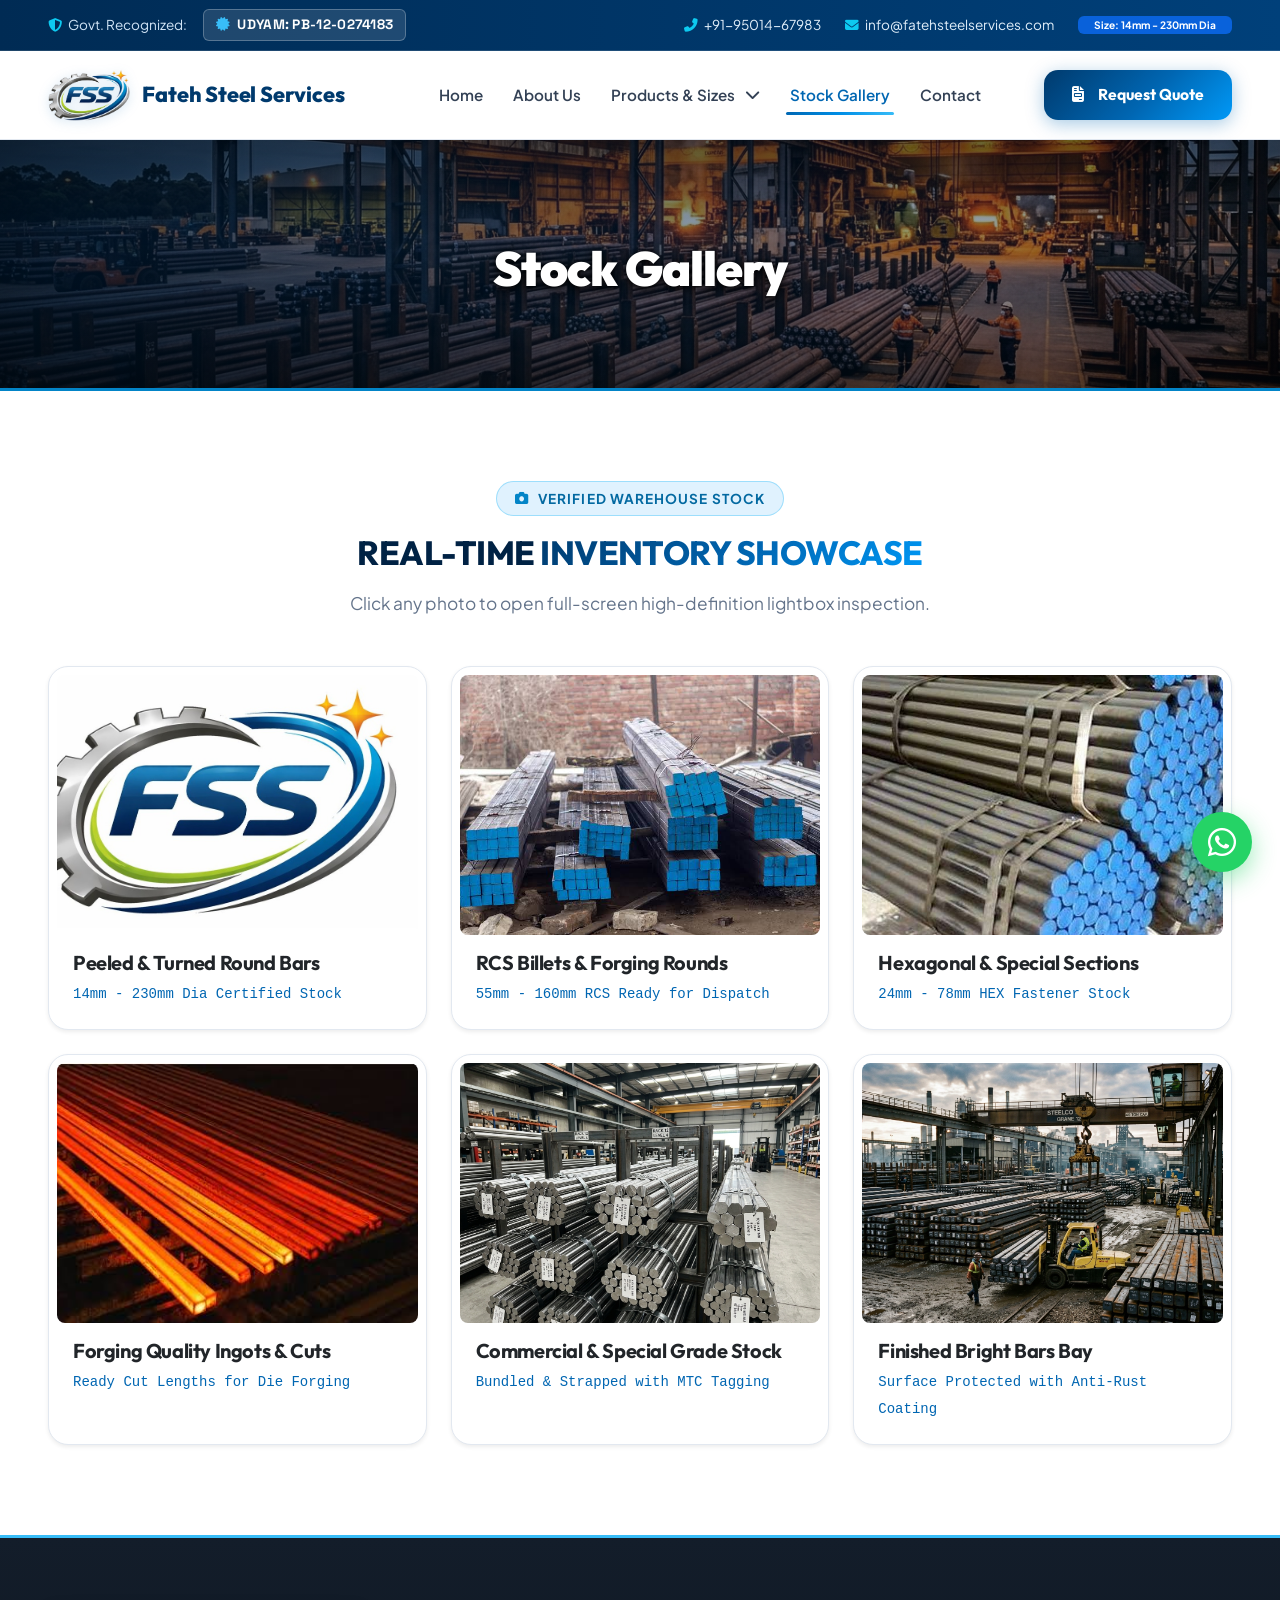
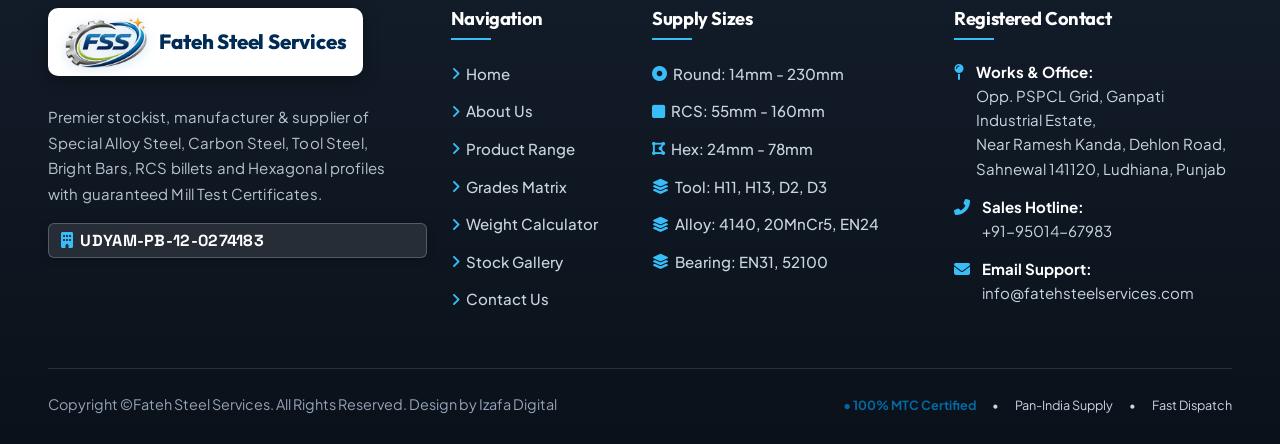
<file: gallery.html>
﻿<!DOCTYPE html>
<html lang="en">
<head>
  <meta charset="UTF-8">
  <meta name="viewport" content="width=device-width, initial-scale=1.0">
  <title>Stock & Facility Gallery | FATEH STEEL SERVICES</title>
  <meta name="description" content="View high-resolution warehouse stock and facility gallery photos of round bars, RCS billets, bundles, and forged steel at Fateh Steel Services.">
  
  <link rel="icon" type="image/png" href="images/logo.png">
  <link rel="stylesheet" href="css/bootstrap.min.css">
  <link rel="stylesheet" href="css/animate.css">
  <link rel="stylesheet" href="css/magnific-popup.css">
  <link rel="stylesheet" href="css/swiper-bundle.min.css">
  <link rel="stylesheet" href="https://cdnjs.cloudflare.com/ajax/libs/font-awesome/6.5.1/css/all.min.css">
  <link rel="stylesheet" href="css/style.css">
</head>
<body>

  <div class="top-bar d-none d-md-block">
    <div class="container-fluid px-lg-5">
      <div class="d-flex justify-content-between align-items-center">
        <div class="d-flex align-items-center gap-3">
          <span><i class="fas fa-shield-alt text-info me-1"></i> Govt. Recognized:</span>
          <span class="top-bar-badge"><i class="fas fa-certificate"></i> UDYAM: PB-12-0274183</span>
        </div>
        <div class="d-flex align-items-center gap-4">
          <a href="tel:+919501467983"><i class="fas fa-phone-alt text-info me-1"></i> +91-95014-67983</a>
          <a href="mailto:info@fatehsteelservices.com"><i class="fas fa-envelope text-info me-1"></i> info@fatehsteelservices.com</a>
          <span class="badge bg-primary bg-opacity-75 text-white fw-bold px-3 py-1">Size: 14mm - 230mm Dia</span>
        </div>
      </div>
    </div>
  </div>

  <header class="main-nav">
    <div class="container-fluid px-lg-5 py-3">
      <div class="d-flex align-items-center justify-content-between">
        
        <a href="index.html" class="navbar-brand-custom">
          <img src="images/logo.png" alt="Fateh Steel Services Logo" class="brand-logo-img">
          <div class="brand-text d-none d-sm-block">
            <h2 class="brand-title">Fateh Steel Services</h2>
          </div>
        </a>

        <nav class="d-none d-lg-block">
          <ul class="nav-links-custom">
            <li><a href="index.html" class="nav-link-item">Home</a></li>
            <li><a href="about.html" class="nav-link-item">About Us</a></li>
            
            <li class="nav-dropdown">
              <a href="products.html" class="nav-link-item">
                Products & Sizes <i class="fas fa-chevron-down ms-1 fs-7"></i>
              </a>
              <div class="dropdown-menu-custom">
                <a href="products.html" class="dropdown-item-custom">
                  <i class="fas fa-cubes"></i> Core Products & Size Spectrum
                </a>
                <a href="grades.html" class="dropdown-item-custom">
                  <i class="fas fa-flask"></i> Steel Grades & Chemical Matrix
                </a>
                <a href="calculator.html" class="dropdown-item-custom">
                  <i class="fas fa-calculator"></i> Steel Weight Calculator
                </a>
                <a href="quality.html" class="dropdown-item-custom">
                  <i class="fas fa-stamp"></i> Quality & Lab Testing
                </a>
              </div>
            </li>

            <li><a href="gallery.html" class="nav-link-item active">Stock Gallery</a></li>
            <li><a href="contact.html" class="nav-link-item">Contact</a></li>
          </ul>
        </nav>

        <div class="d-flex align-items-center gap-3">
          <button class="btn btn-molten d-none d-sm-inline-flex" data-bs-toggle="modal" data-bs-target="#rfqModal">
            <i class="fas fa-file-invoice me-1"></i> Request Quote
          </button>
          <button class="btn btn-outline-steel mobile-menu-toggle d-lg-none" type="button" data-bs-toggle="offcanvas" data-bs-target="#mobileMenu" aria-label="Toggle Navigation">
            <i class="fas fa-bars"></i>
          </button>
        </div>

      </div>
    </div>
  </header>

  <div class="offcanvas offcanvas-end bg-white text-dark" tabindex="-1" id="mobileMenu">
    <div class="offcanvas-header border-bottom border-secondary border-opacity-25 py-3">
      <div class="d-flex align-items-center gap-2">
        <img src="images/logo.png" alt="FSS Logo" style="height: 42px;">
        <div>
          <h5 class="offcanvas-title text-gradient fw-bold mb-0">Fateh Steel Services</h5>
        </div>
      </div>
      <button type="button" class="btn-close" data-bs-dismiss="offcanvas" aria-label="Close"></button>
    </div>
    <div class="offcanvas-body p-3">
      <ul class="mobile-nav-list">
        <li>
          <a href="index.html" class="mobile-nav-link">
            <i class="fas fa-home text-blue"></i> Home
          </a>
        </li>
        <li>
          <a href="about.html" class="mobile-nav-link">
            <i class="fas fa-info-circle text-blue"></i> About Us
          </a>
        </li>
        
        <li class="mobile-submenu-box">
          <button type="button" class="mobile-submenu-toggle">
            <span class="d-flex align-items-center gap-2">
              <i class="fas fa-layer-group text-blue"></i> Products & Sizes
            </span>
            <i class="fas fa-chevron-down arrow-icon"></i>
          </button>
          <div class="mobile-submenu-items">
            <a href="products.html" class="mobile-sub-item">
              <i class="fas fa-cubes"></i> Core Products & Sizes
            </a>
            <a href="grades.html" class="mobile-sub-item">
              <i class="fas fa-flask"></i> Steel Grades & Chemical Matrix
            </a>
            <a href="calculator.html" class="mobile-sub-item">
              <i class="fas fa-calculator"></i> Steel Weight Calculator
            </a>
            <a href="quality.html" class="mobile-sub-item">
              <i class="fas fa-stamp"></i> Quality & Lab Testing
            </a>
          </div>
        </li>

        <li>
          <a href="gallery.html" class="mobile-nav-link active">
            <i class="fas fa-warehouse text-blue"></i> Stock Gallery
          </a>
        </li>
        <li>
          <a href="contact.html" class="mobile-nav-link">
            <i class="fas fa-envelope text-blue"></i> Contact Us
          </a>
        </li>
      </ul>

      <div class="mt-4 pt-3 border-top border-secondary border-opacity-25">
                <p class="small text-muted mb-3 font-monospace">UDYAM-PB-12-0274183</p>
        <button class="btn btn-molten w-100" data-bs-toggle="modal" data-bs-target="#rfqModal" data-bs-dismiss="offcanvas">
          <i class="fas fa-file-invoice me-2"></i> Request Instant Quote
        </button>
        <div class="d-flex gap-2 mt-2">
          <a href="tel:+919501467983" class="btn btn-sm btn-outline-steel flex-grow-1 text-center">
            <i class="fas fa-phone-alt text-green me-1"></i> Call Us
          </a>
          <a href="https://wa.me/919501467983?text=Hello%20Fateh%20Steel%20Services" target="_blank" class="btn btn-sm btn-whatsapp flex-grow-1 text-center">
            <i class="fab fa-whatsapp me-1"></i> WhatsApp
          </a>
        </div>
      </div>
    </div>
  </div>

  <section class="page-banner-section text-center">
    <div class="container-fluid px-lg-5 position-relative" style="z-index: 2;">
      <div class="row align-items-center justify-content-center">
        <div class="col-lg-10 text-center">
          <h1 class="banner-title mb-0">Stock Gallery</h1>
        </div>
      </div>
    </div>
  </section>

  <section class="section-padding bg-surface">
    <div class="container-fluid px-lg-5">
      
      <div class="text-center max-w-700 mx-auto mb-5">
        <div class="section-tag mx-auto">
          <i class="fas fa-camera"></i> Verified Warehouse Stock
        </div>
        <h2 class="section-title">
          REAL-TIME <span class="text-gradient">INVENTORY SHOWCASE</span>
        </h2>
        <p class="section-desc mx-auto">
          Click any photo to open full-screen high-definition lightbox inspection.
        </p>
      </div>

      <div class="row g-4 popup-gallery">
        
        <div class="col-lg-4 col-md-6">
          <div class="product-card p-2 text-center shadow-sm">
            <a href="images/client/steel-stock-3.jpg" class="popup-link" title="Special Alloy Round Bars Stock - Fateh Steel Services">
              <div class="overflow-hidden rounded-3 position-relative" style="height: 260px;">
                <img src="images/client/steel-stock-3.jpg" alt="Steel Round Bars" class="w-100 h-100 object-fit-cover" style="transition: transform 0.5s ease;">
                <div class="position-absolute top-0 start-0 w-100 h-100 d-flex align-items-center justify-content-center bg-dark bg-opacity-50 opacity-0 hover-opacity-100 transition-all">
                  <i class="fas fa-expand-arrows-alt text-white fs-3"></i>
                </div>
              </div>
            </a>
            <div class="p-3 text-start">
              <h5 class="text-dark mb-1 fw-bold">Peeled & Turned Round Bars</h5>
              <span class="text-blue small font-monospace">14mm - 230mm Dia Certified Stock</span>
            </div>
          </div>
        </div>

        <div class="col-lg-4 col-md-6">
          <div class="product-card p-2 text-center shadow-sm">
            <a href="images/client/steel-stock-2.jpg" class="popup-link" title="Bundled Round & RCS Consignments">
              <div class="overflow-hidden rounded-3 position-relative" style="height: 260px;">
                <img src="images/client/steel-stock-2.jpg" alt="Bundled Steel" class="w-100 h-100 object-fit-cover" style="transition: transform 0.5s ease;">
                <div class="position-absolute top-0 start-0 w-100 h-100 d-flex align-items-center justify-content-center bg-dark bg-opacity-50 opacity-0 hover-opacity-100 transition-all">
                  <i class="fas fa-expand-arrows-alt text-white fs-3"></i>
                </div>
              </div>
            </a>
            <div class="p-3 text-start">
              <h5 class="text-dark mb-1 fw-bold">RCS Billets & Forging Rounds</h5>
              <span class="text-blue small font-monospace">55mm - 160mm RCS Ready for Dispatch</span>
            </div>
          </div>
        </div>

        <div class="col-lg-4 col-md-6">
          <div class="product-card p-2 text-center shadow-sm">
            <a href="images/client/steel-stock-4.jpg" class="popup-link" title="Cold Drawn Hexagonal & Bright Steel">
              <div class="overflow-hidden rounded-3 position-relative" style="height: 260px;">
                <img src="images/client/steel-stock-4.jpg" alt="Hexagonal Steel" class="w-100 h-100 object-fit-cover" style="transition: transform 0.5s ease;">
                <div class="position-absolute top-0 start-0 w-100 h-100 d-flex align-items-center justify-content-center bg-dark bg-opacity-50 opacity-0 hover-opacity-100 transition-all">
                  <i class="fas fa-expand-arrows-alt text-white fs-3"></i>
                </div>
              </div>
            </a>
            <div class="p-3 text-start">
              <h5 class="text-dark mb-1 fw-bold">Hexagonal & Special Sections</h5>
              <span class="text-blue small font-monospace">24mm - 78mm HEX Fastener Stock</span>
            </div>
          </div>
        </div>

        <div class="col-lg-4 col-md-6">
          <div class="product-card p-2 text-center shadow-sm">
            <a href="images/client/steel-stock-1.jpg" class="popup-link" title="Precision Cut Alloy Billets & Blocks">
              <div class="overflow-hidden rounded-3 position-relative" style="height: 260px;">
                <img src="images/client/steel-stock-1.jpg" alt="Precision Alloy Steel" class="w-100 h-100 object-fit-cover" style="transition: transform 0.5s ease;">
                <div class="position-absolute top-0 start-0 w-100 h-100 d-flex align-items-center justify-content-center bg-dark bg-opacity-50 opacity-0 hover-opacity-100 transition-all">
                  <i class="fas fa-expand-arrows-alt text-white fs-3"></i>
                </div>
              </div>
            </a>
            <div class="p-3 text-start">
              <h5 class="text-dark mb-1 fw-bold">Forging Quality Ingots & Cuts</h5>
              <span class="text-blue small font-monospace">Ready Cut Lengths for Die Forging</span>
            </div>
          </div>
        </div>

        <div class="col-lg-4 col-md-6">
          <div class="product-card p-2 text-center shadow-sm">
            <a href="images/client/steel-stock-5.jpg" class="popup-link" title="Carbon & Case Hardening Steel Bars">
              <div class="overflow-hidden rounded-3 position-relative" style="height: 260px;">
                <img src="images/client/steel-stock-5.jpg" alt="Carbon Steel Bars" class="w-100 h-100 object-fit-cover" style="transition: transform 0.5s ease;">
                <div class="position-absolute top-0 start-0 w-100 h-100 d-flex align-items-center justify-content-center bg-dark bg-opacity-50 opacity-0 hover-opacity-100 transition-all">
                  <i class="fas fa-expand-arrows-alt text-white fs-3"></i>
                </div>
              </div>
            </a>
            <div class="p-3 text-start">
              <h5 class="text-dark mb-1 fw-bold">Commercial & Special Grade Stock</h5>
              <span class="text-blue small font-monospace">Bundled & Strapped with MTC Tagging</span>
            </div>
          </div>
        </div>

        <div class="col-lg-4 col-md-6">
          <div class="product-card p-2 text-center shadow-sm">
            <a href="images/client/steel-stock-6.jpg" class="popup-link" title="Finished Bright Bars Warehouse">
              <div class="overflow-hidden rounded-3 position-relative" style="height: 260px;">
                <img src="images/client/steel-stock-6.jpg" alt="Finished Bright Bars" class="w-100 h-100 object-fit-cover" style="transition: transform 0.5s ease;">
                <div class="position-absolute top-0 start-0 w-100 h-100 d-flex align-items-center justify-content-center bg-dark bg-opacity-50 opacity-0 hover-opacity-100 transition-all">
                  <i class="fas fa-expand-arrows-alt text-white fs-3"></i>
                </div>
              </div>
            </a>
            <div class="p-3 text-start">
              <h5 class="text-dark mb-1 fw-bold">Finished Bright Bars Bay</h5>
              <span class="text-blue small font-monospace">Surface Protected with Anti-Rust Coating</span>
            </div>
          </div>
        </div>

      </div>

    </div>
  </section>

  <footer class="main-footer">
    <div class="container-fluid px-lg-5">
      <div class="row g-4">
        
        <div class="col-lg-4 col-md-6">
          <div class="navbar-brand-custom mb-3">
            <img src="images/logo.png" alt="Fateh Steel Services Logo" class="brand-logo-img" style="height: 52px;">
            <div class="brand-text">
              <h2 class="text-white mb-0">Fateh Steel Services</h2>
            </div>
          </div>
          <p class="text-light small pe-lg-4 mb-3" style="line-height: 1.7; opacity: 0.9;">
            Premier stockist, manufacturer & supplier of Special Alloy Steel, Carbon Steel, Tool Steel, Bright Bars, RCS billets and Hexagonal profiles with guaranteed Mill Test Certificates.
          </p>
          <div class="d-flex flex-column gap-2 mt-2">
                        <span class="top-bar-badge d-inline-flex w-auto"><i class="fas fa-building"></i> UDYAM-PB-12-0274183</span>
          </div>
        </div>

        <div class="col-lg-2 col-md-6 col-6 footer-col">
          <h4>Navigation</h4>
          <ul class="footer-links">
            <li><a href="index.html"><i class="fas fa-angle-right text-green"></i> Home</a></li>
            <li><a href="about.html"><i class="fas fa-angle-right text-green"></i> About Us</a></li>
            <li><a href="products.html"><i class="fas fa-angle-right text-green"></i> Product Range</a></li>
            <li><a href="grades.html"><i class="fas fa-angle-right text-green"></i> Grades Matrix</a></li>
            <li><a href="calculator.html"><i class="fas fa-angle-right text-green"></i> Weight Calculator</a></li>
            <li><a href="gallery.html"><i class="fas fa-angle-right text-green"></i> Stock Gallery</a></li>
            <li><a href="contact.html"><i class="fas fa-angle-right text-green"></i> Contact Us</a></li>
          </ul>
        </div>

        <div class="col-lg-3 col-md-6 col-6 footer-col">
          <h4>Supply Sizes</h4>
          <ul class="footer-links">
            <li><a href="products.html"><i class="fas fa-circle-dot text-green"></i> Round: 14mm - 230mm</a></li>
            <li><a href="products.html"><i class="fas fa-square text-green"></i> RCS: 55mm - 160mm</a></li>
            <li><a href="products.html"><i class="fas fa-draw-polygon text-green"></i> Hex: 24mm - 78mm</a></li>
            <li><a href="grades.html"><i class="fas fa-layer-group text-green"></i> Tool: H11, H13, D2, D3</a></li>
            <li><a href="grades.html"><i class="fas fa-layer-group text-green"></i> Alloy: 4140, 20MnCr5, EN24</a></li>
            <li><a href="grades.html"><i class="fas fa-layer-group text-green"></i> Bearing: EN31, 52100</a></li>
          </ul>
        </div>

        <div class="col-lg-3 col-md-6 footer-col">
          <h4>Registered Contact</h4>
          <div class="footer-contact-item">
            <i class="fas fa-map-pin"></i>
            <div>
              <strong class="text-white d-block">Works & Office:</strong>
              <span>Opp. PSPCL Grid, Ganpati Industrial Estate,<br>Near Ramesh Kanda, Dehlon Road,<br>Sahnewal 141120, Ludhiana, Punjab</span>
            </div>
          </div>
          <div class="footer-contact-item">
            <i class="fas fa-phone-alt"></i>
            <div>
              <strong class="text-white d-block">Sales Hotline:</strong>
              <a href="tel:+919501467983" class="text-light">+91-95014-67983</a>
            </div>
          </div>
          <div class="footer-contact-item">
            <i class="fas fa-envelope"></i>
            <div>
              <strong class="text-white d-block">Email Support:</strong>
              <a href="mailto:info@fatehsteelservices.com" class="text-light">info@fatehsteelservices.com</a>
            </div>
          </div>
        </div>

      </div>

      <div class="footer-bottom d-flex flex-wrap justify-content-between align-items-center">
        <div>
          Copyright &copy;Fateh Steel Services. All Rights Reserved. Design by Izafa Digital
        </div>
        <div class="d-flex gap-3 text-light small">
          <span class="text-green fw-bold">&bull; 100% MTC Certified</span>
          <span>&bull;</span>
          <span>Pan-India Supply</span>
          <span>&bull;</span>
          <span>Fast Dispatch</span>
        </div>
      </div>

    </div>
  </footer>

  <a href="https://wa.me/919501467983?text=Hello%20Fateh%20Steel%20Services,%20I%20have%20an%20inquiry%20regarding%20steel%20supplies" target="_blank" class="whatsapp-float" aria-label="Chat on WhatsApp">
    <i class="fab fa-whatsapp"></i>
  </a>

  <div class="modal fade" id="rfqModal" tabindex="-1" aria-hidden="true">
    <div class="modal-dialog modal-dialog-centered modal-lg">
      <div class="modal-content rfq-modal-content">
        <div class="modal-header rfq-modal-header">
          <div class="d-flex align-items-center gap-2">
            <i class="fas fa-file-invoice text-green fs-4"></i>
            <h5 class="modal-title text-white mb-0">Request Instant Quotation</h5>
          </div>
          <button type="button" class="btn-close btn-close-white" data-bs-dismiss="modal"></button>
        </div>
        <div class="modal-body rfq-modal-body">
          <form onsubmit="event.preventDefault(); const g = document.getElementById('modal-grade').value; const s = document.getElementById('modal-size').value; const q = document.getElementById('modal-qty').value; window.open('https://wa.me/919501467983?text=' + encodeURIComponent('*QUICK QUOTE INQUIRY*\nGrade: ' + g + '\nSize: ' + s + '\nQuantity: ' + q), '_blank');">
            <div class="row g-3">
              <div class="col-md-6">
                <label class="form-label text-dark small fw-bold">Required Grade:</label>
                <input type="text" id="modal-grade" class="form-control bg-light border-secondary border-opacity-25 text-dark py-2" placeholder="e.g. 42CrMo4 / EN8 / 20MnCr5" required>
              </div>
              <div class="col-md-6">
                <label class="form-label text-dark small fw-bold">Size (Dia / RCS / HEX):</label>
                <input type="text" id="modal-size" class="form-control bg-light border-secondary border-opacity-25 text-dark py-2" placeholder="e.g. 50mm Dia / 80mm RCS" required>
              </div>
              <div class="col-md-12">
                <label class="form-label text-dark small fw-bold">Estimated Quantity / Length:</label>
                <input type="text" id="modal-qty" class="form-control bg-light border-secondary border-opacity-25 text-dark py-2" placeholder="e.g. 2 Tons / 50 Pieces" required>
              </div>
              <div class="col-12 mt-4 text-end">
                <button type="button" class="btn btn-outline-secondary me-2" data-bs-dismiss="modal">Close</button>
                <button type="submit" class="btn btn-molten">
                  <i class="fab fa-whatsapp me-1"></i> Send To WhatsApp Sales
                </button>
              </div>
            </div>
          </form>
        </div>
      </div>
    </div>
  </div>

  <script src="js/jquery-3.7.1.min.js"></script>
  <script src="js/bootstrap.min.js"></script>
  <script src="js/gsap.min.js"></script>
  <script src="js/ScrollTrigger.min.js"></script>
  <script src="js/SplitText.min.js"></script>
  <script src="js/wow.min.js"></script>
  <script src="js/swiper-bundle.min.js"></script>
  <script src="js/jquery.magnific-popup.min.js"></script>
  <script src="js/jquery.waypoints.min.js"></script>
  <script src="js/jquery.counterup.min.js"></script>
  <script src="js/SmoothScroll.js"></script>
  <script src="js/steel-data.js"></script>
  <script src="js/main.js"></script>

</body>
</html>
</file>
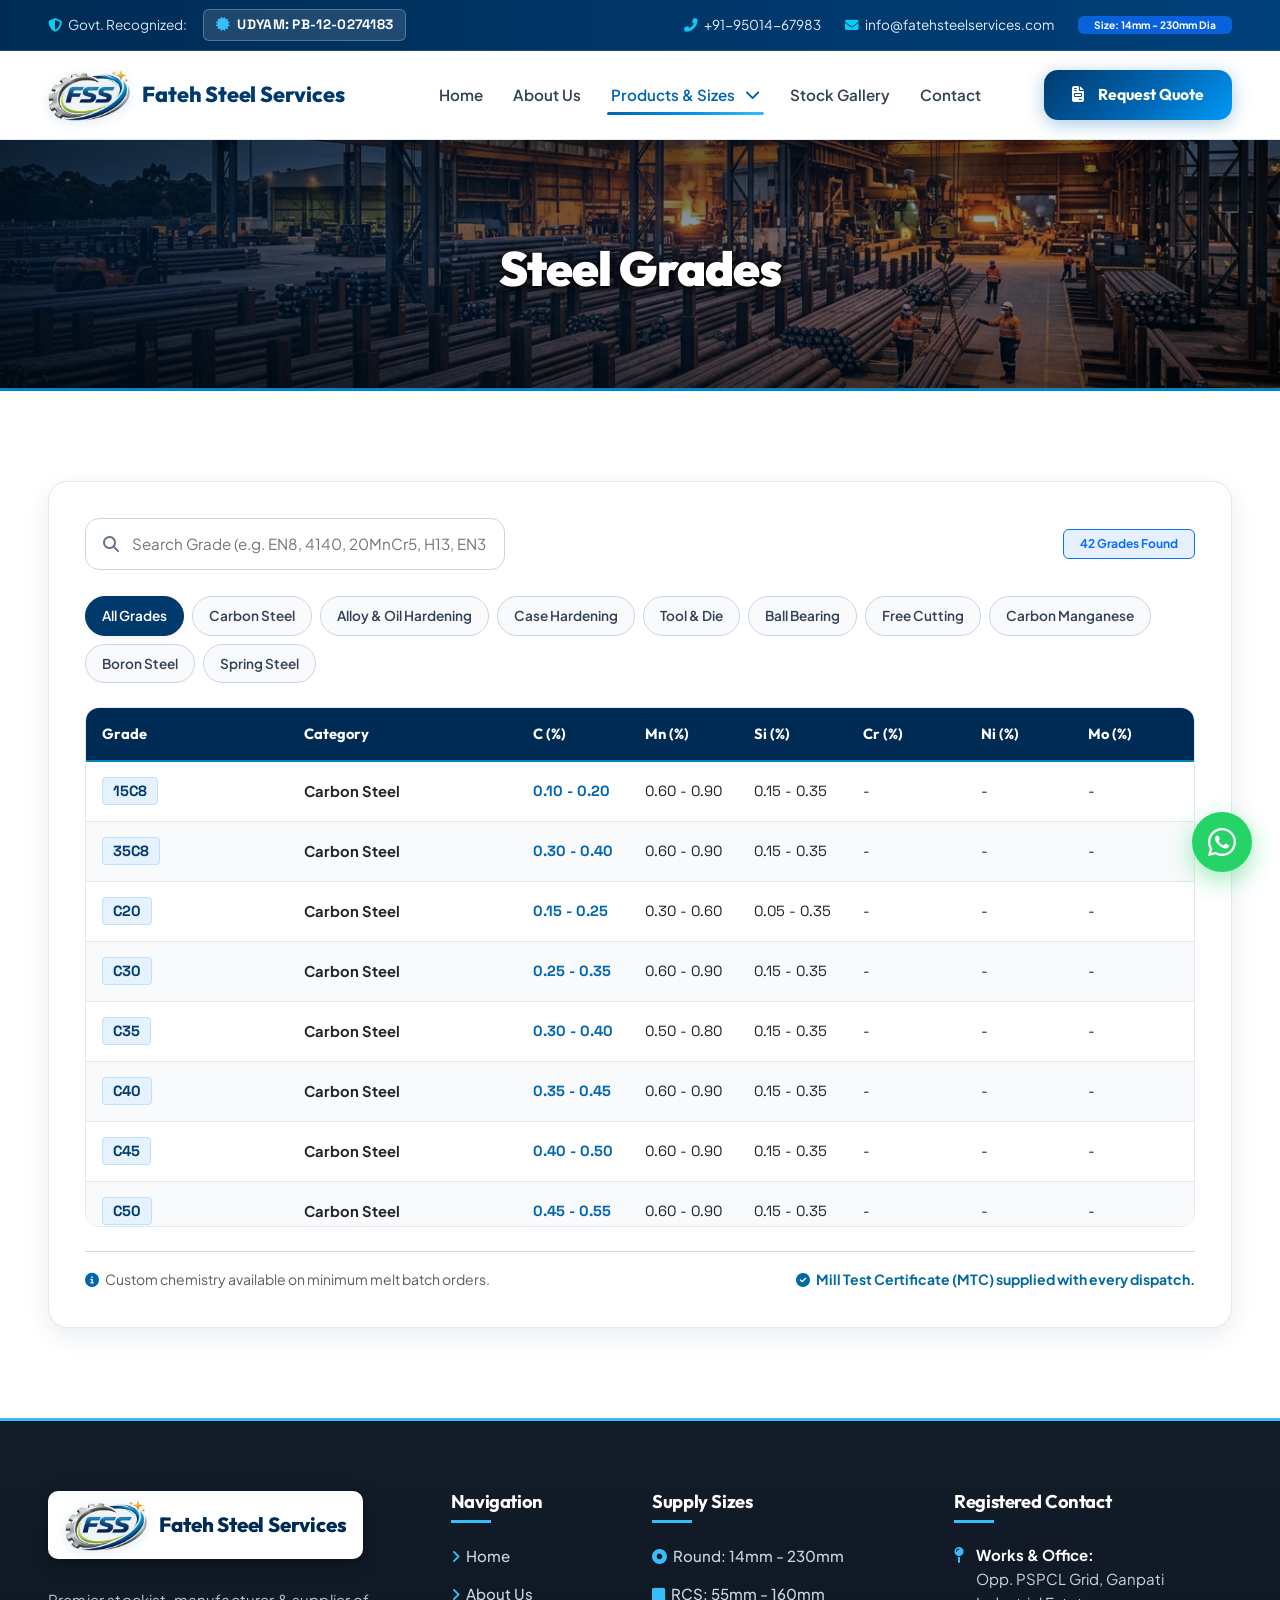
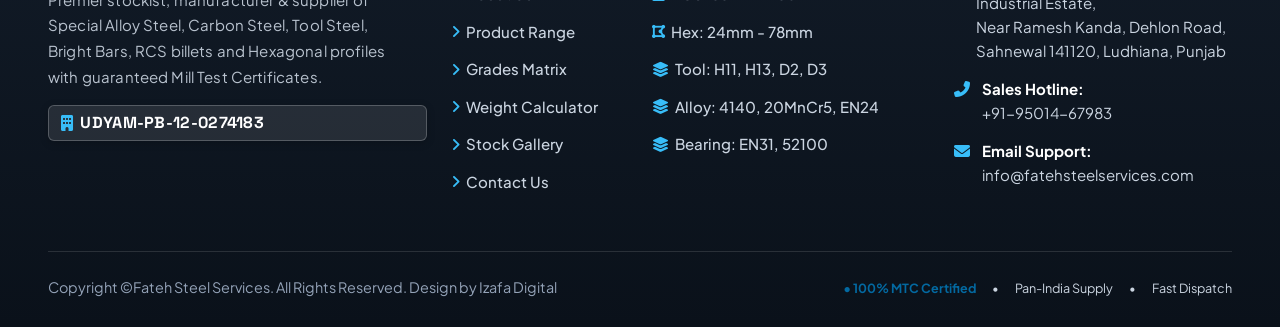
<file: grades.html>
﻿<!DOCTYPE html>
<html lang="en">
<head>
  <meta charset="UTF-8">
  <meta name="viewport" content="width=device-width, initial-scale=1.0">
  <title>Steel Grades & Chemical Composition Matrix | FATEH STEEL SERVICES</title>
  <meta name="description" content="Explore 50+ Certified Steel Grades with complete chemical compositions (C, Mn, Si, Cr, Ni, Mo, BHN Hardness) and applications at Fateh Steel Services.">
  
  <link rel="icon" type="image/png" href="images/logo.png">
  <link rel="stylesheet" href="css/bootstrap.min.css">
  <link rel="stylesheet" href="css/animate.css">
  <link rel="stylesheet" href="css/magnific-popup.css">
  <link rel="stylesheet" href="css/swiper-bundle.min.css">
  <link rel="stylesheet" href="https://cdnjs.cloudflare.com/ajax/libs/font-awesome/6.5.1/css/all.min.css">
  <link rel="stylesheet" href="css/style.css">
</head>
<body>

  <div class="top-bar d-none d-md-block">
    <div class="container-fluid px-lg-5">
      <div class="d-flex justify-content-between align-items-center">
        <div class="d-flex align-items-center gap-3">
          <span><i class="fas fa-shield-alt text-info me-1"></i> Govt. Recognized:</span>
          <span class="top-bar-badge"><i class="fas fa-certificate"></i> UDYAM: PB-12-0274183</span>
        </div>
        <div class="d-flex align-items-center gap-4">
          <a href="tel:+919501467983"><i class="fas fa-phone-alt text-info me-1"></i> +91-95014-67983</a>
          <a href="mailto:info@fatehsteelservices.com"><i class="fas fa-envelope text-info me-1"></i> info@fatehsteelservices.com</a>
          <span class="badge bg-primary bg-opacity-75 text-white fw-bold px-3 py-1">Size: 14mm - 230mm Dia</span>
        </div>
      </div>
    </div>
  </div>

  <header class="main-nav">
    <div class="container-fluid px-lg-5 py-3">
      <div class="d-flex align-items-center justify-content-between">
        
        <a href="index.html" class="navbar-brand-custom">
          <img src="images/logo.png" alt="Fateh Steel Services Logo" class="brand-logo-img">
          <div class="brand-text d-none d-sm-block">
            <h2 class="brand-title">Fateh Steel Services</h2>
          </div>
        </a>

        <nav class="d-none d-lg-block">
          <ul class="nav-links-custom">
            <li><a href="index.html" class="nav-link-item">Home</a></li>
            <li><a href="about.html" class="nav-link-item">About Us</a></li>
            
            <li class="nav-dropdown">
              <a href="products.html" class="nav-link-item active">
                Products & Sizes <i class="fas fa-chevron-down ms-1 fs-7"></i>
              </a>
              <div class="dropdown-menu-custom">
                <a href="products.html" class="dropdown-item-custom">
                  <i class="fas fa-cubes"></i> Core Products & Size Spectrum
                </a>
                <a href="grades.html" class="dropdown-item-custom active">
                  <i class="fas fa-flask"></i> Steel Grades & Chemical Matrix
                </a>
                <a href="calculator.html" class="dropdown-item-custom">
                  <i class="fas fa-calculator"></i> Steel Weight Calculator
                </a>
                <a href="quality.html" class="dropdown-item-custom">
                  <i class="fas fa-stamp"></i> Quality & Lab Testing
                </a>
              </div>
            </li>

            <li><a href="gallery.html" class="nav-link-item">Stock Gallery</a></li>
            <li><a href="contact.html" class="nav-link-item">Contact</a></li>
          </ul>
        </nav>

        <div class="d-flex align-items-center gap-3">
          <button class="btn btn-molten d-none d-sm-inline-flex" data-bs-toggle="modal" data-bs-target="#rfqModal">
            <i class="fas fa-file-invoice me-1"></i> Request Quote
          </button>
          <button class="btn btn-outline-steel mobile-menu-toggle d-lg-none" type="button" data-bs-toggle="offcanvas" data-bs-target="#mobileMenu" aria-label="Toggle Navigation">
            <i class="fas fa-bars"></i>
          </button>
        </div>

      </div>
    </div>
  </header>

  <div class="offcanvas offcanvas-end bg-white text-dark" tabindex="-1" id="mobileMenu">
    <div class="offcanvas-header border-bottom border-secondary border-opacity-25 py-3">
      <div class="d-flex align-items-center gap-2">
        <img src="images/logo.png" alt="FSS Logo" style="height: 42px;">
        <div>
          <h5 class="offcanvas-title text-gradient fw-bold mb-0">Fateh Steel Services</h5>
        </div>
      </div>
      <button type="button" class="btn-close" data-bs-dismiss="offcanvas" aria-label="Close"></button>
    </div>
    <div class="offcanvas-body p-3">
      <ul class="mobile-nav-list">
        <li>
          <a href="index.html" class="mobile-nav-link">
            <i class="fas fa-home text-blue"></i> Home
          </a>
        </li>
        <li>
          <a href="about.html" class="mobile-nav-link">
            <i class="fas fa-info-circle text-blue"></i> About Us
          </a>
        </li>
        
        <li class="mobile-submenu-box open">
          <button type="button" class="mobile-submenu-toggle">
            <span class="d-flex align-items-center gap-2">
              <i class="fas fa-layer-group text-blue"></i> Products & Sizes
            </span>
            <i class="fas fa-chevron-down arrow-icon"></i>
          </button>
          <div class="mobile-submenu-items">
            <a href="products.html" class="mobile-sub-item">
              <i class="fas fa-cubes"></i> Core Products & Sizes
            </a>
            <a href="grades.html" class="mobile-sub-item active">
              <i class="fas fa-flask"></i> Steel Grades & Chemical Matrix
            </a>
            <a href="calculator.html" class="mobile-sub-item">
              <i class="fas fa-calculator"></i> Steel Weight Calculator
            </a>
            <a href="quality.html" class="mobile-sub-item">
              <i class="fas fa-stamp"></i> Quality & Lab Testing
            </a>
          </div>
        </li>

        <li>
          <a href="gallery.html" class="mobile-nav-link">
            <i class="fas fa-warehouse text-blue"></i> Stock Gallery
          </a>
        </li>
        <li>
          <a href="contact.html" class="mobile-nav-link">
            <i class="fas fa-envelope text-blue"></i> Contact Us
          </a>
        </li>
      </ul>

      <div class="mt-4 pt-3 border-top border-secondary border-opacity-25">
                <p class="small text-muted mb-3 font-monospace">UDYAM-PB-12-0274183</p>
        <button class="btn btn-molten w-100" data-bs-toggle="modal" data-bs-target="#rfqModal" data-bs-dismiss="offcanvas">
          <i class="fas fa-file-invoice me-2"></i> Request Instant Quote
        </button>
        <div class="d-flex gap-2 mt-2">
          <a href="tel:+919501467983" class="btn btn-sm btn-outline-steel flex-grow-1 text-center">
            <i class="fas fa-phone-alt text-green me-1"></i> Call Us
          </a>
          <a href="https://wa.me/919501467983?text=Hello%20Fateh%20Steel%20Services" target="_blank" class="btn btn-sm btn-whatsapp flex-grow-1 text-center">
            <i class="fab fa-whatsapp me-1"></i> WhatsApp
          </a>
        </div>
      </div>
    </div>
  </div>

  <section class="page-banner-section text-center">
    <div class="container-fluid px-lg-5 position-relative" style="z-index: 2;">
      <div class="row align-items-center justify-content-center">
        <div class="col-lg-10 text-center">
          <h1 class="banner-title mb-0">Steel Grades</h1>
        </div>
      </div>
    </div>
  </section>

  <section class="section-padding bg-surface">
    <div class="container-fluid px-lg-5">
      
      <div class="grade-matrix-wrapper">
        
        <div class="grade-controls">
          <div class="grade-search-box">
            <i class="fas fa-search"></i>
            <input type="text" id="grade-search" placeholder="Search Grade (e.g. EN8, 4140, 20MnCr5, H13, EN31)...">
          </div>
          
          <div class="d-flex align-items-center gap-3">
            <span class="badge bg-primary bg-opacity-10 text-primary border border-primary px-3 py-2" id="grade-count-badge">50+ Grades Available</span>
          </div>
        </div>

        <div class="grade-category-tabs mb-4">
          <button class="cat-tab-btn active" data-category="All">All Grades</button>
          <button class="cat-tab-btn" data-category="Carbon Steel">Carbon Steel</button>
          <button class="cat-tab-btn" data-category="Oil Hardening & Alloy Steel">Alloy & Oil Hardening</button>
          <button class="cat-tab-btn" data-category="Case Hardening Steel">Case Hardening</button>
          <button class="cat-tab-btn" data-category="Tool & Die Steel">Tool & Die</button>
          <button class="cat-tab-btn" data-category="Ball Bearing Steel">Ball Bearing</button>
          <button class="cat-tab-btn" data-category="Free Cutting Steel">Free Cutting</button>
          <button class="cat-tab-btn" data-category="Carbon Manganese Steel">Carbon Manganese</button>
          <button class="cat-tab-btn" data-category="Boron Steel">Boron Steel</button>
          <button class="cat-tab-btn" data-category="Spring Steel">Spring Steel</button>
        </div>

        <div class="grade-table-responsive">
          <table class="grade-table">
            <thead>
              <tr>
                <th>Grade</th>
                <th>Category</th>
                <th>C (%)</th>
                <th>Mn (%)</th>
                <th>Si (%)</th>
                <th>Cr (%)</th>
                <th>Ni (%)</th>
                <th>Mo (%)</th>
                <th>Hardness (BHN)</th>
                <th class="text-end">Action</th>
              </tr>
            </thead>
            <tbody id="grade-table-body">
            </tbody>
          </table>
        </div>

        <div class="d-flex flex-wrap justify-content-between align-items-center mt-4 pt-3 border-top border-secondary border-opacity-25 small text-muted">
          <span><i class="fas fa-info-circle text-blue me-1"></i> Custom chemistry available on minimum melt batch orders.</span>
          <span class="text-green fw-bold"><i class="fas fa-check-circle me-1"></i> Mill Test Certificate (MTC) supplied with every dispatch.</span>
        </div>

      </div>

    </div>
  </section>

  <footer class="main-footer">
    <div class="container-fluid px-lg-5">
      <div class="row g-4">
        
        <div class="col-lg-4 col-md-6">
          <div class="navbar-brand-custom mb-3">
            <img src="images/logo.png" alt="Fateh Steel Services Logo" class="brand-logo-img" style="height: 52px;">
            <div class="brand-text">
              <h2 class="text-white mb-0">Fateh Steel Services</h2>
            </div>
          </div>
          <p class="text-light small pe-lg-4 mb-3" style="line-height: 1.7; opacity: 0.9;">
            Premier stockist, manufacturer & supplier of Special Alloy Steel, Carbon Steel, Tool Steel, Bright Bars, RCS billets and Hexagonal profiles with guaranteed Mill Test Certificates.
          </p>
          <div class="d-flex flex-column gap-2 mt-2">
                        <span class="top-bar-badge d-inline-flex w-auto"><i class="fas fa-building"></i> UDYAM-PB-12-0274183</span>
          </div>
        </div>

        <div class="col-lg-2 col-md-6 col-6 footer-col">
          <h4>Navigation</h4>
          <ul class="footer-links">
            <li><a href="index.html"><i class="fas fa-angle-right text-green"></i> Home</a></li>
            <li><a href="about.html"><i class="fas fa-angle-right text-green"></i> About Us</a></li>
            <li><a href="products.html"><i class="fas fa-angle-right text-green"></i> Product Range</a></li>
            <li><a href="grades.html"><i class="fas fa-angle-right text-green"></i> Grades Matrix</a></li>
            <li><a href="calculator.html"><i class="fas fa-angle-right text-green"></i> Weight Calculator</a></li>
            <li><a href="gallery.html"><i class="fas fa-angle-right text-green"></i> Stock Gallery</a></li>
            <li><a href="contact.html"><i class="fas fa-angle-right text-green"></i> Contact Us</a></li>
          </ul>
        </div>

        <div class="col-lg-3 col-md-6 col-6 footer-col">
          <h4>Supply Sizes</h4>
          <ul class="footer-links">
            <li><a href="products.html"><i class="fas fa-circle-dot text-green"></i> Round: 14mm - 230mm</a></li>
            <li><a href="products.html"><i class="fas fa-square text-green"></i> RCS: 55mm - 160mm</a></li>
            <li><a href="products.html"><i class="fas fa-draw-polygon text-green"></i> Hex: 24mm - 78mm</a></li>
            <li><a href="grades.html"><i class="fas fa-layer-group text-green"></i> Tool: H11, H13, D2, D3</a></li>
            <li><a href="grades.html"><i class="fas fa-layer-group text-green"></i> Alloy: 4140, 20MnCr5, EN24</a></li>
            <li><a href="grades.html"><i class="fas fa-layer-group text-green"></i> Bearing: EN31, 52100</a></li>
          </ul>
        </div>

        <div class="col-lg-3 col-md-6 footer-col">
          <h4>Registered Contact</h4>
          <div class="footer-contact-item">
            <i class="fas fa-map-pin"></i>
            <div>
              <strong class="text-white d-block">Works & Office:</strong>
              <span>Opp. PSPCL Grid, Ganpati Industrial Estate,<br>Near Ramesh Kanda, Dehlon Road,<br>Sahnewal 141120, Ludhiana, Punjab</span>
            </div>
          </div>
          <div class="footer-contact-item">
            <i class="fas fa-phone-alt"></i>
            <div>
              <strong class="text-white d-block">Sales Hotline:</strong>
              <a href="tel:+919501467983" class="text-light">+91-95014-67983</a>
            </div>
          </div>
          <div class="footer-contact-item">
            <i class="fas fa-envelope"></i>
            <div>
              <strong class="text-white d-block">Email Support:</strong>
              <a href="mailto:info@fatehsteelservices.com" class="text-light">info@fatehsteelservices.com</a>
            </div>
          </div>
        </div>

      </div>

      <div class="footer-bottom d-flex flex-wrap justify-content-between align-items-center">
        <div>
          Copyright &copy;Fateh Steel Services. All Rights Reserved. Design by Izafa Digital
        </div>
        <div class="d-flex gap-3 text-light small">
          <span class="text-green fw-bold">&bull; 100% MTC Certified</span>
          <span>&bull;</span>
          <span>Pan-India Supply</span>
          <span>&bull;</span>
          <span>Fast Dispatch</span>
        </div>
      </div>

    </div>
  </footer>

  <a href="https://wa.me/919501467983?text=Hello%20Fateh%20Steel%20Services,%20I%20have%20an%20inquiry%20regarding%20steel%20supplies" target="_blank" class="whatsapp-float" aria-label="Chat on WhatsApp">
    <i class="fab fa-whatsapp"></i>
  </a>

  <div class="modal fade" id="gradeSpecModal" tabindex="-1" aria-hidden="true">
    <div class="modal-dialog modal-dialog-centered modal-lg">
      <div class="modal-content rfq-modal-content">
        <div class="modal-header rfq-modal-header">
          <h5 class="modal-title text-white" id="specModalTitle">Grade Specifications</h5>
          <button type="button" class="btn-close btn-close-white" data-bs-dismiss="modal"></button>
        </div>
        <div class="modal-body rfq-modal-body" id="specModalBody">
        </div>
      </div>
    </div>
  </div>

  <div class="modal fade" id="rfqModal" tabindex="-1" aria-hidden="true">
    <div class="modal-dialog modal-dialog-centered modal-lg">
      <div class="modal-content rfq-modal-content">
        <div class="modal-header rfq-modal-header">
          <div class="d-flex align-items-center gap-2">
            <i class="fas fa-file-invoice text-green fs-4"></i>
            <h5 class="modal-title text-white mb-0">Request Instant Quotation</h5>
          </div>
          <button type="button" class="btn-close btn-close-white" data-bs-dismiss="modal"></button>
        </div>
        <div class="modal-body rfq-modal-body">
          <form onsubmit="event.preventDefault(); const g = document.getElementById('modal-grade').value; const s = document.getElementById('modal-size').value; const q = document.getElementById('modal-qty').value; window.open('https://wa.me/919501467983?text=' + encodeURIComponent('*QUICK QUOTE INQUIRY*\nGrade: ' + g + '\nSize: ' + s + '\nQuantity: ' + q), '_blank');">
            <div class="row g-3">
              <div class="col-md-6">
                <label class="form-label text-dark small fw-bold">Required Grade:</label>
                <input type="text" id="modal-grade" class="form-control bg-light border-secondary border-opacity-25 text-dark py-2" placeholder="e.g. 42CrMo4 / EN8 / 20MnCr5" required>
              </div>
              <div class="col-md-6">
                <label class="form-label text-dark small fw-bold">Size (Dia / RCS / HEX):</label>
                <input type="text" id="modal-size" class="form-control bg-light border-secondary border-opacity-25 text-dark py-2" placeholder="e.g. 50mm Dia / 80mm RCS" required>
              </div>
              <div class="col-md-12">
                <label class="form-label text-dark small fw-bold">Estimated Quantity / Length:</label>
                <input type="text" id="modal-qty" class="form-control bg-light border-secondary border-opacity-25 text-dark py-2" placeholder="e.g. 2 Tons / 50 Pieces" required>
              </div>
              <div class="col-12 mt-4 text-end">
                <button type="button" class="btn btn-outline-secondary me-2" data-bs-dismiss="modal">Close</button>
                <button type="submit" class="btn btn-molten">
                  <i class="fab fa-whatsapp me-1"></i> Send To WhatsApp Sales
                </button>
              </div>
            </div>
          </form>
        </div>
      </div>
    </div>
  </div>

  <script src="js/jquery-3.7.1.min.js"></script>
  <script src="js/bootstrap.min.js"></script>
  <script src="js/gsap.min.js"></script>
  <script src="js/ScrollTrigger.min.js"></script>
  <script src="js/SplitText.min.js"></script>
  <script src="js/wow.min.js"></script>
  <script src="js/swiper-bundle.min.js"></script>
  <script src="js/jquery.magnific-popup.min.js"></script>
  <script src="js/jquery.waypoints.min.js"></script>
  <script src="js/jquery.counterup.min.js"></script>
  <script src="js/SmoothScroll.js"></script>
  <script src="js/steel-data.js"></script>
  <script src="js/main.js"></script>

</body>
</html>
</file>
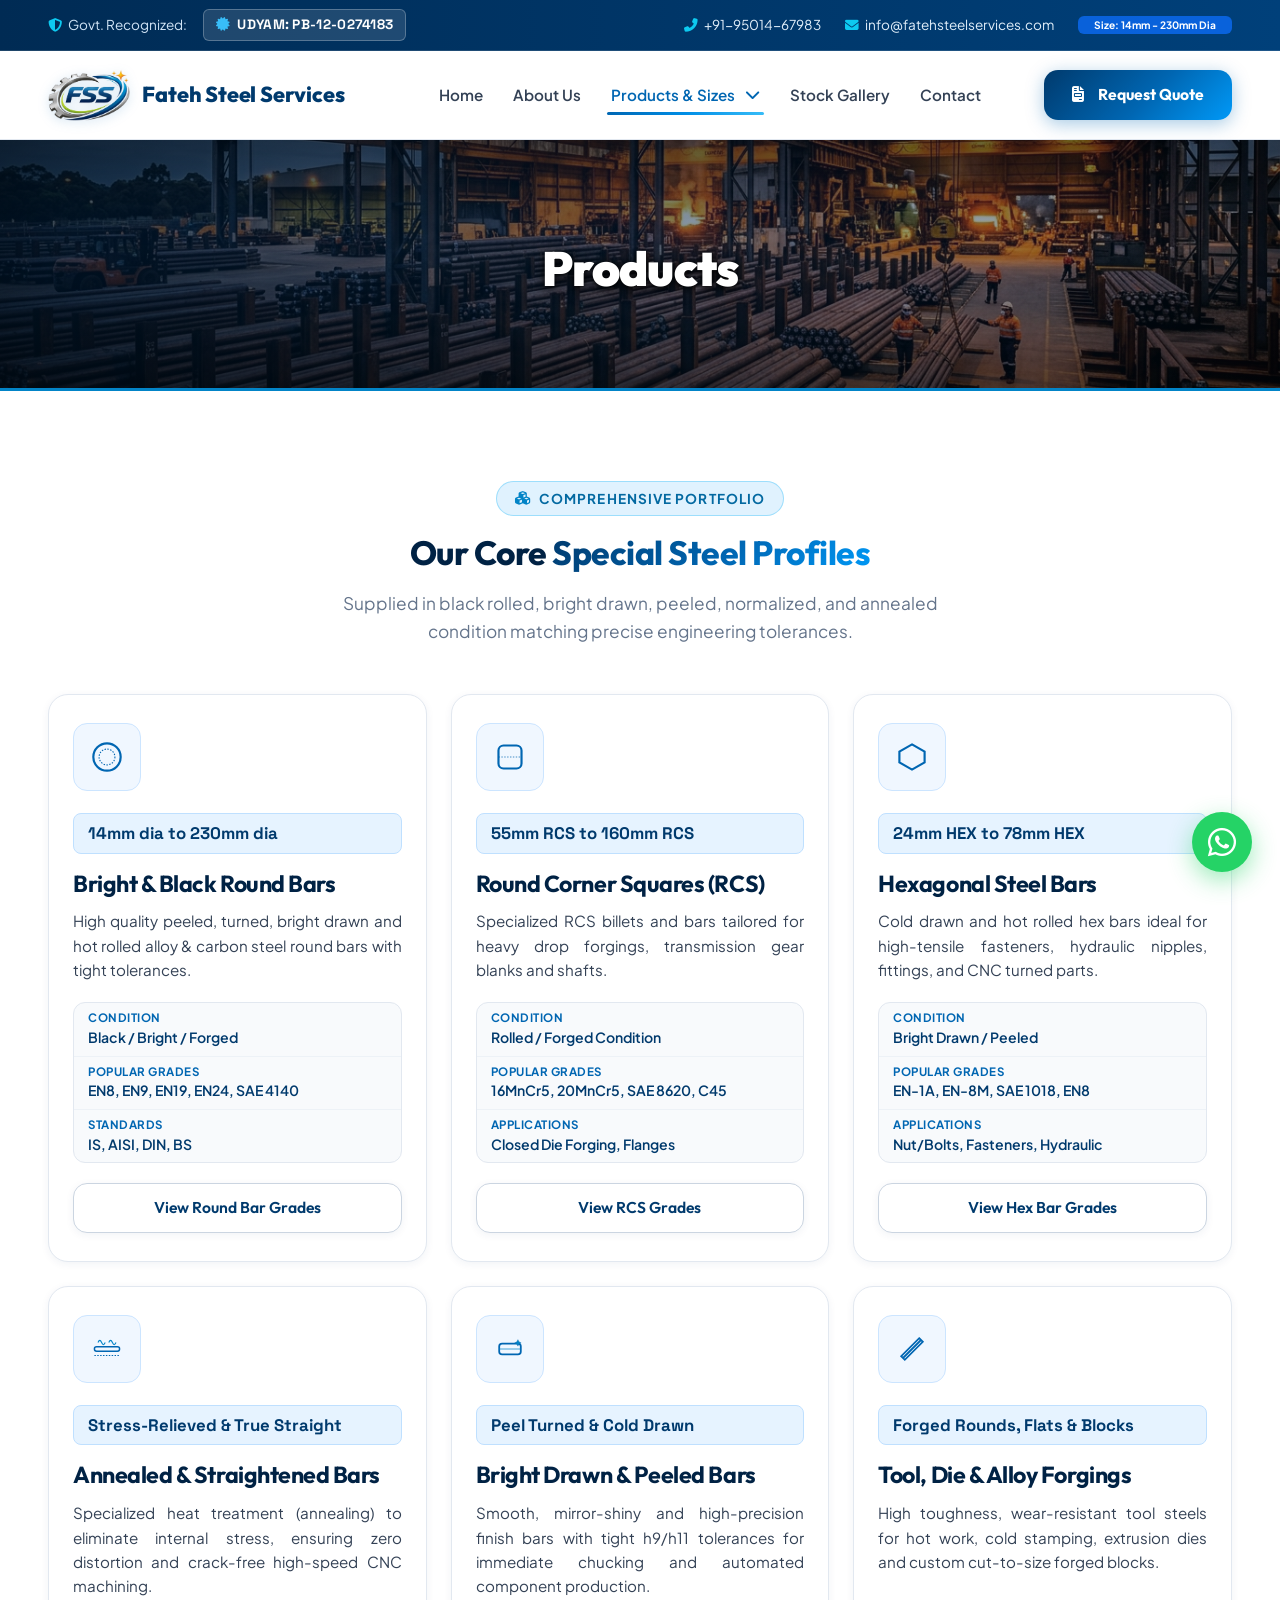
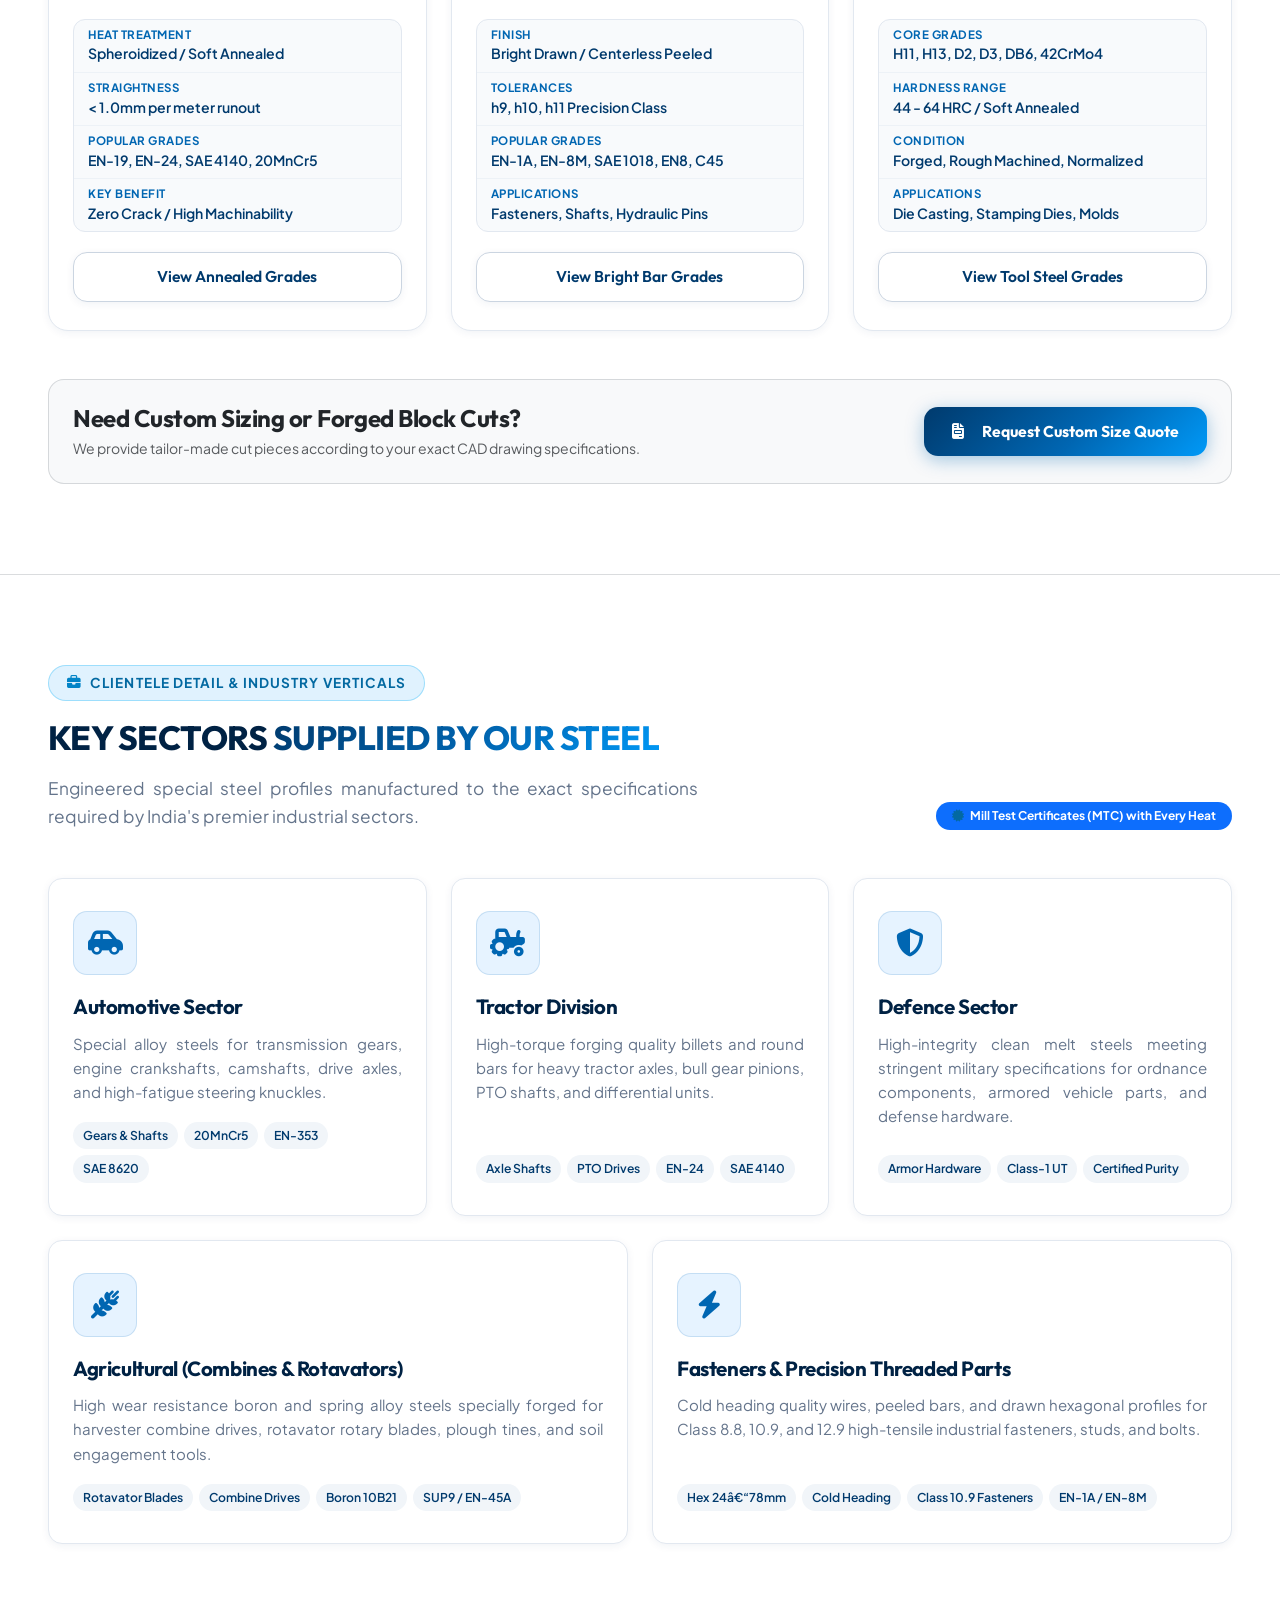
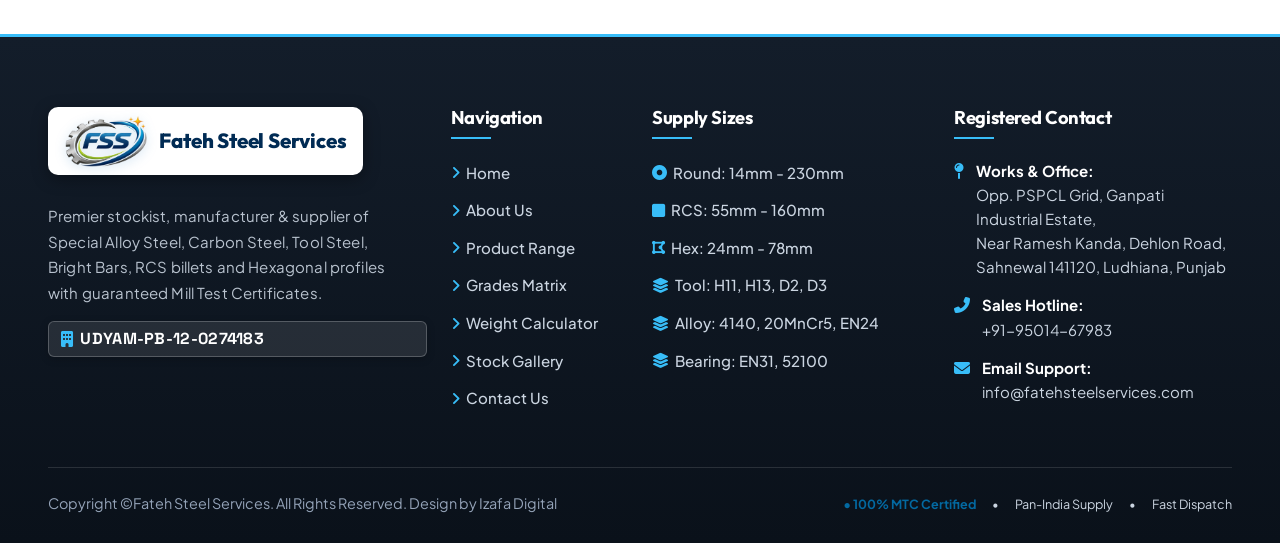
<file: products.html>
﻿<!DOCTYPE html>
<html lang="en">
<head>
  <meta charset="UTF-8">
  <meta name="viewport" content="width=device-width, initial-scale=1.0">
  <title>Products & Size Range | FATEH STEEL SERVICES</title>
  <meta name="description" content="Discover Fateh Steel Services core products: Round Bars (14mm-230mm), RCS (55mm-160mm), Hexagonal Bars (24mm-78mm), Tool & Die Steel, Alloy Steel.">
  
  <link rel="icon" type="image/png" href="images/logo.png">
  <link rel="stylesheet" href="css/bootstrap.min.css">
  <link rel="stylesheet" href="css/animate.css">
  <link rel="stylesheet" href="css/magnific-popup.css">
  <link rel="stylesheet" href="css/swiper-bundle.min.css">
  <link rel="stylesheet" href="https://cdnjs.cloudflare.com/ajax/libs/font-awesome/6.5.1/css/all.min.css">
  <link rel="stylesheet" href="css/style.css">
</head>
<body>

  <div class="top-bar d-none d-md-block">
    <div class="container-fluid px-lg-5">
      <div class="d-flex justify-content-between align-items-center">
        <div class="d-flex align-items-center gap-3">
          <span><i class="fas fa-shield-alt text-info me-1"></i> Govt. Recognized:</span>
          <span class="top-bar-badge"><i class="fas fa-certificate"></i> UDYAM: PB-12-0274183</span>
        </div>
        <div class="d-flex align-items-center gap-4">
          <a href="tel:+919501467983"><i class="fas fa-phone-alt text-info me-1"></i> +91-95014-67983</a>
          <a href="mailto:info@fatehsteelservices.com"><i class="fas fa-envelope text-info me-1"></i> info@fatehsteelservices.com</a>
          <span class="badge bg-primary bg-opacity-75 text-white fw-bold px-3 py-1">Size: 14mm - 230mm Dia</span>
        </div>
      </div>
    </div>
  </div>

  <header class="main-nav">
    <div class="container-fluid px-lg-5 py-3">
      <div class="d-flex align-items-center justify-content-between">
        
        <a href="index.html" class="navbar-brand-custom">
          <img src="images/logo.png" alt="Fateh Steel Services Logo" class="brand-logo-img">
          <div class="brand-text d-none d-sm-block">
            <h2 class="brand-title">Fateh Steel Services</h2>
          </div>
        </a>

        <nav class="d-none d-lg-block">
          <ul class="nav-links-custom">
            <li><a href="index.html" class="nav-link-item">Home</a></li>
            <li><a href="about.html" class="nav-link-item">About Us</a></li>
            
            <li class="nav-dropdown">
              <a href="products.html" class="nav-link-item active">
                Products & Sizes <i class="fas fa-chevron-down ms-1 fs-7"></i>
              </a>
              <div class="dropdown-menu-custom">
                <a href="products.html" class="dropdown-item-custom active">
                  <i class="fas fa-cubes"></i> Core Products & Size Spectrum
                </a>
                <a href="grades.html" class="dropdown-item-custom">
                  <i class="fas fa-flask"></i> Steel Grades & Chemical Matrix
                </a>
                <a href="calculator.html" class="dropdown-item-custom">
                  <i class="fas fa-calculator"></i> Steel Weight Calculator
                </a>
                <a href="quality.html" class="dropdown-item-custom">
                  <i class="fas fa-stamp"></i> Quality & Lab Testing
                </a>
              </div>
            </li>

            <li><a href="gallery.html" class="nav-link-item">Stock Gallery</a></li>
            <li><a href="contact.html" class="nav-link-item">Contact</a></li>
          </ul>
        </nav>

        <div class="d-flex align-items-center gap-3">
          <button class="btn btn-molten d-none d-sm-inline-flex" data-bs-toggle="modal" data-bs-target="#rfqModal">
            <i class="fas fa-file-invoice me-1"></i> Request Quote
          </button>
          <button class="btn btn-outline-steel mobile-menu-toggle d-lg-none" type="button" data-bs-toggle="offcanvas" data-bs-target="#mobileMenu" aria-label="Toggle Navigation">
            <i class="fas fa-bars"></i>
          </button>
        </div>

      </div>
    </div>
  </header>

  <div class="offcanvas offcanvas-end bg-white text-dark" tabindex="-1" id="mobileMenu">
    <div class="offcanvas-header border-bottom border-secondary border-opacity-25 py-3">
      <div class="d-flex align-items-center gap-2">
        <img src="images/logo.png" alt="FSS Logo" style="height: 42px;">
        <div>
          <h5 class="offcanvas-title text-gradient fw-bold mb-0">Fateh Steel Services</h5>
        </div>
      </div>
      <button type="button" class="btn-close" data-bs-dismiss="offcanvas" aria-label="Close"></button>
    </div>
    <div class="offcanvas-body p-3">
      <ul class="mobile-nav-list">
        <li>
          <a href="index.html" class="mobile-nav-link">
            <i class="fas fa-home text-blue"></i> Home
          </a>
        </li>
        <li>
          <a href="about.html" class="mobile-nav-link">
            <i class="fas fa-info-circle text-blue"></i> About Us
          </a>
        </li>
        
        <li class="mobile-submenu-box open">
          <button type="button" class="mobile-submenu-toggle">
            <span class="d-flex align-items-center gap-2">
              <i class="fas fa-layer-group text-blue"></i> Products & Sizes
            </span>
            <i class="fas fa-chevron-down arrow-icon"></i>
          </button>
          <div class="mobile-submenu-items">
            <a href="products.html" class="mobile-sub-item active">
              <i class="fas fa-cubes"></i> Core Products & Sizes
            </a>
            <a href="grades.html" class="mobile-sub-item">
              <i class="fas fa-flask"></i> Steel Grades & Chemical Matrix
            </a>
            <a href="calculator.html" class="mobile-sub-item">
              <i class="fas fa-calculator"></i> Steel Weight Calculator
            </a>
            <a href="quality.html" class="mobile-sub-item">
              <i class="fas fa-stamp"></i> Quality & Lab Testing
            </a>
          </div>
        </li>

        <li>
          <a href="gallery.html" class="mobile-nav-link">
            <i class="fas fa-warehouse text-blue"></i> Stock Gallery
          </a>
        </li>
        <li>
          <a href="contact.html" class="mobile-nav-link">
            <i class="fas fa-envelope text-blue"></i> Contact Us
          </a>
        </li>
      </ul>

      <div class="mt-4 pt-3 border-top border-secondary border-opacity-25">
                <p class="small text-muted mb-3 font-monospace">UDYAM-PB-12-0274183</p>
        <button class="btn btn-molten w-100" data-bs-toggle="modal" data-bs-target="#rfqModal" data-bs-dismiss="offcanvas">
          <i class="fas fa-file-invoice me-2"></i> Request Instant Quote
        </button>
        <div class="d-flex gap-2 mt-2">
          <a href="tel:+919501467983" class="btn btn-sm btn-outline-steel flex-grow-1 text-center">
            <i class="fas fa-phone-alt text-green me-1"></i> Call Us
          </a>
          <a href="https://wa.me/919501467983?text=Hello%20Fateh%20Steel%20Services" target="_blank" class="btn btn-sm btn-whatsapp flex-grow-1 text-center">
            <i class="fab fa-whatsapp me-1"></i> WhatsApp
          </a>
        </div>
      </div>
    </div>
  </div>

  <section class="page-banner-section text-center">
    <div class="container-fluid px-lg-5 position-relative" style="z-index: 2;">
      <div class="row align-items-center justify-content-center">
        <div class="col-lg-10 text-center">
          <h1 class="banner-title mb-0">Products</h1>
        </div>
      </div>
    </div>
  </section>

  <section class="section-padding bg-surface">
    <div class="container-fluid px-lg-5">
      
      <div class="text-center max-w-700 mx-auto mb-5">
        <div class="section-tag mx-auto">
          <i class="fas fa-cubes"></i> Comprehensive Portfolio
        </div>
        <h2 class="section-title">
          Our Core <span class="text-gradient">Special Steel Profiles</span>
        </h2>
        <p class="section-desc mx-auto">
          Supplied in black rolled, bright drawn, peeled, normalized, and annealed condition matching precise engineering tolerances.
        </p>
      </div>

      <div class="row g-4">
        
        <div class="col-lg-4 col-md-6">
          <div class="product-card">
            <div class="product-shape-icon">
              <svg viewBox="0 0 100 100">
                <circle cx="50" cy="50" r="38" stroke-width="6"/>
                <circle cx="50" cy="50" r="22" stroke-dasharray="4,4" stroke-width="3"/>
              </svg>
            </div>
            <div class="product-size-badge">14mm dia to 230mm dia</div>
            <h3>Bright & Black Round Bars</h3>
            <p>High quality peeled, turned, bright drawn and hot rolled alloy & carbon steel round bars with tight tolerances.</p>
            <ul class="product-spec-list">
              <li><span>Condition</span> <span>Black / Bright / Forged</span></li>
              <li><span>Popular Grades</span> <span>EN8, EN9, EN19, EN24, SAE 4140</span></li>
              <li><span>Standards</span> <span>IS, AISI, DIN, BS</span></li>
            </ul>
            <a href="grades.html" class="btn btn-sm btn-outline-steel w-100">View Round Bar Grades</a>
          </div>
        </div>

        <div class="col-lg-4 col-md-6">
          <div class="product-card">
            <div class="product-shape-icon">
              <svg viewBox="0 0 100 100">
                <rect x="18" y="18" width="64" height="64" rx="14" ry="14" stroke-width="6"/>
                <line x1="18" y1="50" x2="82" y2="50" stroke-dasharray="4,4" stroke-width="2"/>
              </svg>
            </div>
            <div class="product-size-badge">55mm RCS to 160mm RCS</div>
            <h3>Round Corner Squares (RCS)</h3>
            <p>Specialized RCS billets and bars tailored for heavy drop forgings, transmission gear blanks and shafts.</p>
            <ul class="product-spec-list">
              <li><span>Condition</span> <span>Rolled / Forged Condition</span></li>
              <li><span>Popular Grades</span> <span>16MnCr5, 20MnCr5, SAE 8620, C45</span></li>
              <li><span>Applications</span> <span>Closed Die Forging, Flanges</span></li>
            </ul>
            <a href="grades.html" class="btn btn-sm btn-outline-steel w-100">View RCS Grades</a>
          </div>
        </div>

        <div class="col-lg-4 col-md-6">
          <div class="product-card">
            <div class="product-shape-icon">
              <svg viewBox="0 0 100 100">
                <polygon points="50,15 85,35 85,65 50,85 15,65 15,35" stroke-width="6"/>
              </svg>
            </div>
            <div class="product-size-badge">24mm HEX to 78mm HEX</div>
            <h3>Hexagonal Steel Bars</h3>
            <p>Cold drawn and hot rolled hex bars ideal for high-tensile fasteners, hydraulic nipples, fittings, and CNC turned parts.</p>
            <ul class="product-spec-list">
              <li><span>Condition</span> <span>Bright Drawn / Peeled</span></li>
              <li><span>Popular Grades</span> <span>EN-1A, EN-8M, SAE 1018, EN8</span></li>
              <li><span>Applications</span> <span>Nut/Bolts, Fasteners, Hydraulic</span></li>
            </ul>
            <a href="grades.html" class="btn btn-sm btn-outline-steel w-100">View Hex Bar Grades</a>
          </div>
        </div>

        <div class="col-lg-4 col-md-6">
          <div class="product-card">
            <div class="product-shape-icon">
              <svg viewBox="0 0 100 100">
                <rect x="15" y="44" width="70" height="12" rx="6" stroke-width="4"/>
                <path d="M25 32 Q 30 20, 35 32 T 45 32" stroke-width="3" stroke="var(--fss-green)"/>
                <path d="M55 32 Q 60 20, 65 32 T 75 32" stroke-width="3" stroke="var(--fss-green)"/>
                <line x1="15" y1="68" x2="85" y2="68" stroke-width="3" stroke-dasharray="4,4"/>
              </svg>
            </div>
            <div class="product-size-badge">Stress-Relieved & True Straight</div>
            <h3>Annealed & Straightened Bars</h3>
            <p>Specialized heat treatment (annealing) to eliminate internal stress, ensuring zero distortion and crack-free high-speed CNC machining.</p>
            <ul class="product-spec-list">
              <li><span>Heat Treatment</span> <span>Spheroidized / Soft Annealed</span></li>
              <li><span>Straightness</span> <span>&lt; 1.0mm per meter runout</span></li>
              <li><span>Popular Grades</span> <span>EN-19, EN-24, SAE 4140, 20MnCr5</span></li>
              <li><span>Key Benefit</span> <span>Zero Crack / High Machinability</span></li>
            </ul>
            <a href="grades.html" class="btn btn-sm btn-outline-steel w-100">View Annealed Grades</a>
          </div>
        </div>

        <div class="col-lg-4 col-md-6">
          <div class="product-card">
            <div class="product-shape-icon">
              <svg viewBox="0 0 100 100">
                <rect x="20" y="35" width="60" height="30" rx="8" stroke-width="5"/>
                <line x1="20" y1="50" x2="80" y2="50" stroke-width="2" stroke="var(--fss-green)"/>
                <path d="M72 24 L75 30 L81 33 L75 36 L72 42 L69 36 L63 33 L69 30 Z" fill="var(--fss-green)"/>
              </svg>
            </div>
            <div class="product-size-badge">Peel Turned & Cold Drawn</div>
            <h3>Bright Drawn & Peeled Bars</h3>
            <p>Smooth, mirror-shiny and high-precision finish bars with tight h9/h11 tolerances for immediate chucking and automated component production.</p>
            <ul class="product-spec-list">
              <li><span>Finish</span> <span>Bright Drawn / Centerless Peeled</span></li>
              <li><span>Tolerances</span> <span>h9, h10, h11 Precision Class</span></li>
              <li><span>Popular Grades</span> <span>EN-1A, EN-8M, SAE 1018, EN8, C45</span></li>
              <li><span>Applications</span> <span>Fasteners, Shafts, Hydraulic Pins</span></li>
            </ul>
            <a href="grades.html" class="btn btn-sm btn-outline-steel w-100">View Bright Bar Grades</a>
          </div>
        </div>

        <div class="col-lg-4 col-md-6">
          <div class="product-card">
            <div class="product-shape-icon">
              <svg viewBox="0 0 100 100">
                <path d="M25 75 L75 25 M70 20 L80 30 L30 80 L20 70 Z" stroke-width="5"/>
              </svg>
            </div>
            <div class="product-size-badge">Forged Rounds, Flats & Blocks</div>
            <h3>Tool, Die & Alloy Forgings</h3>
            <p>High toughness, wear-resistant tool steels for hot work, cold stamping, extrusion dies and custom cut-to-size forged blocks.</p>
            <ul class="product-spec-list">
              <li><span>Core Grades</span> <span>H11, H13, D2, D3, DB6, 42CrMo4</span></li>
              <li><span>Hardness Range</span> <span>44 - 64 HRC / Soft Annealed</span></li>
              <li><span>Condition</span> <span>Forged, Rough Machined, Normalized</span></li>
              <li><span>Applications</span> <span>Die Casting, Stamping Dies, Molds</span></li>
            </ul>
            <a href="grades.html" class="btn btn-sm btn-outline-steel w-100">View Tool Steel Grades</a>
          </div>
        </div>

      </div>

      <div class="p-4 rounded-4 bg-light border border-secondary border-opacity-25 mt-5 d-flex flex-wrap justify-content-between align-items-center">
        <div>
          <h4 class="text-dark mb-1 fw-bold">Need Custom Sizing or Forged Block Cuts?</h4>
          <p class="text-muted small mb-0">We provide tailor-made cut pieces according to your exact CAD drawing specifications.</p>
        </div>
        <button class="btn btn-molten mt-3 mt-md-0" data-bs-toggle="modal" data-bs-target="#rfqModal">
          <i class="fas fa-file-invoice me-2"></i> Request Custom Size Quote
        </button>
      </div>

    </div>
  </section>

  <section class="section-padding bg-surface border-top border-secondary border-opacity-25">
    <div class="container-fluid px-lg-5">
      
      <div class="row justify-content-between align-items-end mb-5">
        <div class="col-lg-7">
          <div class="section-tag">
            <i class="fas fa-briefcase"></i> Clientele Detail & Industry Verticals
          </div>
          <h2 class="section-title">
            KEY SECTORS <span class="text-gradient">SUPPLIED BY OUR STEEL</span>
          </h2>
          <p class="section-desc mb-0">
            Engineered special steel profiles manufactured to the exact specifications required by India's premier industrial sectors.
          </p>
        </div>
        <div class="col-lg-5 text-lg-end mt-3 mt-lg-0">
          <span class="badge bg-primary text-white p-2 px-3 fw-bold rounded-pill">
            <i class="fas fa-certificate text-green me-1"></i> Mill Test Certificates (MTC) with Every Heat
          </span>
        </div>
      </div>

      <div class="row g-4">
        
        <div class="col-lg-4 col-md-6">
          <div class="industry-card">
            <div class="industry-icon-box">
              <i class="fas fa-car-side"></i>
            </div>
            <h4>Automotive Sector</h4>
            <p>Special alloy steels for transmission gears, engine crankshafts, camshafts, drive axles, and high-fatigue steering knuckles.</p>
            <div class="industry-tags">
              <span>Gears & Shafts</span>
              <span>20MnCr5</span>
              <span>EN-353</span>
              <span>SAE 8620</span>
            </div>
          </div>
        </div>

        <div class="col-lg-4 col-md-6">
          <div class="industry-card">
            <div class="industry-icon-box">
              <i class="fas fa-tractor"></i>
            </div>
            <h4>Tractor Division</h4>
            <p>High-torque forging quality billets and round bars for heavy tractor axles, bull gear pinions, PTO shafts, and differential units.</p>
            <div class="industry-tags">
              <span>Axle Shafts</span>
              <span>PTO Drives</span>
              <span>EN-24</span>
              <span>SAE 4140</span>
            </div>
          </div>
        </div>

        <div class="col-lg-4 col-md-6">
          <div class="industry-card">
            <div class="industry-icon-box">
              <i class="fas fa-shield-halved"></i>
            </div>
            <h4>Defence Sector</h4>
            <p>High-integrity clean melt steels meeting stringent military specifications for ordnance components, armored vehicle parts, and defense hardware.</p>
            <div class="industry-tags">
              <span>Armor Hardware</span>
              <span>Class-1 UT</span>
              <span>Certified Purity</span>
            </div>
          </div>
        </div>

        <div class="col-lg-6 col-md-6">
          <div class="industry-card">
            <div class="industry-icon-box">
              <i class="fas fa-wheat-awn"></i>
            </div>
            <h4>Agricultural (Combines & Rotavators)</h4>
            <p>High wear resistance boron and spring alloy steels specially forged for harvester combine drives, rotavator rotary blades, plough tines, and soil engagement tools.</p>
            <div class="industry-tags">
              <span>Rotavator Blades</span>
              <span>Combine Drives</span>
              <span>Boron 10B21</span>
              <span>SUP9 / EN-45A</span>
            </div>
          </div>
        </div>

        <div class="col-lg-6 col-md-12">
          <div class="industry-card">
            <div class="industry-icon-box">
              <i class="fas fa-bolt"></i>
            </div>
            <h4>Fasteners & Precision Threaded Parts</h4>
            <p>Cold heading quality wires, peeled bars, and drawn hexagonal profiles for Class 8.8, 10.9, and 12.9 high-tensile industrial fasteners, studs, and bolts.</p>
            <div class="industry-tags">
              <span>Hex 24â€“78mm</span>
              <span>Cold Heading</span>
              <span>Class 10.9 Fasteners</span>
              <span>EN-1A / EN-8M</span>
            </div>
          </div>
        </div>

      </div>

    </div>
  </section>

  <footer class="main-footer">
    <div class="container-fluid px-lg-5">
      <div class="row g-4">
        
        <div class="col-lg-4 col-md-6">
          <div class="navbar-brand-custom mb-3">
            <img src="images/logo.png" alt="Fateh Steel Services Logo" class="brand-logo-img" style="height: 52px;">
            <div class="brand-text">
              <h2 class="text-white mb-0">Fateh Steel Services</h2>
            </div>
          </div>
          <p class="text-light small pe-lg-4 mb-3" style="line-height: 1.7; opacity: 0.9;">
            Premier stockist, manufacturer & supplier of Special Alloy Steel, Carbon Steel, Tool Steel, Bright Bars, RCS billets and Hexagonal profiles with guaranteed Mill Test Certificates.
          </p>
          <div class="d-flex flex-column gap-2 mt-2">
                        <span class="top-bar-badge d-inline-flex w-auto"><i class="fas fa-building"></i> UDYAM-PB-12-0274183</span>
          </div>
        </div>

        <div class="col-lg-2 col-md-6 col-6 footer-col">
          <h4>Navigation</h4>
          <ul class="footer-links">
            <li><a href="index.html"><i class="fas fa-angle-right text-green"></i> Home</a></li>
            <li><a href="about.html"><i class="fas fa-angle-right text-green"></i> About Us</a></li>
            <li><a href="products.html"><i class="fas fa-angle-right text-green"></i> Product Range</a></li>
            <li><a href="grades.html"><i class="fas fa-angle-right text-green"></i> Grades Matrix</a></li>
            <li><a href="calculator.html"><i class="fas fa-angle-right text-green"></i> Weight Calculator</a></li>
            <li><a href="gallery.html"><i class="fas fa-angle-right text-green"></i> Stock Gallery</a></li>
            <li><a href="contact.html"><i class="fas fa-angle-right text-green"></i> Contact Us</a></li>
          </ul>
        </div>

        <div class="col-lg-3 col-md-6 col-6 footer-col">
          <h4>Supply Sizes</h4>
          <ul class="footer-links">
            <li><a href="products.html"><i class="fas fa-circle-dot text-green"></i> Round: 14mm - 230mm</a></li>
            <li><a href="products.html"><i class="fas fa-square text-green"></i> RCS: 55mm - 160mm</a></li>
            <li><a href="products.html"><i class="fas fa-draw-polygon text-green"></i> Hex: 24mm - 78mm</a></li>
            <li><a href="grades.html"><i class="fas fa-layer-group text-green"></i> Tool: H11, H13, D2, D3</a></li>
            <li><a href="grades.html"><i class="fas fa-layer-group text-green"></i> Alloy: 4140, 20MnCr5, EN24</a></li>
            <li><a href="grades.html"><i class="fas fa-layer-group text-green"></i> Bearing: EN31, 52100</a></li>
          </ul>
        </div>

        <div class="col-lg-3 col-md-6 footer-col">
          <h4>Registered Contact</h4>
          <div class="footer-contact-item">
            <i class="fas fa-map-pin"></i>
            <div>
              <strong class="text-white d-block">Works & Office:</strong>
              <span>Opp. PSPCL Grid, Ganpati Industrial Estate,<br>Near Ramesh Kanda, Dehlon Road,<br>Sahnewal 141120, Ludhiana, Punjab</span>
            </div>
          </div>
          <div class="footer-contact-item">
            <i class="fas fa-phone-alt"></i>
            <div>
              <strong class="text-white d-block">Sales Hotline:</strong>
              <a href="tel:+919501467983" class="text-light">+91-95014-67983</a>
            </div>
          </div>
          <div class="footer-contact-item">
            <i class="fas fa-envelope"></i>
            <div>
              <strong class="text-white d-block">Email Support:</strong>
              <a href="mailto:info@fatehsteelservices.com" class="text-light">info@fatehsteelservices.com</a>
            </div>
          </div>
        </div>

      </div>

      <div class="footer-bottom d-flex flex-wrap justify-content-between align-items-center">
        <div>
          Copyright &copy;Fateh Steel Services. All Rights Reserved. Design by Izafa Digital
        </div>
        <div class="d-flex gap-3 text-light small">
          <span class="text-green fw-bold">&bull; 100% MTC Certified</span>
          <span>&bull;</span>
          <span>Pan-India Supply</span>
          <span>&bull;</span>
          <span>Fast Dispatch</span>
        </div>
      </div>

    </div>
  </footer>

  <a href="https://wa.me/919501467983?text=Hello%20Fateh%20Steel%20Services,%20I%20have%20an%20inquiry%20regarding%20steel%20supplies" target="_blank" class="whatsapp-float" aria-label="Chat on WhatsApp">
    <i class="fab fa-whatsapp"></i>
  </a>

  <div class="modal fade" id="rfqModal" tabindex="-1" aria-hidden="true">
    <div class="modal-dialog modal-dialog-centered modal-lg">
      <div class="modal-content rfq-modal-content">
        <div class="modal-header rfq-modal-header">
          <div class="d-flex align-items-center gap-2">
            <i class="fas fa-file-invoice text-green fs-4"></i>
            <h5 class="modal-title text-white mb-0">Request Instant Quotation</h5>
          </div>
          <button type="button" class="btn-close btn-close-white" data-bs-dismiss="modal"></button>
        </div>
        <div class="modal-body rfq-modal-body">
          <form onsubmit="event.preventDefault(); const g = document.getElementById('modal-grade').value; const s = document.getElementById('modal-size').value; const q = document.getElementById('modal-qty').value; window.open('https://wa.me/919501467983?text=' + encodeURIComponent('*QUICK QUOTE INQUIRY*\nGrade: ' + g + '\nSize: ' + s + '\nQuantity: ' + q), '_blank');">
            <div class="row g-3">
              <div class="col-md-6">
                <label class="form-label text-dark small fw-bold">Required Grade:</label>
                <input type="text" id="modal-grade" class="form-control bg-light border-secondary border-opacity-25 text-dark py-2" placeholder="e.g. 42CrMo4 / EN8 / 20MnCr5" required>
              </div>
              <div class="col-md-6">
                <label class="form-label text-dark small fw-bold">Size (Dia / RCS / HEX):</label>
                <input type="text" id="modal-size" class="form-control bg-light border-secondary border-opacity-25 text-dark py-2" placeholder="e.g. 50mm Dia / 80mm RCS" required>
              </div>
              <div class="col-md-12">
                <label class="form-label text-dark small fw-bold">Estimated Quantity / Length:</label>
                <input type="text" id="modal-qty" class="form-control bg-light border-secondary border-opacity-25 text-dark py-2" placeholder="e.g. 2 Tons / 50 Pieces" required>
              </div>
              <div class="col-12 mt-4 text-end">
                <button type="button" class="btn btn-outline-secondary me-2" data-bs-dismiss="modal">Close</button>
                <button type="submit" class="btn btn-molten">
                  <i class="fab fa-whatsapp me-1"></i> Send To WhatsApp Sales
                </button>
              </div>
            </div>
          </form>
        </div>
      </div>
    </div>
  </div>

  <script src="js/jquery-3.7.1.min.js"></script>
  <script src="js/bootstrap.min.js"></script>
  <script src="js/gsap.min.js"></script>
  <script src="js/ScrollTrigger.min.js"></script>
  <script src="js/SplitText.min.js"></script>
  <script src="js/wow.min.js"></script>
  <script src="js/swiper-bundle.min.js"></script>
  <script src="js/jquery.magnific-popup.min.js"></script>
  <script src="js/jquery.waypoints.min.js"></script>
  <script src="js/jquery.counterup.min.js"></script>
  <script src="js/SmoothScroll.js"></script>
  <script src="js/steel-data.js"></script>
  <script src="js/main.js"></script>

</body>
</html>
</file>
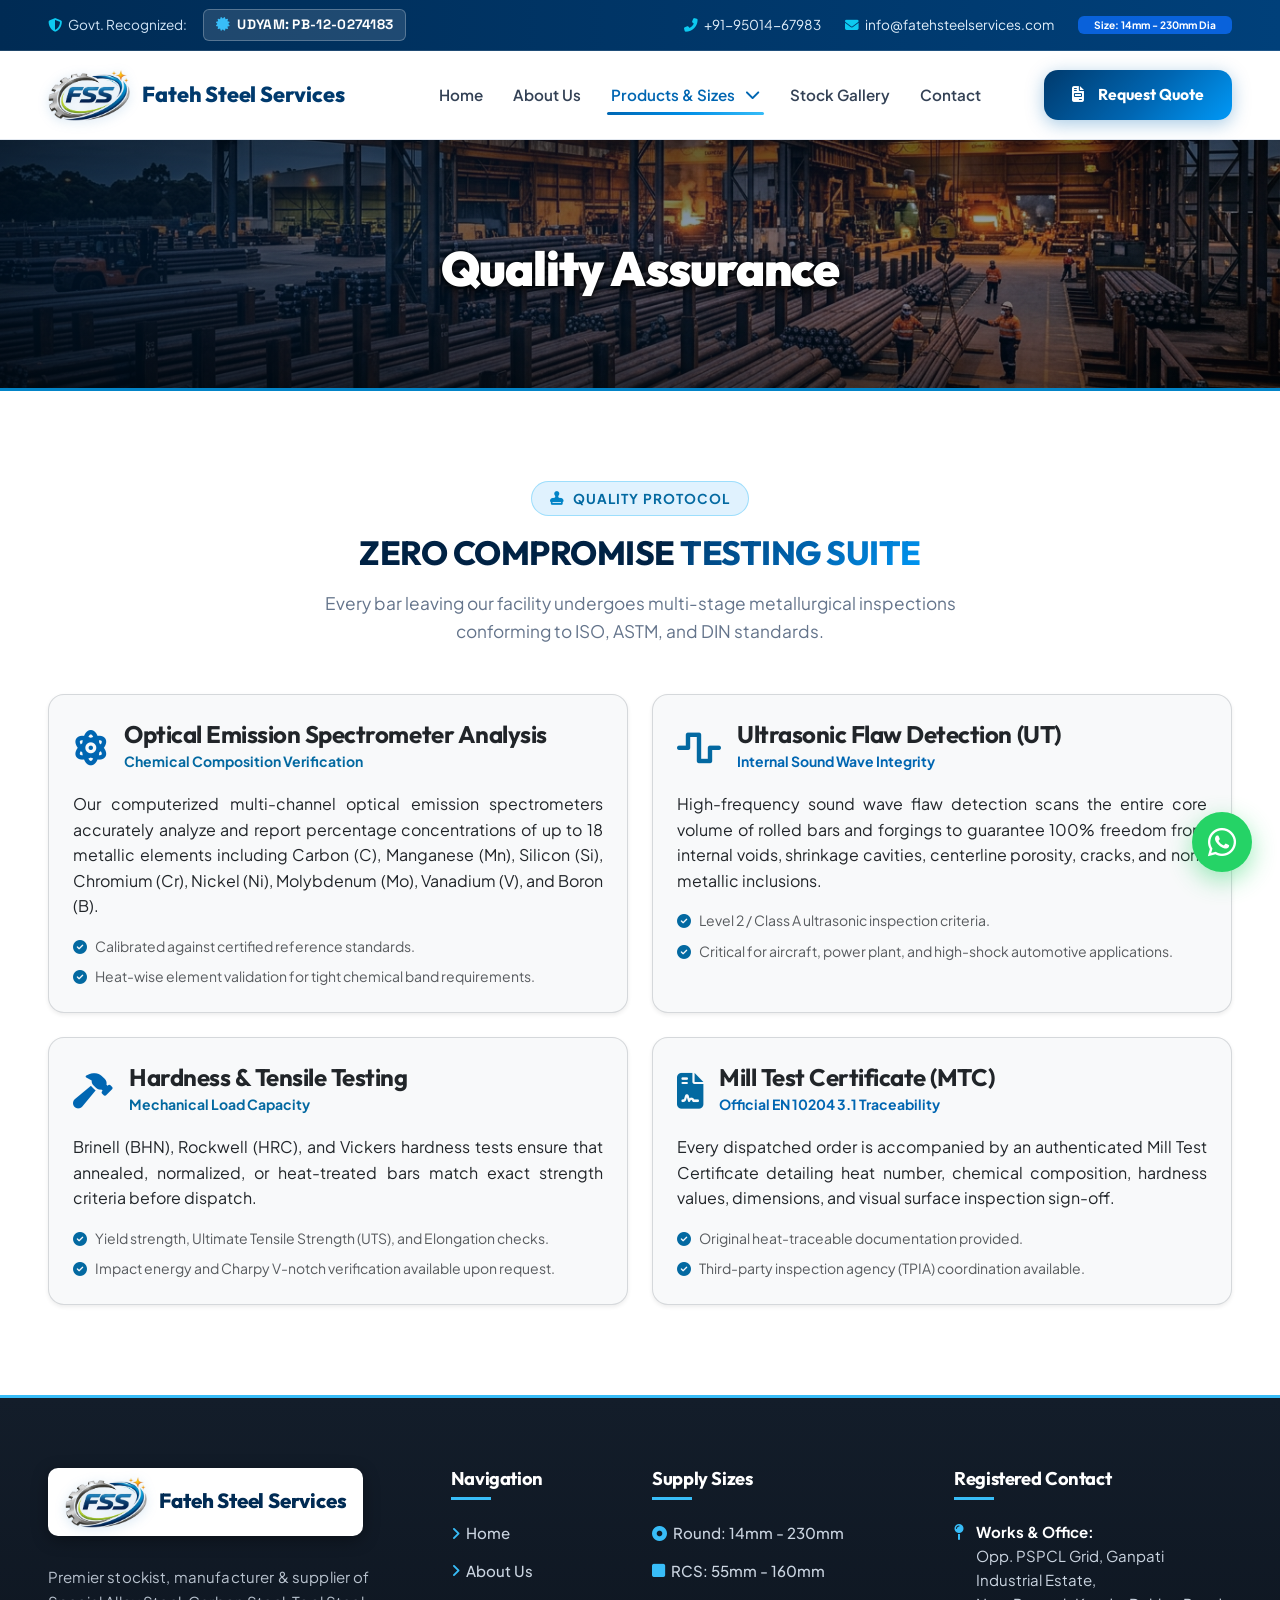
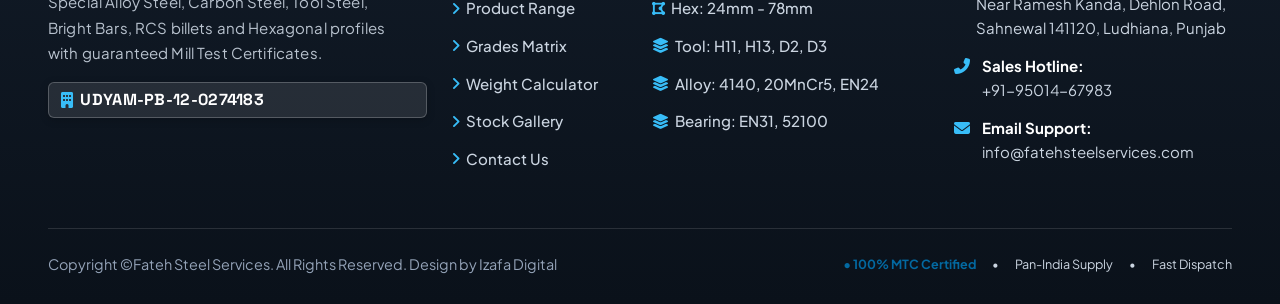
<file: quality.html>
﻿<!DOCTYPE html>
<html lang="en">
<head>
  <meta charset="UTF-8">
  <meta name="viewport" content="width=device-width, initial-scale=1.0">
  <title>Quality Assurance & Lab Testing | FATEH STEEL SERVICES</title>
  <meta name="description" content="Explore Fateh Steel Services quality testing standards: Optical Spectrometer Analysis, Ultrasonic Flaw Testing (UT), Hardness & Tensile Tests, Mill Test Certificates.">
  
  <link rel="icon" type="image/png" href="images/logo.png">
  <link rel="stylesheet" href="css/bootstrap.min.css">
  <link rel="stylesheet" href="css/animate.css">
  <link rel="stylesheet" href="css/magnific-popup.css">
  <link rel="stylesheet" href="css/swiper-bundle.min.css">
  <link rel="stylesheet" href="https://cdnjs.cloudflare.com/ajax/libs/font-awesome/6.5.1/css/all.min.css">
  <link rel="stylesheet" href="css/style.css">
</head>
<body>

  <div class="top-bar d-none d-md-block">
    <div class="container-fluid px-lg-5">
      <div class="d-flex justify-content-between align-items-center">
        <div class="d-flex align-items-center gap-3">
          <span><i class="fas fa-shield-alt text-info me-1"></i> Govt. Recognized:</span>
          <span class="top-bar-badge"><i class="fas fa-certificate"></i> UDYAM: PB-12-0274183</span>
        </div>
        <div class="d-flex align-items-center gap-4">
          <a href="tel:+919501467983"><i class="fas fa-phone-alt text-info me-1"></i> +91-95014-67983</a>
          <a href="mailto:info@fatehsteelservices.com"><i class="fas fa-envelope text-info me-1"></i> info@fatehsteelservices.com</a>
          <span class="badge bg-primary bg-opacity-75 text-white fw-bold px-3 py-1">Size: 14mm - 230mm Dia</span>
        </div>
      </div>
    </div>
  </div>

  <header class="main-nav">
    <div class="container-fluid px-lg-5 py-3">
      <div class="d-flex align-items-center justify-content-between">
        
        <a href="index.html" class="navbar-brand-custom">
          <img src="images/logo.png" alt="Fateh Steel Services Logo" class="brand-logo-img">
          <div class="brand-text d-none d-sm-block">
            <h2 class="brand-title">Fateh Steel Services</h2>
          </div>
        </a>

        <nav class="d-none d-lg-block">
          <ul class="nav-links-custom">
            <li><a href="index.html" class="nav-link-item">Home</a></li>
            <li><a href="about.html" class="nav-link-item">About Us</a></li>
            
            <li class="nav-dropdown">
              <a href="products.html" class="nav-link-item active">
                Products & Sizes <i class="fas fa-chevron-down ms-1 fs-7"></i>
              </a>
              <div class="dropdown-menu-custom">
                <a href="products.html" class="dropdown-item-custom">
                  <i class="fas fa-cubes"></i> Core Products & Size Spectrum
                </a>
                <a href="grades.html" class="dropdown-item-custom">
                  <i class="fas fa-flask"></i> Steel Grades & Chemical Matrix
                </a>
                <a href="calculator.html" class="dropdown-item-custom">
                  <i class="fas fa-calculator"></i> Steel Weight Calculator
                </a>
                <a href="quality.html" class="dropdown-item-custom active">
                  <i class="fas fa-stamp"></i> Quality & Lab Testing
                </a>
              </div>
            </li>

            <li><a href="gallery.html" class="nav-link-item">Stock Gallery</a></li>
            <li><a href="contact.html" class="nav-link-item">Contact</a></li>
          </ul>
        </nav>

        <div class="d-flex align-items-center gap-3">
          <button class="btn btn-molten d-none d-sm-inline-flex" data-bs-toggle="modal" data-bs-target="#rfqModal">
            <i class="fas fa-file-invoice me-1"></i> Request Quote
          </button>
          <button class="btn btn-outline-steel mobile-menu-toggle d-lg-none" type="button" data-bs-toggle="offcanvas" data-bs-target="#mobileMenu" aria-label="Toggle Navigation">
            <i class="fas fa-bars"></i>
          </button>
        </div>

      </div>
    </div>
  </header>

  <div class="offcanvas offcanvas-end bg-white text-dark" tabindex="-1" id="mobileMenu">
    <div class="offcanvas-header border-bottom border-secondary border-opacity-25 py-3">
      <div class="d-flex align-items-center gap-2">
        <img src="images/logo.png" alt="FSS Logo" style="height: 42px;">
        <div>
          <h5 class="offcanvas-title text-gradient fw-bold mb-0">Fateh Steel Services</h5>
        </div>
      </div>
      <button type="button" class="btn-close" data-bs-dismiss="offcanvas" aria-label="Close"></button>
    </div>
    <div class="offcanvas-body p-3">
      <ul class="mobile-nav-list">
        <li>
          <a href="index.html" class="mobile-nav-link">
            <i class="fas fa-home text-blue"></i> Home
          </a>
        </li>
        <li>
          <a href="about.html" class="mobile-nav-link">
            <i class="fas fa-info-circle text-blue"></i> About Us
          </a>
        </li>
        
        <li class="mobile-submenu-box open">
          <button type="button" class="mobile-submenu-toggle">
            <span class="d-flex align-items-center gap-2">
              <i class="fas fa-layer-group text-blue"></i> Products & Sizes
            </span>
            <i class="fas fa-chevron-down arrow-icon"></i>
          </button>
          <div class="mobile-submenu-items">
            <a href="products.html" class="mobile-sub-item">
              <i class="fas fa-cubes"></i> Core Products & Sizes
            </a>
            <a href="grades.html" class="mobile-sub-item">
              <i class="fas fa-flask"></i> Steel Grades & Chemical Matrix
            </a>
            <a href="calculator.html" class="mobile-sub-item">
              <i class="fas fa-calculator"></i> Steel Weight Calculator
            </a>
            <a href="quality.html" class="mobile-sub-item active">
              <i class="fas fa-stamp"></i> Quality & Lab Testing
            </a>
          </div>
        </li>

        <li>
          <a href="gallery.html" class="mobile-nav-link">
            <i class="fas fa-warehouse text-blue"></i> Stock Gallery
          </a>
        </li>
        <li>
          <a href="contact.html" class="mobile-nav-link">
            <i class="fas fa-envelope text-blue"></i> Contact Us
          </a>
        </li>
      </ul>

      <div class="mt-4 pt-3 border-top border-secondary border-opacity-25">
                <p class="small text-muted mb-3 font-monospace">UDYAM-PB-12-0274183</p>
        <button class="btn btn-molten w-100" data-bs-toggle="modal" data-bs-target="#rfqModal" data-bs-dismiss="offcanvas">
          <i class="fas fa-file-invoice me-2"></i> Request Instant Quote
        </button>
        <div class="d-flex gap-2 mt-2">
          <a href="tel:+919501467983" class="btn btn-sm btn-outline-steel flex-grow-1 text-center">
            <i class="fas fa-phone-alt text-green me-1"></i> Call Us
          </a>
          <a href="https://wa.me/919501467983?text=Hello%20Fateh%20Steel%20Services" target="_blank" class="btn btn-sm btn-whatsapp flex-grow-1 text-center">
            <i class="fab fa-whatsapp me-1"></i> WhatsApp
          </a>
        </div>
      </div>
    </div>
  </div>

  <section class="page-banner-section text-center">
    <div class="container-fluid px-lg-5 position-relative" style="z-index: 2;">
      <div class="row align-items-center justify-content-center">
        <div class="col-lg-10 text-center">
          <h1 class="banner-title mb-0">Quality Assurance</h1>
        </div>
      </div>
    </div>
  </section>

  <section class="section-padding bg-surface">
    <div class="container-fluid px-lg-5">
      
      <div class="text-center max-w-700 mx-auto mb-5">
        <div class="section-tag mx-auto">
          <i class="fas fa-stamp"></i> Quality Protocol
        </div>
        <h2 class="section-title">
          ZERO COMPROMISE <span class="text-gradient">TESTING SUITE</span>
        </h2>
        <p class="section-desc mx-auto">
          Every bar leaving our facility undergoes multi-stage metallurgical inspections conforming to ISO, ASTM, and DIN standards.
        </p>
      </div>

      <div class="row g-4">
        
        <div class="col-lg-6">
          <div class="p-4 rounded-4 bg-light border border-secondary border-opacity-25 h-100 shadow-sm">
            <div class="d-flex align-items-center gap-3 mb-3">
              <div class="quality-icon mb-0"><i class="fas fa-atom"></i></div>
              <div>
                <h4 class="text-dark mb-0 fw-bold">Optical Emission Spectrometer Analysis</h4>
                <span class="text-green small fw-bold">Chemical Composition Verification</span>
              </div>
            </div>
            <p class="text-body mb-3">
              Our computerized multi-channel optical emission spectrometers accurately analyze and report percentage concentrations of up to 18 metallic elements including Carbon (C), Manganese (Mn), Silicon (Si), Chromium (Cr), Nickel (Ni), Molybdenum (Mo), Vanadium (V), and Boron (B).
            </p>
            <ul class="list-unstyled text-muted small d-flex flex-column gap-2 mb-0">
              <li><i class="fas fa-check-circle text-green me-2"></i>Calibrated against certified reference standards.</li>
              <li><i class="fas fa-check-circle text-green me-2"></i>Heat-wise element validation for tight chemical band requirements.</li>
            </ul>
          </div>
        </div>

        <div class="col-lg-6">
          <div class="p-4 rounded-4 bg-light border border-secondary border-opacity-25 h-100 shadow-sm">
            <div class="d-flex align-items-center gap-3 mb-3">
              <div class="quality-icon mb-0"><i class="fas fa-wave-square text-green"></i></div>
              <div>
                <h4 class="text-dark mb-0 fw-bold">Ultrasonic Flaw Detection (UT)</h4>
                <span class="text-blue small fw-bold">Internal Sound Wave Integrity</span>
              </div>
            </div>
            <p class="text-body mb-3">
              High-frequency sound wave flaw detection scans the entire core volume of rolled bars and forgings to guarantee 100% freedom from internal voids, shrinkage cavities, centerline porosity, cracks, and non-metallic inclusions.
            </p>
            <ul class="list-unstyled text-muted small d-flex flex-column gap-2 mb-0">
              <li><i class="fas fa-check-circle text-green me-2"></i>Level 2 / Class A ultrasonic inspection criteria.</li>
              <li><i class="fas fa-check-circle text-green me-2"></i>Critical for aircraft, power plant, and high-shock automotive applications.</li>
            </ul>
          </div>
        </div>

        <div class="col-lg-6">
          <div class="p-4 rounded-4 bg-light border border-secondary border-opacity-25 h-100 shadow-sm">
            <div class="d-flex align-items-center gap-3 mb-3">
              <div class="quality-icon mb-0"><i class="fas fa-hammer"></i></div>
              <div>
                <h4 class="text-dark mb-0 fw-bold">Hardness & Tensile Testing</h4>
                <span class="text-green small fw-bold">Mechanical Load Capacity</span>
              </div>
            </div>
            <p class="text-body mb-3">
              Brinell (BHN), Rockwell (HRC), and Vickers hardness tests ensure that annealed, normalized, or heat-treated bars match exact strength criteria before dispatch.
            </p>
            <ul class="list-unstyled text-muted small d-flex flex-column gap-2 mb-0">
              <li><i class="fas fa-check-circle text-green me-2"></i>Yield strength, Ultimate Tensile Strength (UTS), and Elongation checks.</li>
              <li><i class="fas fa-check-circle text-green me-2"></i>Impact energy and Charpy V-notch verification available upon request.</li>
            </ul>
          </div>
        </div>

        <div class="col-lg-6">
          <div class="p-4 rounded-4 bg-light border border-secondary border-opacity-25 h-100 shadow-sm">
            <div class="d-flex align-items-center gap-3 mb-3">
              <div class="quality-icon mb-0"><i class="fas fa-file-contract text-green"></i></div>
              <div>
                <h4 class="text-dark mb-0 fw-bold">Mill Test Certificate (MTC)</h4>
                <span class="text-blue small fw-bold">Official EN 10204 3.1 Traceability</span>
              </div>
            </div>
            <p class="text-body mb-3">
              Every dispatched order is accompanied by an authenticated Mill Test Certificate detailing heat number, chemical composition, hardness values, dimensions, and visual surface inspection sign-off.
            </p>
            <ul class="list-unstyled text-muted small d-flex flex-column gap-2 mb-0">
              <li><i class="fas fa-check-circle text-green me-2"></i>Original heat-traceable documentation provided.</li>
              <li><i class="fas fa-check-circle text-green me-2"></i>Third-party inspection agency (TPIA) coordination available.</li>
            </ul>
          </div>
        </div>

      </div>

    </div>
  </section>

  <footer class="main-footer">
    <div class="container-fluid px-lg-5">
      <div class="row g-4">
        
        <div class="col-lg-4 col-md-6">
          <div class="navbar-brand-custom mb-3">
            <img src="images/logo.png" alt="Fateh Steel Services Logo" class="brand-logo-img" style="height: 52px;">
            <div class="brand-text">
              <h2 class="text-white mb-0">Fateh Steel Services</h2>
            </div>
          </div>
          <p class="text-light small pe-lg-4 mb-3" style="line-height: 1.7; opacity: 0.9;">
            Premier stockist, manufacturer & supplier of Special Alloy Steel, Carbon Steel, Tool Steel, Bright Bars, RCS billets and Hexagonal profiles with guaranteed Mill Test Certificates.
          </p>
          <div class="d-flex flex-column gap-2 mt-2">
                        <span class="top-bar-badge d-inline-flex w-auto"><i class="fas fa-building"></i> UDYAM-PB-12-0274183</span>
          </div>
        </div>

        <div class="col-lg-2 col-md-6 col-6 footer-col">
          <h4>Navigation</h4>
          <ul class="footer-links">
            <li><a href="index.html"><i class="fas fa-angle-right text-green"></i> Home</a></li>
            <li><a href="about.html"><i class="fas fa-angle-right text-green"></i> About Us</a></li>
            <li><a href="products.html"><i class="fas fa-angle-right text-green"></i> Product Range</a></li>
            <li><a href="grades.html"><i class="fas fa-angle-right text-green"></i> Grades Matrix</a></li>
            <li><a href="calculator.html"><i class="fas fa-angle-right text-green"></i> Weight Calculator</a></li>
            <li><a href="gallery.html"><i class="fas fa-angle-right text-green"></i> Stock Gallery</a></li>
            <li><a href="contact.html"><i class="fas fa-angle-right text-green"></i> Contact Us</a></li>
          </ul>
        </div>

        <div class="col-lg-3 col-md-6 col-6 footer-col">
          <h4>Supply Sizes</h4>
          <ul class="footer-links">
            <li><a href="products.html"><i class="fas fa-circle-dot text-green"></i> Round: 14mm - 230mm</a></li>
            <li><a href="products.html"><i class="fas fa-square text-green"></i> RCS: 55mm - 160mm</a></li>
            <li><a href="products.html"><i class="fas fa-draw-polygon text-green"></i> Hex: 24mm - 78mm</a></li>
            <li><a href="grades.html"><i class="fas fa-layer-group text-green"></i> Tool: H11, H13, D2, D3</a></li>
            <li><a href="grades.html"><i class="fas fa-layer-group text-green"></i> Alloy: 4140, 20MnCr5, EN24</a></li>
            <li><a href="grades.html"><i class="fas fa-layer-group text-green"></i> Bearing: EN31, 52100</a></li>
          </ul>
        </div>

        <div class="col-lg-3 col-md-6 footer-col">
          <h4>Registered Contact</h4>
          <div class="footer-contact-item">
            <i class="fas fa-map-pin"></i>
            <div>
              <strong class="text-white d-block">Works & Office:</strong>
              <span>Opp. PSPCL Grid, Ganpati Industrial Estate,<br>Near Ramesh Kanda, Dehlon Road,<br>Sahnewal 141120, Ludhiana, Punjab</span>
            </div>
          </div>
          <div class="footer-contact-item">
            <i class="fas fa-phone-alt"></i>
            <div>
              <strong class="text-white d-block">Sales Hotline:</strong>
              <a href="tel:+919501467983" class="text-light">+91-95014-67983</a>
            </div>
          </div>
          <div class="footer-contact-item">
            <i class="fas fa-envelope"></i>
            <div>
              <strong class="text-white d-block">Email Support:</strong>
              <a href="mailto:info@fatehsteelservices.com" class="text-light">info@fatehsteelservices.com</a>
            </div>
          </div>
        </div>

      </div>

      <div class="footer-bottom d-flex flex-wrap justify-content-between align-items-center">
        <div>
          Copyright &copy;Fateh Steel Services. All Rights Reserved. Design by Izafa Digital
        </div>
        <div class="d-flex gap-3 text-light small">
          <span class="text-green fw-bold">&bull; 100% MTC Certified</span>
          <span>&bull;</span>
          <span>Pan-India Supply</span>
          <span>&bull;</span>
          <span>Fast Dispatch</span>
        </div>
      </div>

    </div>
  </footer>

  <a href="https://wa.me/919501467983?text=Hello%20Fateh%20Steel%20Services,%20I%20have%20an%20inquiry%20regarding%20steel%20supplies" target="_blank" class="whatsapp-float" aria-label="Chat on WhatsApp">
    <i class="fab fa-whatsapp"></i>
  </a>

  <div class="modal fade" id="rfqModal" tabindex="-1" aria-hidden="true">
    <div class="modal-dialog modal-dialog-centered modal-lg">
      <div class="modal-content rfq-modal-content">
        <div class="modal-header rfq-modal-header">
          <div class="d-flex align-items-center gap-2">
            <i class="fas fa-file-invoice text-green fs-4"></i>
            <h5 class="modal-title text-white mb-0">Request Instant Quotation</h5>
          </div>
          <button type="button" class="btn-close btn-close-white" data-bs-dismiss="modal"></button>
        </div>
        <div class="modal-body rfq-modal-body">
          <form onsubmit="event.preventDefault(); const g = document.getElementById('modal-grade').value; const s = document.getElementById('modal-size').value; const q = document.getElementById('modal-qty').value; window.open('https://wa.me/919501467983?text=' + encodeURIComponent('*QUICK QUOTE INQUIRY*\nGrade: ' + g + '\nSize: ' + s + '\nQuantity: ' + q), '_blank');">
            <div class="row g-3">
              <div class="col-md-6">
                <label class="form-label text-dark small fw-bold">Required Grade:</label>
                <input type="text" id="modal-grade" class="form-control bg-light border-secondary border-opacity-25 text-dark py-2" placeholder="e.g. 42CrMo4 / EN8 / 20MnCr5" required>
              </div>
              <div class="col-md-6">
                <label class="form-label text-dark small fw-bold">Size (Dia / RCS / HEX):</label>
                <input type="text" id="modal-size" class="form-control bg-light border-secondary border-opacity-25 text-dark py-2" placeholder="e.g. 50mm Dia / 80mm RCS" required>
              </div>
              <div class="col-md-12">
                <label class="form-label text-dark small fw-bold">Estimated Quantity / Length:</label>
                <input type="text" id="modal-qty" class="form-control bg-light border-secondary border-opacity-25 text-dark py-2" placeholder="e.g. 2 Tons / 50 Pieces" required>
              </div>
              <div class="col-12 mt-4 text-end">
                <button type="button" class="btn btn-outline-secondary me-2" data-bs-dismiss="modal">Close</button>
                <button type="submit" class="btn btn-molten">
                  <i class="fab fa-whatsapp me-1"></i> Send To WhatsApp Sales
                </button>
              </div>
            </div>
          </form>
        </div>
      </div>
    </div>
  </div>

  <script src="js/jquery-3.7.1.min.js"></script>
  <script src="js/bootstrap.min.js"></script>
  <script src="js/gsap.min.js"></script>
  <script src="js/ScrollTrigger.min.js"></script>
  <script src="js/SplitText.min.js"></script>
  <script src="js/wow.min.js"></script>
  <script src="js/swiper-bundle.min.js"></script>
  <script src="js/jquery.magnific-popup.min.js"></script>
  <script src="js/jquery.waypoints.min.js"></script>
  <script src="js/jquery.counterup.min.js"></script>
  <script src="js/SmoothScroll.js"></script>
  <script src="js/steel-data.js"></script>
  <script src="js/main.js"></script>

</body>
</html>
</file>
<file: css/style.css>
/* ==========================================================================
   FATEH STEEL SERVICES — 100% PURE FSS LOGO COLOR PALETTE & DESIGN SYSTEM
   Strictly: FSS Royal Blue + FSS Lime Green + Metallic Silver Chrome + Clean White
   ========================================================================== */

@import url('https://fonts.googleapis.com/css2?family=Outfit:wght@300;400;500;600;700;800;900&family=Plus+Jakarta+Sans:wght@300;400;500;600;700;800&family=Space+Grotesk:wght@500;600;700&display=swap');

:root {
  /* Exact FSS Logo Colors */
  --fss-blue: #0066b2;
  --fss-blue-dark: #003a6d;
  --fss-blue-deep: #002244;
  --fss-blue-light: #008ee6;
  --fss-blue-soft: #e6f3ff;
  --fss-blue-glow: rgba(0, 102, 178, 0.25);
  
  --fss-green: #0284c7;
  --fss-green-dark: #0369a1;
  --fss-green-light: #38bdf8;
  --fss-green-soft: #e0f2fe;
  --fss-green-glow: rgba(56, 189, 248, 0.25);

  --fss-silver: #64748b;
  --fss-silver-light: #e2e8f0;
  --fss-silver-border: #cbd5e1;

  /* Surfaces & Backgrounds */
  --bg-main: #f8fafc;
  --bg-surface: #ffffff;
  --bg-card: #ffffff;
  --bg-card-hover: #f0f7ff;
  --bg-alt: #f1f7fc;
  
  /* Primary & Accent Assignments */
  --primary: var(--fss-blue);
  --primary-light: var(--fss-blue-light);
  --primary-dark: var(--fss-blue-dark);
  --primary-glow: var(--fss-blue-glow);
  
  --accent-green: var(--fss-green);
  --accent-green-dark: var(--fss-green-dark);
  
  --text-main: #002244;
  --text-body: #334155;
  --text-muted: #64748b;
  --text-dim: #94a3b8;
  
  --border-subtle: #e2e8f0;
  --border-medium: #cbd5e1;
  --border-blue: rgba(0, 102, 178, 0.3);
  --border-green: rgba(56, 189, 248, 0.4);

  /* Gradients based on FSS Logo */
  --fss-blue-gradient: linear-gradient(135deg, #003a6d 0%, #0066b2 55%, #0099f7 100%);
  --fss-green-gradient: linear-gradient(135deg, #0284c7 0%, #38bdf8 100%);
  --fss-combo-gradient: linear-gradient(135deg, #0066b2 0%, #008ee6 50%, #38bdf8 100%);
  --fss-silver-gradient: linear-gradient(135deg, #f8fafc 0%, #e2e8f0 50%, #cbd5e1 100%);

  /* Font Families */
  --font-heading: 'Outfit', sans-serif;
  --font-body: 'Plus Jakarta Sans', sans-serif;
  --font-mono: 'Space Grotesk', monospace;

  /* Shadows */
  --shadow-sm: 0 2px 8px rgba(0, 58, 109, 0.06);
  --shadow-md: 0 8px 24px rgba(0, 58, 109, 0.09);
  --shadow-lg: 0 16px 40px rgba(0, 58, 109, 0.12);

  --radius-sm: 8px;
  --radius-md: 14px;
  --radius-lg: 20px;
  --radius-full: 9999px;
  
  --transition: all 0.3s cubic-bezier(0.16, 1, 0.3, 1);
}

/* Global Reset */
*, *::before, *::after {
  margin: 0;
  padding: 0;
  box-sizing: border-box;
}

html {
  scroll-behavior: smooth;
  font-size: 16px;
}

body {
  font-family: var(--font-body);
  background-color: var(--bg-main);
  color: var(--text-body);
  overflow-x: hidden;
  line-height: 1.6;
  -webkit-font-smoothing: antialiased;
}

/* Custom Scrollbar */
::-webkit-scrollbar {
  width: 9px;
}
::-webkit-scrollbar-track {
  background: #f1f5f9;
}
::-webkit-scrollbar-thumb {
  background: var(--fss-silver-border);
  border-radius: 6px;
  border: 2px solid #f1f5f9;
}
::-webkit-scrollbar-thumb:hover {
  background: var(--fss-blue);
}

/* Selection */
::selection {
  background: var(--fss-blue);
  color: #fff;
}

/* Standard Natural Browser Cursor */
*, html, body {
  cursor: auto;
}

a, button, [role="button"], select, input[type="submit"], input[type="button"], .btn, .mobile-submenu-toggle {
  cursor: pointer;
}

/* Typography Helpers & Paragraph Formatting */
p {
  text-align: justify;
  text-justify: inter-word;
  hyphens: auto;
}

.text-center p,
p.text-center,
.page-banner-section p,
.banner-subtitle {
  text-align: center;
}

.text-start p,
p.text-start {
  text-align: start;
}

/* Typography Helpers */
h1, h2, h3, h4, h5, h6 {
  font-family: var(--font-heading);
  font-weight: 700;
  color: var(--text-main);
  letter-spacing: -0.02em;
}

a {
  text-decoration: none;
  color: inherit;
  transition: var(--transition);
}

.text-gradient {
  background: var(--fss-blue-gradient);
  -webkit-background-clip: text;
  -webkit-text-fill-color: transparent;
  display: inline-block;
}

.text-light-blue {
  color: #38bdf8 !important;
}

.text-gradient-light {
  background: linear-gradient(135deg, #38bdf8 0%, #008ee6 50%, #60a5fa 100%);
  -webkit-background-clip: text;
  -webkit-text-fill-color: transparent;
  display: inline-block;
}

.text-green {
  color: var(--fss-green-dark) !important;
}

.text-blue {
  color: var(--fss-blue) !important;
}

.mono {
  font-family: var(--font-mono);
}

/* Section Wrapper */
.section-padding {
  padding: 90px 0;
  position: relative;
}

@media (max-width: 768px) {
  .section-padding {
    padding: 60px 0;
  }
}

.bg-surface {
  background-color: #ffffff !important;
}

.bg-alt {
  background-color: var(--bg-alt) !important;
}

.section-tag {
  display: inline-flex;
  align-items: center;
  gap: 8px;
  padding: 6px 18px;
  background: var(--fss-green-soft);
  border: 1.5px solid var(--border-green);
  border-radius: var(--radius-full);
  color: var(--fss-green-dark);
  font-size: 0.85rem;
  font-weight: 700;
  text-transform: uppercase;
  letter-spacing: 0.08em;
  margin-bottom: 16px;
}

.section-tag i {
  color: var(--fss-green);
}

.section-title {
  font-size: 2.1rem;
  font-weight: 750;
  line-height: 1.25;
  color: var(--text-main);
  margin-bottom: 16px;
  letter-spacing: -0.015em;
}

@media (max-width: 1200px) {
  .section-title {
    font-size: 1.95rem;
    line-height: 1.25;
  }
}

@media (max-width: 991px) {
  .section-title {
    font-size: 1.8rem;
    line-height: 1.25;
  }
}

@media (max-width: 768px) {
  .section-title {
    font-size: 1.65rem;
    line-height: 1.25;
  }
}

@media (max-width: 576px) {
  .section-title {
    font-size: 1.48rem;
    line-height: 1.25;
    letter-spacing: -0.01em;
    margin-bottom: 12px;
    word-break: normal;
    overflow-wrap: break-word;
  }
  .section-tag {
    font-size: 0.74rem;
    padding: 4px 12px;
    margin-bottom: 10px;
  }
  .section-desc {
    font-size: 0.94rem;
    line-height: 1.6;
  }
}

.section-desc {
  color: var(--text-muted);
  font-size: 1.08rem;
  max-width: 650px;
}

/* Button Component System - FSS Blue & Green */
.btn-molten {
  display: inline-flex;
  align-items: center;
  justify-content: center;
  gap: 10px;
  padding: 13px 28px;
  background: var(--fss-blue-gradient);
  color: #ffffff;
  font-family: var(--font-heading);
  font-weight: 700;
  font-size: 0.98rem;
  border-radius: var(--radius-md);
  border: none;
  cursor: pointer;
  box-shadow: 0 4px 18px rgba(0, 102, 178, 0.35);
  position: relative;
  overflow: hidden;
  z-index: 1;
  transition: var(--transition);
}

.btn-molten::before {
  content: '';
  position: absolute;
  top: 0;
  left: -100%;
  width: 100%;
  height: 100%;
  background: linear-gradient(90deg, transparent, rgba(255, 255, 255, 0.35), transparent);
  transition: 0.5s;
  z-index: -1;
}

.btn-molten:hover {
  transform: translateY(-2px);
  box-shadow: 0 8px 25px rgba(0, 102, 178, 0.5);
  color: #ffffff;
}

.btn-molten:hover::before {
  left: 100%;
}

.btn-green {
  display: inline-flex;
  align-items: center;
  justify-content: center;
  gap: 10px;
  padding: 13px 28px;
  background: var(--fss-green-gradient);
  color: #ffffff;
  font-family: var(--font-heading);
  font-weight: 700;
  font-size: 0.98rem;
  border-radius: var(--radius-md);
  border: none;
  cursor: pointer;
  box-shadow: 0 4px 18px rgba(2, 132, 199, 0.35);
  transition: var(--transition);
}

.btn-green:hover {
  transform: translateY(-2px);
  box-shadow: 0 8px 25px rgba(2, 132, 199, 0.5);
  color: #ffffff;
}

.btn-whatsapp {
  display: inline-flex;
  align-items: center;
  justify-content: center;
  gap: 8px;
  padding: 12px 24px;
  background: #25d366 !important;
  color: #ffffff !important;
  font-family: var(--font-heading);
  font-weight: 700;
  font-size: 0.95rem;
  border-radius: var(--radius-md);
  border: none;
  cursor: pointer;
  box-shadow: 0 4px 18px rgba(37, 211, 102, 0.35);
  transition: var(--transition);
}

.btn-whatsapp:hover {
  background: #20ba5a !important;
  transform: translateY(-2px);
  box-shadow: 0 8px 25px rgba(37, 211, 102, 0.55);
  color: #ffffff !important;
}

.btn-outline-steel {
  display: inline-flex;
  align-items: center;
  justify-content: center;
  gap: 10px;
  padding: 12px 26px;
  background: #ffffff;
  color: var(--fss-blue-dark);
  font-family: var(--font-heading);
  font-weight: 600;
  font-size: 0.98rem;
  border-radius: var(--radius-md);
  border: 1.5px solid var(--border-medium);
  box-shadow: var(--shadow-sm);
  transition: var(--transition);
}

.btn-outline-steel:hover {
  background: var(--fss-blue);
  border-color: var(--fss-blue);
  color: #ffffff;
  transform: translateY(-2px);
  box-shadow: var(--shadow-md);
}

/* Top Announcement / Credentials Bar (Clean FSS Brand Header) */
.top-bar {
  background: linear-gradient(90deg, #002b54 0%, #00407a 100%);
  border-bottom: 1px solid rgba(255, 255, 255, 0.12);
  font-size: 0.85rem;
  padding: 9px 0;
  color: #d1e5f7;
}

.top-bar-badge {
  display: inline-flex;
  align-items: center;
  gap: 7px;
  color: #ffffff;
  font-weight: 700;
  font-family: var(--font-mono);
  background: rgba(255, 255, 255, 0.12);
  padding: 4px 12px;
  border-radius: 6px;
  border: 1px solid rgba(255, 255, 255, 0.25);
  letter-spacing: 0.3px;
  transition: all 0.2s ease;
}

.top-bar-badge i {
  color: #38bdf8;
}

.top-bar-badge:hover {
  background: rgba(255, 255, 255, 0.2);
  border-color: rgba(56, 189, 248, 0.5);
  color: #ffffff;
}

.top-bar a {
  color: #e1effa;
}

.top-bar a:hover {
  color: #38bdf8;
}

/* Main Navigation Header */
.main-nav {
  position: sticky;
  top: 0;
  left: 0;
  width: 100%;
  z-index: 1000;
  background: rgba(255, 255, 255, 0.97);
  backdrop-filter: blur(16px);
  border-bottom: 1px solid var(--border-subtle);
  transition: var(--transition);
}

.main-nav.scrolled {
  background: #ffffff;
  box-shadow: var(--shadow-md);
  border-bottom-color: rgba(0, 102, 178, 0.2);
}

.navbar-brand-custom {
  display: flex;
  align-items: center;
  gap: 12px;
}

.brand-logo-img {
  height: 52px;
  width: auto;
  object-fit: contain;
  filter: drop-shadow(0 2px 6px rgba(0, 102, 178, 0.18));
  transition: var(--transition);
}

.navbar-brand-custom:hover .brand-logo-img {
  transform: scale(1.04);
}

.brand-text h2,
.brand-title {
  font-size: 1.35rem;
  font-weight: 800;
  line-height: 1.2;
  margin: 0;
  color: var(--fss-blue-dark);
  letter-spacing: -0.2px;
}

.brand-text span {
  font-size: 0.72rem;
  text-transform: uppercase;
  letter-spacing: 0.15em;
  color: var(--fss-blue);
  font-weight: 700;
  display: block;
}

.nav-links-custom {
  display: flex;
  align-items: center;
  gap: 22px;
  list-style: none;
  margin: 0;
}

.nav-link-item {
  color: var(--text-body);
  font-weight: 600;
  font-size: 0.95rem;
  padding: 8px 4px;
  position: relative;
  display: inline-flex;
  align-items: center;
  gap: 6px;
}

.nav-link-item::after {
  content: '';
  position: absolute;
  bottom: 0;
  left: 0;
  width: 0%;
  height: 3px;
  background: var(--fss-combo-gradient);
  transition: var(--transition);
  border-radius: 2px;
}

.nav-link-item:hover, .nav-link-item.active {
  color: var(--fss-blue);
}

.nav-link-item:hover::after, .nav-link-item.active::after {
  width: 100%;
}

/* Dropdown Sub-menu System */
.nav-dropdown {
  position: relative;
  padding: 8px 0;
}

.dropdown-menu-custom {
  position: absolute;
  top: 100%;
  left: 0;
  min-width: 280px;
  background: #ffffff;
  border: 1.5px solid var(--border-medium);
  border-radius: var(--radius-md);
  padding: 8px;
  box-shadow: 0 12px 35px rgba(0, 58, 109, 0.15);
  display: block;
  visibility: hidden;
  opacity: 0;
  transform: translateY(12px);
  transition: opacity 0.25s ease, transform 0.25s ease, visibility 0.25s;
  pointer-events: none;
  z-index: 9999;
}

.nav-dropdown:hover .dropdown-menu-custom,
.nav-dropdown.active .dropdown-menu-custom {
  visibility: visible;
  opacity: 1;
  transform: translateY(0);
  pointer-events: auto;
}

.dropdown-item-custom {
  display: flex;
  align-items: center;
  gap: 12px;
  padding: 11px 16px;
  border-radius: var(--radius-sm);
  color: var(--text-main);
  font-size: 0.93rem;
  font-weight: 600;
  transition: var(--transition);
  border-bottom: 1px solid #f1f5f9;
}

.dropdown-item-custom:last-child {
  border-bottom: none;
}

.dropdown-item-custom i {
  color: var(--fss-green);
  font-size: 1.15rem;
  width: 22px;
  text-align: center;
  transition: var(--transition);
}

.dropdown-item-custom:hover,
.dropdown-item-custom.active {
  background: var(--fss-blue-soft);
  color: var(--fss-blue);
  padding-left: 20px;
  font-weight: 700;
}

.dropdown-item-custom:hover i,
.dropdown-item-custom.active i {
  color: var(--fss-blue);
  transform: scale(1.15);
}

/* Hero Section */
.hero-section {
  position: relative;
  min-height: 85vh;
  display: flex;
  align-items: center;
  padding: 90px 0 70px;
  overflow: hidden;
  background: radial-gradient(circle at 85% 15%, #e1f0ff 0%, #f0f7ff 35%, #ffffff 85%);
}

#ember-canvas {
  position: absolute;
  top: 0;
  left: 0;
  width: 100%;
  height: 100%;
  z-index: 1;
  pointer-events: none;
}

.hero-glow-blob {
  position: absolute;
  width: 650px;
  height: 650px;
  background: radial-gradient(circle, rgba(0, 102, 178, 0.1) 0%, rgba(56, 189, 248, 0.08) 50%, transparent 70%);
  top: 15%;
  right: 10%;
  filter: blur(60px);
  z-index: 1;
  pointer-events: none;
}

.hero-content {
  position: relative;
  z-index: 2;
}

.hero-title {
  font-size: 3.8rem;
  font-weight: 900;
  line-height: 1.1;
  color: var(--fss-blue-dark);
  margin-bottom: 22px;
}

@media (max-width: 992px) {
  .hero-title {
    font-size: 2.8rem;
  }
}
@media (max-width: 576px) {
  .hero-title {
    font-size: 2.2rem;
  }
}

.hero-subtitle {
  font-size: 1.2rem;
  color: var(--text-body);
  max-width: 600px;
  margin-bottom: 34px;
  line-height: 1.7;
}

.hero-highlights {
  display: flex;
  flex-wrap: wrap;
  gap: 14px;
  margin-bottom: 36px;
}

.hero-highlight-chip {
  display: inline-flex;
  align-items: center;
  gap: 8px;
  background: #ffffff;
  border: 1.5px solid var(--border-medium);
  padding: 8px 16px;
  border-radius: var(--radius-sm);
  font-size: 0.92rem;
  color: var(--fss-blue-dark);
  box-shadow: var(--shadow-sm);
  font-weight: 600;
}

.hero-highlight-chip i {
  color: var(--fss-green);
}

/* Floating Hero Card */
.hero-visual-card {
  position: relative;
  background: #ffffff;
  border: 1px solid var(--border-subtle);
  border-radius: var(--radius-lg);
  padding: 32px;
  box-shadow: var(--shadow-lg);
  overflow: hidden;
}

.hero-visual-card::before {
  content: '';
  position: absolute;
  top: 0;
  left: 0;
  right: 0;
  height: 4px;
  background: var(--fss-combo-gradient);
}

.hero-stat-grid {
  display: grid;
  grid-template-columns: repeat(2, 1fr);
  gap: 16px;
}

.hero-stat-box {
  background: #f8fafc;
  border: 1px solid var(--border-subtle);
  border-radius: var(--radius-md);
  padding: 20px;
  text-align: center;
  transition: var(--transition);
}

.hero-stat-box:hover {
  border-color: var(--fss-blue);
  background: #f0f7ff;
  transform: translateY(-3px);
  box-shadow: var(--shadow-sm);
}

.hero-stat-num {
  font-size: 2.3rem;
  font-weight: 800;
  font-family: var(--font-heading);
  color: var(--fss-blue);
  line-height: 1;
  margin-bottom: 6px;
}

.hero-stat-label {
  font-size: 0.85rem;
  color: var(--text-muted);
  text-transform: uppercase;
  font-weight: 700;
  letter-spacing: 0.05em;
}

/* Core Capability Banner - Infinite Scrolling Ticker */
.capability-ribbon-section {
  padding: 30px 0;
  background: #f4f8fc;
  border-bottom: 1px solid var(--border-subtle);
  position: relative;
  z-index: 5;
}

.capability-ribbon,
.capability-ribbon-box {
  background: #ffffff;
  border: 1.5px solid #cde0f2;
  border-radius: 16px;
  box-shadow: 0 8px 24px rgba(0, 43, 84, 0.08);
  padding: 10px 0;
  overflow: hidden;
  position: relative;
}

.capability-ribbon::before,
.capability-ribbon::after,
.capability-ribbon-box::before,
.capability-ribbon-box::after {
  content: '';
  position: absolute;
  top: 0;
  bottom: 0;
  width: 80px;
  z-index: 3;
  pointer-events: none;
}

.capability-ribbon::before,
.capability-ribbon-box::before {
  left: 0;
  background: linear-gradient(to right, #ffffff, rgba(255, 255, 255, 0));
  border-top-left-radius: 14px;
  border-bottom-left-radius: 14px;
}

.capability-ribbon::after,
.capability-ribbon-box::after {
  right: 0;
  background: linear-gradient(to left, #ffffff, rgba(255, 255, 255, 0));
  border-top-right-radius: 14px;
  border-bottom-right-radius: 14px;
}

.ribbon-ticker {
  display: flex;
  overflow: hidden;
  width: 100%;
}

.ribbon-track {
  display: flex;
  width: max-content;
  animation: ribbonMarquee 28s linear infinite;
  will-change: transform;
}

.capability-ribbon:hover .ribbon-track,
.capability-ribbon-box:hover .ribbon-track {
  animation-play-state: paused;
}

.ribbon-group {
  display: flex;
  align-items: center;
  flex-shrink: 0;
}

.ribbon-item {
  display: inline-flex;
  align-items: center;
  gap: 14px;
  padding: 10px 22px;
  margin: 4px 10px;
  background: #f8fbfe;
  border: 1.5px solid #e1eef9;
  border-radius: 12px;
  white-space: nowrap;
  flex-shrink: 0;
  transition: all 0.3s ease;
}

.ribbon-item:hover {
  background: #ffffff;
  border-color: #b9d8f5;
  box-shadow: 0 4px 14px rgba(0, 102, 178, 0.1);
  transform: translateY(-2px);
}

.ribbon-icon {
  width: 44px;
  height: 44px;
  border-radius: 10px;
  background: #e8f4ff;
  border: 1px solid #bfdfff;
  display: flex;
  align-items: center;
  justify-content: center;
  color: var(--fss-blue);
  font-size: 1.25rem;
  flex-shrink: 0;
  transition: transform 0.3s ease;
}

.ribbon-item:hover .ribbon-icon {
  transform: scale(1.1);
}

.ribbon-info h4 {
  font-size: 0.98rem;
  font-weight: 700;
  margin-bottom: 2px;
  color: var(--text-main);
  white-space: nowrap;
}

.ribbon-info p {
  font-size: 0.82rem;
  color: var(--text-muted);
  margin: 0;
  white-space: nowrap;
}

@keyframes ribbonMarquee {
  0% {
    transform: translateX(0);
  }
  100% {
    transform: translateX(-50%);
  }
}

/* Product & Size Matrix Cards */
.product-card {
  background: #ffffff;
  border: 1px solid var(--border-subtle);
  border-radius: var(--radius-lg);
  padding: 28px 24px;
  position: relative;
  transition: var(--transition);
  height: 100%;
  display: flex;
  flex-direction: column;
  box-shadow: var(--shadow-sm);
}

@media (max-width: 576px) {
  .product-card {
    padding: 22px 18px;
  }
}

.product-card:hover {
  transform: translateY(-6px);
  border-color: var(--fss-blue);
  box-shadow: var(--shadow-lg), 0 0 20px rgba(0, 102, 178, 0.15);
}

.product-shape-icon {
  width: 68px;
  height: 68px;
  border-radius: var(--radius-md);
  background: #f0f7ff;
  border: 1px solid #cce5ff;
  display: flex;
  align-items: center;
  justify-content: center;
  margin-bottom: 22px;
  transition: var(--transition);
}

.product-card:hover .product-shape-icon {
  background: var(--fss-combo-gradient);
  color: #ffffff;
  border-color: transparent;
  transform: scale(1.06) rotate(2deg);
}

.product-shape-icon svg {
  width: 36px;
  height: 36px;
  stroke: var(--fss-blue);
  fill: none;
  transition: var(--transition);
}

.product-card:hover .product-shape-icon svg {
  stroke: #ffffff;
}

.product-size-badge {
  display: inline-block;
  font-family: var(--font-mono);
  font-size: 1.05rem;
  font-weight: 700;
  color: var(--fss-blue-dark);
  background: #e6f3ff;
  padding: 6px 14px;
  border-radius: var(--radius-sm);
  margin-bottom: 16px;
  border: 1px solid #bfe0ff;
}

.product-card h3 {
  font-size: 1.45rem;
  color: var(--text-main);
  margin-bottom: 12px;
}

.product-card p {
  color: var(--text-body);
  font-size: 0.95rem;
  margin-bottom: 20px;
  flex-grow: 1;
}

.product-spec-list {
  list-style: none;
  margin: 0 0 20px 0;
  padding: 0;
  background: #f8fafc;
  border: 1px solid #e2e8f0;
  border-radius: 12px;
  overflow: hidden;
}

.product-spec-list li {
  display: flex;
  flex-direction: column;
  padding: 8px 14px;
  border-bottom: 1px solid #edf2f7;
  gap: 3px;
  background: transparent;
  transition: background 0.2s ease;
}

.product-spec-list li:last-child {
  border-bottom: none;
}

.product-spec-list li:hover {
  background: #f0f7ff;
}

.product-spec-list li span:first-child {
  font-size: 0.72rem;
  font-weight: 700;
  text-transform: uppercase;
  letter-spacing: 0.5px;
  color: var(--fss-blue);
  line-height: 1.2;
  display: block;
}

.product-spec-list li span:last-child {
  font-size: 0.88rem;
  font-weight: 600;
  color: var(--fss-blue-dark);
  line-height: 1.38;
  display: block;
  word-break: break-word;
}

.product-card .btn {
  margin-top: auto;
}

/* Steel Grade Interactive Matrix */
.grade-matrix-wrapper {
  background: #ffffff;
  border: 1px solid var(--border-subtle);
  border-radius: var(--radius-lg);
  padding: 36px;
  box-shadow: var(--shadow-md);
}

@media (max-width: 768px) {
  .grade-matrix-wrapper {
    padding: 20px;
  }
}

.grade-controls {
  display: flex;
  flex-wrap: wrap;
  gap: 16px;
  align-items: center;
  justify-content: space-between;
  margin-bottom: 26px;
}

.grade-search-box {
  position: relative;
  flex-grow: 1;
  max-width: 420px;
}

.grade-search-box input {
  width: 100%;
  padding: 13px 18px 13px 46px;
  background: #ffffff;
  border: 1.5px solid var(--border-medium);
  border-radius: var(--radius-md);
  color: var(--text-main);
  font-size: 0.95rem;
  outline: none;
  transition: var(--transition);
}

.grade-search-box input:focus {
  border-color: var(--fss-blue);
  box-shadow: 0 0 12px var(--fss-blue-glow);
}

.grade-search-box i {
  position: absolute;
  top: 50%;
  left: 18px;
  transform: translateY(-50%);
  color: var(--text-muted);
}

.grade-category-tabs {
  display: flex;
  flex-wrap: wrap;
  gap: 8px;
}

.cat-tab-btn {
  padding: 8px 16px;
  background: #f8fafc;
  border: 1px solid var(--border-medium);
  border-radius: var(--radius-full);
  color: var(--text-body);
  font-size: 0.85rem;
  font-weight: 600;
  cursor: pointer;
  transition: var(--transition);
}

.cat-tab-btn:hover, .cat-tab-btn.active {
  background: var(--fss-blue-dark);
  border-color: var(--fss-blue-dark);
  color: #ffffff;
  box-shadow: var(--shadow-sm);
}

.grade-table-responsive {
  max-height: 520px;
  overflow-y: auto;
  border-radius: var(--radius-md);
  border: 1px solid var(--border-subtle);
}

.grade-table {
  width: 100%;
  border-collapse: collapse;
  text-align: left;
  font-size: 0.92rem;
}

.grade-table th {
  background: #002b54;
  color: #ffffff;
  font-family: var(--font-heading);
  font-weight: 700;
  padding: 14px 16px;
  position: sticky;
  top: 0;
  z-index: 10;
  border-bottom: 2px solid var(--fss-green);
  white-space: nowrap;
}

.grade-table td {
  padding: 14px 16px;
  border-bottom: 1px solid var(--border-subtle);
  color: var(--text-body);
  white-space: nowrap;
}

.grade-table tr {
  background: #ffffff;
  transition: var(--transition);
}

.grade-table tr:nth-child(even) {
  background: #f8fafc;
}

.grade-table tr:hover {
  background: #e6f3ff;
}

.grade-name-badge {
  font-family: var(--font-mono);
  font-weight: 700;
  color: var(--fss-blue-dark);
  background: #e6f3ff;
  padding: 4px 10px;
  border-radius: 4px;
  border: 1px solid #bfe0ff;
}

.bhn-badge {
  color: var(--fss-blue);
  font-weight: 700;
}

/* Weight Calculator Card */
.calc-card {
  background: #ffffff;
  border: 1px solid var(--border-subtle);
  border-radius: var(--radius-lg);
  padding: 38px;
  box-shadow: var(--shadow-lg);
}

.calc-input-group {
  margin-bottom: 20px;
}

.calc-input-group label {
  display: block;
  font-size: 0.9rem;
  font-weight: 700;
  color: var(--text-main);
  margin-bottom: 8px;
}

.calc-input-group input, .calc-input-group select {
  width: 100%;
  padding: 12px 16px;
  background: #f8fafc;
  border: 1.5px solid var(--border-medium);
  border-radius: var(--radius-md);
  color: var(--text-main);
  font-size: 1rem;
  outline: none;
  transition: var(--transition);
}

.calc-input-group input:focus, .calc-input-group select:focus {
  border-color: var(--fss-blue);
  background: #ffffff;
  box-shadow: 0 0 12px var(--fss-blue-glow);
}

.calc-result-box {
  background: var(--fss-green-soft);
  border: 1.5px dashed var(--fss-green);
  border-radius: var(--radius-md);
  padding: 24px;
  text-align: center;
  margin-top: 24px;
}

.calc-result-num {
  font-size: 2.8rem;
  font-weight: 900;
  font-family: var(--font-heading);
  color: var(--fss-green-dark);
  line-height: 1;
  margin-bottom: 4px;
}

/* Quality Assurance & Lab Section */
.quality-card {
  background: #ffffff;
  border: 1px solid var(--border-subtle);
  border-radius: var(--radius-md);
  padding: 26px;
  transition: var(--transition);
  box-shadow: var(--shadow-sm);
}

.quality-card:hover {
  border-color: var(--fss-blue);
  transform: translateY(-5px);
  box-shadow: var(--shadow-md);
}

.quality-icon {
  font-size: 2.2rem;
  color: var(--fss-blue);
  margin-bottom: 16px;
}

/* RFQ Modal */
.rfq-modal-content {
  background: #ffffff;
  border: 1px solid var(--border-subtle);
  border-radius: var(--radius-lg);
  color: var(--text-main);
  box-shadow: 0 20px 60px rgba(0, 58, 109, 0.2);
}

.rfq-modal-header {
  background: #002b54;
  border-bottom: 1px solid rgba(255, 255, 255, 0.1);
  padding: 20px 28px;
  color: #ffffff;
}

.rfq-modal-header h5 {
  color: #ffffff;
}

.rfq-modal-body {
  padding: 28px;
}

/* Floating WhatsApp Button */
.whatsapp-float {
  position: fixed;
  bottom: 28px;
  right: 28px;
  width: 60px;
  height: 60px;
  border-radius: 50%;
  background: #25d366;
  color: #ffffff;
  display: flex;
  align-items: center;
  justify-content: center;
  font-size: 2rem;
  box-shadow: 0 8px 25px rgba(37, 211, 102, 0.45);
  z-index: 999;
  transition: var(--transition);
}

.whatsapp-float:hover {
  transform: scale(1.1) rotate(6deg);
  box-shadow: 0 12px 35px rgba(37, 211, 102, 0.6);
  color: #ffffff;
}

/* Premium Dark Slate / Gunmetal Industrial Footer with Light Logo Plate */
.main-footer {
  background: linear-gradient(180deg, #131d2a 0%, #0a111a 100%);
  border-top: 3px solid #38bdf8;
  padding: 70px 0 28px;
  color: #94a3b8;
}

.main-footer .text-white {
  color: #ffffff !important;
}

.main-footer .text-light {
  color: #cbd5e1 !important;
}

.main-footer p,
.footer-brand-desc {
  text-align: left !important;
  font-family: var(--font-body);
  font-size: 0.94rem;
  line-height: 1.7;
  color: #cbd5e1 !important;
  font-weight: 400;
  letter-spacing: 0.15px;
  margin-top: 12px;
  margin-bottom: 16px;
}

/* Light contrast badge for logo plate so the transparent logo is 100% visible */
.main-footer .navbar-brand-custom {
  background: #ffffff;
  padding: 7px 16px;
  border-radius: 10px;
  border: 1px solid rgba(255, 255, 255, 0.25);
  box-shadow: 0 4px 16px rgba(0, 0, 0, 0.35);
  display: inline-flex;
  align-items: center;
}

.main-footer .brand-logo-img {
  height: 48px;
  width: auto;
  object-fit: contain;
}

.main-footer .brand-text h2 {
  color: #002b54 !important;
  font-weight: 800;
  font-size: 1.28rem;
  letter-spacing: -0.2px;
}

.footer-col h4 {
  font-size: 1.15rem;
  margin-bottom: 20px;
  color: #ffffff;
  position: relative;
  padding-bottom: 10px;
  font-weight: 700;
}

.footer-col h4::after {
  content: '';
  position: absolute;
  bottom: 0;
  left: 0;
  width: 40px;
  height: 2.5px;
  background: #38bdf8;
}

.footer-links {
  list-style: none;
  padding: 0;
  margin: 0;
}

.footer-links li {
  margin-bottom: 12px;
}

.footer-links a {
  color: #cbd5e1;
  font-size: 0.94rem;
  font-weight: 500;
  display: inline-flex;
  align-items: center;
  gap: 6px;
  transition: all 0.2s ease;
}

.footer-links a:hover {
  color: #38bdf8;
  padding-left: 6px;
}

.footer-links a i {
  color: #38bdf8 !important;
}

.footer-contact-item {
  display: flex;
  align-items: flex-start;
  gap: 12px;
  margin-bottom: 14px;
  color: #cbd5e1;
  font-size: 0.94rem;
}

.footer-contact-item strong {
  color: #ffffff !important;
}

.footer-contact-item a {
  color: #cbd5e1 !important;
  transition: color 0.2s ease;
}

.footer-contact-item a:hover {
  color: #38bdf8 !important;
}

.footer-contact-item i {
  color: #38bdf8 !important;
  margin-top: 4px;
  font-size: 1rem;
}

.main-footer .top-bar-badge {
  background: rgba(255, 255, 255, 0.1);
  color: #ffffff;
  font-weight: 700;
  border: 1px solid rgba(255, 255, 255, 0.22);
  box-shadow: 0 2px 8px rgba(0, 0, 0, 0.2);
}

.main-footer .top-bar-badge i {
  color: #38bdf8;
}

.main-footer .top-bar-badge:hover {
  background: rgba(255, 255, 255, 0.16);
  border-color: rgba(56, 189, 248, 0.5);
}

.footer-bottom {
  border-top: 1px solid rgba(255, 255, 255, 0.12);
  margin-top: 45px;
  padding-top: 24px;
  font-size: 0.9rem;
  color: #94a3b8;
}

.footer-bottom a {
  color: #cbd5e1;
}

/* Dropdown Sub-menu System */
.nav-dropdown {
  position: relative;
  display: inline-block;
}

.dropdown-menu-custom {
  position: absolute;
  top: 100%;
  left: 0;
  min-width: 290px;
  background: #ffffff;
  border: 1.5px solid var(--border-medium);
  border-radius: var(--radius-md);
  padding: 8px;
  box-shadow: 0 14px 40px rgba(0, 58, 109, 0.16);
  display: block;
  visibility: hidden;
  opacity: 0;
  transform: translateY(10px);
  transition: opacity 0.25s ease, transform 0.25s ease, visibility 0.25s;
  pointer-events: none;
  z-index: 9999;
}

.nav-dropdown:hover .dropdown-menu-custom,
.nav-dropdown.active .dropdown-menu-custom,
.nav-dropdown:focus-within .dropdown-menu-custom {
  visibility: visible;
  opacity: 1;
  transform: translateY(0);
  pointer-events: auto;
}

.dropdown-item-custom {
  display: flex;
  align-items: center;
  gap: 12px;
  padding: 11px 16px;
  border-radius: var(--radius-sm);
  color: var(--text-main);
  font-size: 0.93rem;
  font-weight: 600;
  transition: var(--transition);
  border-bottom: 1px solid #f1f5f9;
}

.dropdown-item-custom:last-child {
  border-bottom: none;
}

.dropdown-item-custom i {
  color: var(--fss-green);
  font-size: 1.15rem;
  width: 22px;
  text-align: center;
  transition: var(--transition);
}

.dropdown-item-custom:hover {
  background: var(--fss-blue-soft);
  color: var(--fss-blue);
  padding-left: 20px;
}

.dropdown-item-custom:hover i {
  color: var(--fss-blue);
  transform: scale(1.15);
}

/* ==========================================================================
   AJAR AMAR STEEL CONCAST STYLE ABOUT INTRODUCTION SECTION (ABOUT.HTML ONLY)
   ========================================================================== */
.about-intro-section {
  position: relative;
  padding: 100px 0 90px;
  background-color: #ffffff;
  overflow: hidden;
}

/* ==========================================================================
   UNIVERSAL INNER PAGE BANNER (CLEAR VIBRANT STEEL FACTORY / STOCKYARD)
   ========================================================================== */
.page-banner-section {
  position: relative;
  background: linear-gradient(90deg, rgba(0, 24, 48, 0.72) 0%, rgba(0, 34, 68, 0.45) 55%, rgba(0, 18, 36, 0.35) 100%), 
              url('../images/page-banner-bg.jpg') center center / cover no-repeat;
  color: #ffffff;
  padding: 100px 0 90px;
  overflow: hidden;
  border-bottom: 3.5px solid var(--fss-green);
  box-shadow: inset 0 0 100px rgba(0, 0, 0, 0.3);
  text-align: center;
}

.page-banner-section::before {
  content: '';
  position: absolute;
  top: 0;
  left: 0;
  width: 100%;
  height: 100%;
  background: linear-gradient(180deg, rgba(0, 0, 0, 0.2) 0%, transparent 40%, rgba(0, 0, 0, 0.35) 100%);
  pointer-events: none;
}

.page-banner-section .banner-title {
  font-size: 3rem;
  font-weight: 900;
  letter-spacing: -0.02em;
  color: #ffffff;
  margin-bottom: 10px;
  text-shadow: 0 3px 14px rgba(0, 0, 0, 0.85), 0 1px 4px rgba(0, 0, 0, 0.9);
  text-align: center;
}

@media (max-width: 768px) {
  .page-banner-section {
    padding: 70px 0 60px;
  }
  .page-banner-section .banner-title {
    font-size: 2.1rem;
  }
}

.page-banner-section .banner-subtitle {
  color: #f8fafc;
  font-size: 1.15rem;
  font-weight: 500;
  max-width: 720px;
  text-shadow: 0 2px 10px rgba(0, 0, 0, 0.85), 0 1px 3px rgba(0, 0, 0, 0.9);
  line-height: 1.6;
}

.page-banner-badge {
  display: inline-flex;
  align-items: center;
  gap: 8px;
  background: rgba(0, 24, 48, 0.65);
  border: 1.5px solid var(--fss-green);
  color: #38bdf8;
  padding: 6px 18px;
  border-radius: var(--radius-full);
  font-size: 0.85rem;
  font-weight: 700;
  text-transform: uppercase;
  letter-spacing: 0.08em;
  margin-bottom: 14px;
  backdrop-filter: blur(8px);
  box-shadow: 0 4px 15px rgba(0, 0, 0, 0.4);
}

/* Overlapping Asymmetric Images Container */
.about-images-composition {
  position: relative;
  width: 100%;
  max-width: 530px;
  margin: 0 auto;
}

.about-img-card-top {
  position: relative;
  width: 78%;
  height: 380px;
  border-radius: 80px 0 80px 0;
  overflow: hidden;
  box-shadow: 0 16px 36px rgba(0, 34, 68, 0.14);
  background: #f1f5f9;
}

.about-img-card-top img {
  width: 100%;
  height: 100%;
  object-fit: cover;
  transition: transform 0.7s cubic-bezier(0.16, 1, 0.3, 1);
}

.about-img-card-top:hover img {
  transform: scale(1.06);
}

.about-img-card-bottom {
  position: relative;
  width: 74%;
  height: 350px;
  margin-top: -160px;
  margin-left: auto;
  border-radius: 0 80px 0 80px;
  overflow: hidden;
  box-shadow: 0 25px 55px rgba(0, 34, 68, 0.22);
  border: 5px solid #ffffff;
  z-index: 2;
  background: #f1f5f9;
}

.about-img-card-bottom img {
  width: 100%;
  height: 100%;
  object-fit: cover;
  transition: transform 0.7s cubic-bezier(0.16, 1, 0.3, 1);
}

.about-img-card-bottom:hover img {
  transform: scale(1.06);
}

/* Floating Verification Pill — Quality Tested Award Badge */
.about-floating-pill {
  position: absolute;
  bottom: 35px;
  left: 25px;
  z-index: 5;
  background: #ffffff;
  padding: 14px 32px 14px 22px;
  border-radius: 60px;
  box-shadow: 0 16px 42px rgba(0, 34, 68, 0.16), 0 2px 8px rgba(0, 0, 0, 0.04);
  border: 2px solid #eef2f6;
  border-left: 5px solid #008ee6;
  display: inline-flex;
  align-items: center;
  gap: 16px;
  animation: floatBadge 4s ease-in-out infinite;
  transition: var(--transition);
}

.about-floating-pill:hover {
  transform: translateY(-4px) scale(1.02);
  box-shadow: 0 22px 50px rgba(0, 34, 68, 0.22);
}

@keyframes floatBadge {
  0%, 100% { transform: translateY(0); }
  50% { transform: translateY(-8px); }
}

.about-pill-award-icon {
  position: relative;
  width: 46px;
  height: 46px;
  display: flex;
  align-items: center;
  justify-content: center;
  flex-shrink: 0;
}

.about-pill-award-icon .badge-flower {
  font-size: 2.75rem;
  color: #008ee6;
  position: absolute;
  filter: drop-shadow(0 4px 10px rgba(0, 142, 230, 0.35));
}

.about-pill-award-icon .badge-trophy {
  font-size: 1.35rem;
  color: #ffffff;
  position: relative;
  z-index: 2;
}

.about-floating-pill-text strong {
  display: block;
  font-size: 1.15rem;
  font-weight: 800;
  color: #002244;
  line-height: 1.25;
  letter-spacing: -0.015em;
  font-family: var(--font-heading);
}

.about-floating-pill-text span {
  display: block;
  font-size: 0.85rem;
  font-weight: 500;
  color: #64748b;
  margin-top: 3px;
  letter-spacing: 0.01em;
  font-family: var(--font-body);
}

/* Right Content Typography */
.about-tagline-orange,
.about-tagline-blue {
  color: var(--fss-blue);
  font-size: 1.05rem;
  font-weight: 700;
  letter-spacing: 0.04em;
  display: inline-block;
  margin-bottom: 10px;
}

.about-heading-intro {
  font-size: 3rem;
  font-weight: 900;
  letter-spacing: -0.02em;
  color: #0b192c;
  text-transform: uppercase;
  line-height: 1.1;
  margin-bottom: 20px;
}

@media (max-width: 768px) {
  .about-heading-intro {
    font-size: 2.2rem;
  }
  .about-img-card-top {
    height: 280px;
  }
  .about-img-card-bottom {
    height: 260px;
    margin-top: -100px;
  }
  .about-floating-pill {
    position: static;
    margin-top: 15px;
  }
}

.about-credentials-strip {
  display: inline-flex;
  flex-wrap: wrap;
  align-items: center;
  gap: 12px;
  padding: 10px 18px;
  background: var(--fss-blue-soft);
  border-radius: var(--radius-sm);
  border: 1px solid rgba(0, 102, 178, 0.2);
  margin-bottom: 22px;
}

.about-intro-paragraph {
  font-size: 1.06rem;
  line-height: 1.8;
  color: #334155;
  margin-bottom: 30px;
}

.feature-link-card {
  position: relative;
  background: #f8fafc !important;
  border: 1.5px solid #e2e8f0 !important;
  border-radius: 14px !important;
  transition: all 0.32s cubic-bezier(0.16, 1, 0.3, 1);
  cursor: pointer;
  overflow: hidden;
  box-shadow: 0 2px 8px rgba(0, 0, 0, 0.03);
}

.feature-link-card h6,
.feature-link-card p,
.feature-link-card i {
  transition: all 0.3s ease;
}

.feature-link-card:hover {
  background: linear-gradient(135deg, #003a6d 0%, #0066b2 100%) !important;
  border-color: #003a6d !important;
  transform: translateY(-5px);
  box-shadow: 0 14px 28px rgba(0, 58, 109, 0.28);
}

.feature-link-card:hover h6 {
  color: #ffffff !important;
}

.feature-link-card:hover h6 i {
  color: #38bdf8 !important;
  transform: scale(1.15);
}

.feature-link-card:hover p {
  color: rgba(255, 255, 255, 0.9) !important;
}

.feature-link-card .feature-link-arrow {
  color: #94a3b8;
  transition: transform 0.3s ease, color 0.3s ease;
}

.feature-link-card:hover .feature-link-arrow {
  transform: translateX(5px);
  color: #ffffff !important;
}

.feature-link-card:active {
  transform: translateY(-2px);
  box-shadow: 0 6px 16px rgba(0, 58, 109, 0.22);
}

.btn-intro-orange {
  display: inline-flex;
  align-items: center;
  gap: 10px;
  background: var(--fss-blue-gradient);
  color: #ffffff !important;
  font-size: 1.02rem;
  font-weight: 700;
  padding: 13px 36px;
  border-radius: 50px;
  box-shadow: 0 8px 25px rgba(0, 102, 178, 0.35);
  border: none;
  transition: var(--transition);
  cursor: pointer;
}

.btn-intro-orange:hover {
  transform: translateY(-3px);
  box-shadow: 0 14px 32px rgba(0, 102, 178, 0.5);
  background: linear-gradient(135deg, #002244 0%, #003a6d 100%);
  color: #ffffff !important;
}

/* ==========================================================================
   CLIENTELE & INDUSTRY VERTICALS SECTION (5 CORE SECTORS)
   ========================================================================== */
.industry-card {
  background: #ffffff;
  border-radius: var(--radius-md);
  border: 1.5px solid var(--border-subtle);
  padding: 32px 24px;
  height: 100%;
  display: flex;
  flex-direction: column;
  position: relative;
  overflow: hidden;
  transition: var(--transition);
  box-shadow: var(--shadow-sm);
}

.industry-card::before {
  content: '';
  position: absolute;
  top: 0;
  left: 0;
  width: 100%;
  height: 4px;
  background: var(--fss-combo-gradient);
  transform: scaleX(0);
  transform-origin: left;
  transition: transform 0.4s ease;
}

.industry-card:hover {
  transform: translateY(-6px);
  box-shadow: 0 14px 35px rgba(0, 58, 109, 0.12);
  border-color: rgba(0, 102, 178, 0.3);
}

.industry-card:hover::before {
  transform: scaleX(1);
}

.industry-icon-box {
  width: 64px;
  height: 64px;
  border-radius: 14px;
  background: var(--fss-blue-soft);
  color: var(--fss-blue);
  display: flex;
  align-items: center;
  justify-content: center;
  font-size: 1.75rem;
  margin-bottom: 20px;
  transition: var(--transition);
  border: 1px solid rgba(0, 102, 178, 0.15);
}

.industry-card:hover .industry-icon-box {
  background: var(--fss-blue);
  color: #ffffff;
  transform: scale(1.08) rotate(3deg);
  box-shadow: 0 8px 20px rgba(0, 102, 178, 0.28);
}

.industry-card h4 {
  font-size: 1.28rem;
  font-weight: 700;
  color: var(--text-main);
  margin-bottom: 12px;
}

.industry-card p {
  color: var(--text-muted);
  font-size: 0.94rem;
  line-height: 1.6;
  margin-bottom: 18px;
  flex-grow: 1;
}

.industry-tags {
  display: flex;
  flex-wrap: wrap;
  gap: 6px;
  margin-top: auto;
}

.industry-tags span {
  font-size: 0.76rem;
  font-weight: 600;
  padding: 4px 10px;
  background: #f1f5f9;
  border-radius: var(--radius-full);
  color: var(--fss-blue-dark);
}

/* ==========================================================================
   FSS BRANDED FAQ ACCORDION SUITE
   ========================================================================== */
.faq-section {
  position: relative;
}

.faq-accordion .accordion-item {
  background: #ffffff;
  border: 1.5px solid var(--border-subtle);
  border-radius: var(--radius-md) !important;
  margin-bottom: 16px;
  overflow: hidden;
  box-shadow: var(--shadow-sm);
  transition: var(--transition);
}

.faq-accordion .accordion-item:hover {
  border-color: rgba(0, 102, 178, 0.35);
  box-shadow: 0 8px 24px rgba(0, 58, 109, 0.08);
}

.faq-accordion .accordion-button {
  background: #ffffff;
  color: var(--fss-blue-dark);
  font-size: 1.06rem;
  font-weight: 700;
  padding: 20px 24px;
  border: none;
  box-shadow: none !important;
  display: flex;
  align-items: center;
  gap: 14px;
  transition: var(--transition);
}

.faq-accordion .accordion-button:not(.collapsed) {
  background: #f1f7fc;
  color: var(--fss-blue);
  border-bottom: 1px solid rgba(0, 102, 178, 0.12);
}

.faq-accordion .faq-num-badge {
  display: inline-flex;
  align-items: center;
  justify-content: center;
  width: 32px;
  height: 32px;
  border-radius: 8px;
  background: var(--fss-blue-soft);
  color: var(--fss-blue);
  font-size: 0.88rem;
  font-weight: 800;
  flex-shrink: 0;
  transition: var(--transition);
}

.faq-accordion .accordion-button:not(.collapsed) .faq-num-badge {
  background: var(--fss-green);
  color: #ffffff;
}

.faq-accordion .accordion-body {
  padding: 22px 26px 26px 70px;
  color: #334155;
  font-size: 0.98rem;
  line-height: 1.75;
  background: #ffffff;
}

@media (max-width: 768px) {
  .faq-accordion .accordion-body {
    padding: 18px 20px 22px 20px;
  }
}

.faq-accordion .accordion-body p:last-child {
  margin-bottom: 0;
}

.faq-help-box {
  background: linear-gradient(135deg, #002b54 0%, #00407a 100%);
  border-radius: var(--radius-lg);
  padding: 36px 30px;
  color: #ffffff;
  position: sticky;
  top: 100px;
  box-shadow: 0 16px 36px rgba(0, 34, 68, 0.16);
  border: 1px solid rgba(255, 255, 255, 0.1);
}

.faq-help-box .help-icon {
  width: 60px;
  height: 60px;
  border-radius: 14px;
  background: rgba(56, 189, 248, 0.18);
  border: 1px solid var(--fss-green);
  color: #38bdf8;
  display: flex;
  align-items: center;
  justify-content: center;
  font-size: 1.6rem;
  margin-bottom: 20px;
}

/* ==========================================================================
   HERO VIDEO BANNER STYLES
   ========================================================================== */
.hero-video-section {
  position: relative;
  min-height: 90vh;
  display: flex;
  align-items: center;
  padding: 130px 0 100px;
  overflow: hidden;
  background: #001224;
}

.hero-video-wrap {
  position: absolute;
  top: 0;
  left: 0;
  width: 100%;
  height: 100%;
  overflow: hidden;
  z-index: 1;
}

.hero-video-bg {
  width: 100%;
  height: 100%;
  object-fit: cover;
  position: absolute;
  top: 50%;
  left: 50%;
  transform: translate(-50%, -50%);
  filter: brightness(0.85) contrast(1.15);
}

.hero-video-overlay {
  position: absolute;
  top: 0;
  left: 0;
  width: 100%;
  height: 100%;
  background: linear-gradient(180deg, 
    rgba(0, 24, 48, 0.82) 0%, 
    rgba(0, 43, 84, 0.65) 50%, 
    rgba(0, 18, 36, 0.90) 100%);
  z-index: 2;
  pointer-events: none;
}

.hero-video-section .hero-highlights {
  justify-content: flex-start;
}

.hero-video-section .hero-highlight-chip {
  background: rgba(255, 255, 255, 0.12);
  color: #ffffff;
  border: 1px solid rgba(255, 255, 255, 0.22);
  backdrop-filter: blur(10px);
}

.hero-video-section .hero-highlight-chip strong {
  color: #ffffff;
}

.btn-outline-steel-light {
  background: rgba(255, 255, 255, 0.1);
  color: #ffffff !important;
  border: 1.5px solid rgba(255, 255, 255, 0.4);
  font-weight: 700;
  backdrop-filter: blur(8px);
  transition: var(--transition);
  border-radius: var(--radius-sm);
  padding: 12px 28px;
  display: inline-flex;
  align-items: center;
  gap: 8px;
}

.btn-outline-steel-light:hover {
  background: #ffffff;
  color: var(--fss-blue-dark) !important;
  border-color: #ffffff;
  transform: translateY(-2px);
  box-shadow: 0 8px 24px rgba(255, 255, 255, 0.25);
}

.btn-outline-green {
  background: rgba(56, 189, 248, 0.15);
  color: #38bdf8 !important;
  border: 1.5px solid #38bdf8;
  font-weight: 700;
  backdrop-filter: blur(8px);
  transition: var(--transition);
  border-radius: var(--radius-sm);
  padding: 12px 28px;
  display: inline-flex;
  align-items: center;
  gap: 8px;
}

.btn-outline-green:hover {
  background: #0284c7;
  color: #ffffff !important;
  border-color: #0284c7;
  transform: translateY(-2px);
  box-shadow: 0 8px 24px rgba(56, 189, 248, 0.35);
}

.btn-green {
  background: linear-gradient(135deg, #0284c7 0%, #008ee6 100%);
  color: #ffffff !important;
  font-weight: 700;
  border-radius: var(--radius-sm);
  padding: 10px 24px;
  border: none;
  transition: var(--transition);
  display: inline-flex;
  align-items: center;
  gap: 8px;
  box-shadow: 0 4px 14px rgba(0, 142, 230, 0.3);
}

.btn-green:hover {
  background: linear-gradient(135deg, #0077b6 0%, #0284c7 100%);
  color: #ffffff !important;
  transform: translateY(-2px);
  box-shadow: 0 8px 20px rgba(0, 142, 230, 0.45);
}

/* ========================================================
   MOBILE OFFCANVAS MENUBAR & INTERACTIVE SUBMENU SYSTEM
   ======================================================== */
.mobile-menu-toggle {
  width: 44px;
  height: 44px;
  display: inline-flex;
  align-items: center;
  justify-content: center;
  border-radius: var(--radius-sm);
  padding: 0;
  font-size: 1.25rem;
  border: 1.5px solid var(--border-medium);
  background: #ffffff;
  color: var(--fss-blue-dark);
  cursor: pointer;
  z-index: 1001;
  transition: var(--transition);
}

.mobile-menu-toggle:hover,
.mobile-menu-toggle:active {
  background: var(--fss-blue);
  color: #ffffff;
  border-color: var(--fss-blue);
}

#mobileMenu.offcanvas {
  width: 320px;
  max-width: 85vw;
  z-index: 1060;
  box-shadow: -8px 0 32px rgba(0, 43, 84, 0.22);
  transition: transform 0.35s cubic-bezier(0.25, 1, 0.5, 1), visibility 0.35s;
}

#mobileMenu.offcanvas.show {
  visibility: visible !important;
  transform: none !important;
}

.offcanvas-backdrop {
  z-index: 1050 !important;
  background-color: rgba(0, 27, 51, 0.65) !important;
  backdrop-filter: blur(4px);
}

/* Mobile Nav List */
.mobile-nav-list {
  list-style: none;
  padding: 0;
  margin: 0;
  display: flex;
  flex-direction: column;
  gap: 6px;
}

.mobile-nav-link {
  display: flex;
  align-items: center;
  gap: 12px;
  padding: 12px 14px;
  border-radius: var(--radius-sm);
  font-size: 0.98rem;
  font-weight: 700;
  color: var(--fss-blue-dark) !important;
  text-decoration: none;
  transition: var(--transition);
}

.mobile-nav-link i {
  width: 22px;
  text-align: center;
  font-size: 1.1rem;
}

.mobile-nav-link:hover,
.mobile-nav-link.active {
  background: #f0f7ff;
  color: var(--fss-blue) !important;
}

/* Mobile Submenu Accordion */
.mobile-submenu-box {
  border: 1px solid var(--border-subtle);
  border-radius: 10px;
  overflow: hidden;
  margin: 4px 0;
  background: #ffffff;
  transition: border-color 0.2s ease;
}

.mobile-submenu-toggle {
  width: 100%;
  display: flex;
  align-items: center;
  justify-content: space-between;
  padding: 12px 14px;
  border: none;
  background: transparent;
  font-size: 0.98rem;
  font-weight: 700;
  color: var(--fss-blue-dark);
  cursor: pointer;
  transition: var(--transition);
}

.mobile-submenu-toggle:hover {
  background: #f8fafc;
}

.mobile-submenu-toggle .arrow-icon {
  font-size: 0.85rem;
  color: #64748b;
  transition: transform 0.3s ease;
}

.mobile-submenu-box.open {
  border-color: #bfe0ff;
}

.mobile-submenu-box.open .mobile-submenu-toggle {
  background: #f0f7ff;
  color: var(--fss-blue);
}

.mobile-submenu-box.open .mobile-submenu-toggle .arrow-icon {
  transform: rotate(180deg);
  color: var(--fss-green);
}

.mobile-submenu-items {
  max-height: 0;
  overflow: hidden;
  transition: max-height 0.35s cubic-bezier(0.4, 0, 0.2, 1);
  background: #f8fafc;
}

.mobile-submenu-box.open .mobile-submenu-items {
  max-height: 280px;
}

.mobile-sub-item {
  display: flex;
  align-items: center;
  gap: 12px;
  padding: 10px 16px;
  font-size: 0.9rem;
  font-weight: 600;
  color: #334155 !important;
  text-decoration: none;
  border-top: 1px solid #edf2f7;
  transition: var(--transition);
}

.mobile-sub-item i {
  color: var(--fss-green);
  font-size: 1rem;
  width: 20px;
  text-align: center;
}

.mobile-sub-item:hover,
.mobile-sub-item.active {
  background: #e6f3ff;
  color: var(--fss-blue-dark) !important;
}

/* ==========================================================================
   CUSTOMER TESTIMONIALS (GOOGLE REVIEWS DESIGN)
   ========================================================================== */
.testimonials-section {
  background-color: #ffffff;
  position: relative;
}

.testimonials-header {
  text-align: center;
  max-width: 860px;
  margin: 0 auto 50px;
}

.testimonials-title {
  font-family: var(--font-heading);
  font-size: 2.5rem;
  font-weight: 700;
  color: #1e293b;
  letter-spacing: -0.02em;
  margin-bottom: 12px;
}

.testimonials-subtitle {
  font-family: var(--font-body);
  font-size: 1.05rem;
  color: #64748b;
  line-height: 1.65;
  margin: 0 auto;
}

.testimonial-card-wrap {
  display: flex;
  flex-direction: column;
  height: 100%;
}

.testimonial-author-block {
  display: flex;
  align-items: center;
  gap: 16px;
  padding: 0 4px 18px 8px;
}

.testimonial-google-icon {
  width: 46px;
  height: 46px;
  min-width: 46px;
  display: flex;
  align-items: center;
  justify-content: center;
}

.testimonial-author-info {
  display: flex;
  flex-direction: column;
}

.testimonial-author-name {
  font-family: var(--font-heading);
  font-size: 1.15rem;
  font-weight: 700;
  color: #1e293b;
  margin-bottom: 3px;
  line-height: 1.2;
}

.testimonial-stars {
  display: flex;
  align-items: center;
  gap: 4px;
  color: #f59e0b;
  font-size: 0.95rem;
}

.testimonial-bubble {
  position: relative;
  background-color: #f8fafc;
  border: 1px solid #e2e8f0;
  border-radius: 8px;
  padding: 26px 26px;
  flex-grow: 1;
  display: flex;
  flex-direction: column;
  justify-content: flex-start;
  transition: transform 0.3s ease, box-shadow 0.3s ease, border-color 0.3s ease;
}

.testimonial-bubble::before {
  content: "";
  position: absolute;
  top: -8px;
  left: 28px;
  width: 14px;
  height: 14px;
  background-color: #f8fafc;
  border-left: 1px solid #e2e8f0;
  border-top: 1px solid #e2e8f0;
  transform: rotate(45deg);
  transition: border-color 0.3s ease;
}

.testimonial-bubble:hover {
  transform: translateY(-4px);
  box-shadow: 0 12px 30px rgba(0, 58, 109, 0.08);
  border-color: #cbd5e1;
}

.testimonial-bubble:hover::before {
  border-color: #cbd5e1;
}

.testimonial-text {
  font-family: var(--font-body);
  font-size: 0.98rem;
  color: #475569;
  line-height: 1.7;
  margin-bottom: 0;
}

@media (max-width: 991.98px) {
  .testimonials-title {
    font-size: 2.15rem;
  }
}

@media (max-width: 767.98px) {
  .testimonials-title {
    font-size: 1.85rem;
  }
  .testimonials-header {
    margin-bottom: 36px;
  }
  .testimonial-bubble {
    padding: 20px 18px;
  }
}

/* ==========================================================================
   VISION & MISSION CARDS (LIGHT THEME WITH LEFT-TO-RIGHT CURTAIN HOVER)
   ========================================================================== */
.vm-card {
  position: relative;
  overflow: hidden;
  background-color: #ffffff;
  border-radius: 16px;
  padding: 36px 30px;
  height: 100%;
  border: 1px solid #e2e8f0;
  box-shadow: 0 4px 20px rgba(0, 58, 109, 0.05);
  transition: transform 0.45s cubic-bezier(0.16, 1, 0.3, 1), 
              box-shadow 0.45s cubic-bezier(0.16, 1, 0.3, 1), 
              border-color 0.45s ease;
  z-index: 1;
}

/* The left-to-right curtain pseudo-element */
.vm-card::before {
  content: "";
  position: absolute;
  top: 0;
  left: 0;
  width: 100%;
  height: 100%;
  transform: scaleX(0);
  transform-origin: left center;
  transition: transform 0.55s cubic-bezier(0.25, 1, 0.5, 1);
  z-index: 1;
  pointer-events: none;
}

/* Vision card curtain (soft royal blue gradient) */
.vm-card-vision {
  border-left: 5px solid var(--fss-blue);
}
.vm-card-vision::before {
  background: linear-gradient(135deg, #e6f3ff 0%, #dbeafe 60%, #c7e2fe 100%);
}
.vm-card-vision:hover {
  border-color: #93c5fd;
  border-left-color: var(--fss-blue);
  transform: translateY(-6px);
  box-shadow: 0 18px 38px rgba(0, 102, 178, 0.12);
}

/* Mission card curtain (soft cyan/green steel gradient) */
.vm-card-mission {
  border-left: 5px solid var(--fss-green);
}
.vm-card-mission::before {
  background: linear-gradient(135deg, #e0f2fe 0%, #dcfce7 60%, #bae6fd 100%);
}
.vm-card-mission:hover {
  border-color: #7dd3fc;
  border-left-color: var(--fss-green);
  transform: translateY(-6px);
  box-shadow: 0 18px 38px rgba(2, 132, 199, 0.12);
}

/* Trigger curtain on hover */
.vm-card:hover::before {
  transform: scaleX(1);
}

/* Keep card content on top of curtain */
.vm-card-content {
  position: relative;
  z-index: 2;
}

.vm-icon-box {
  width: 54px;
  height: 54px;
  border-radius: 14px;
  display: flex;
  align-items: center;
  justify-content: center;
  font-size: 1.4rem;
  color: #ffffff;
  flex-shrink: 0;
  box-shadow: 0 6px 16px rgba(0, 102, 178, 0.2);
  transition: transform 0.4s cubic-bezier(0.16, 1, 0.3, 1), box-shadow 0.4s ease;
}

.vm-card:hover .vm-icon-box {
  transform: scale(1.1) rotate(4deg);
}

.vm-card-title {
  font-family: var(--font-heading);
  font-size: 1.45rem;
  font-weight: 700;
  color: var(--fss-blue-dark);
  margin-bottom: 0;
}

.vm-card-text {
  font-family: var(--font-body);
  font-size: 1.05rem;
  line-height: 1.85;
  color: #334155;
  margin-bottom: 0;
  font-weight: 400;
}

@media (max-width: 767.98px) {
  .vm-card {
    padding: 26px 20px;
  }
}
</file>
